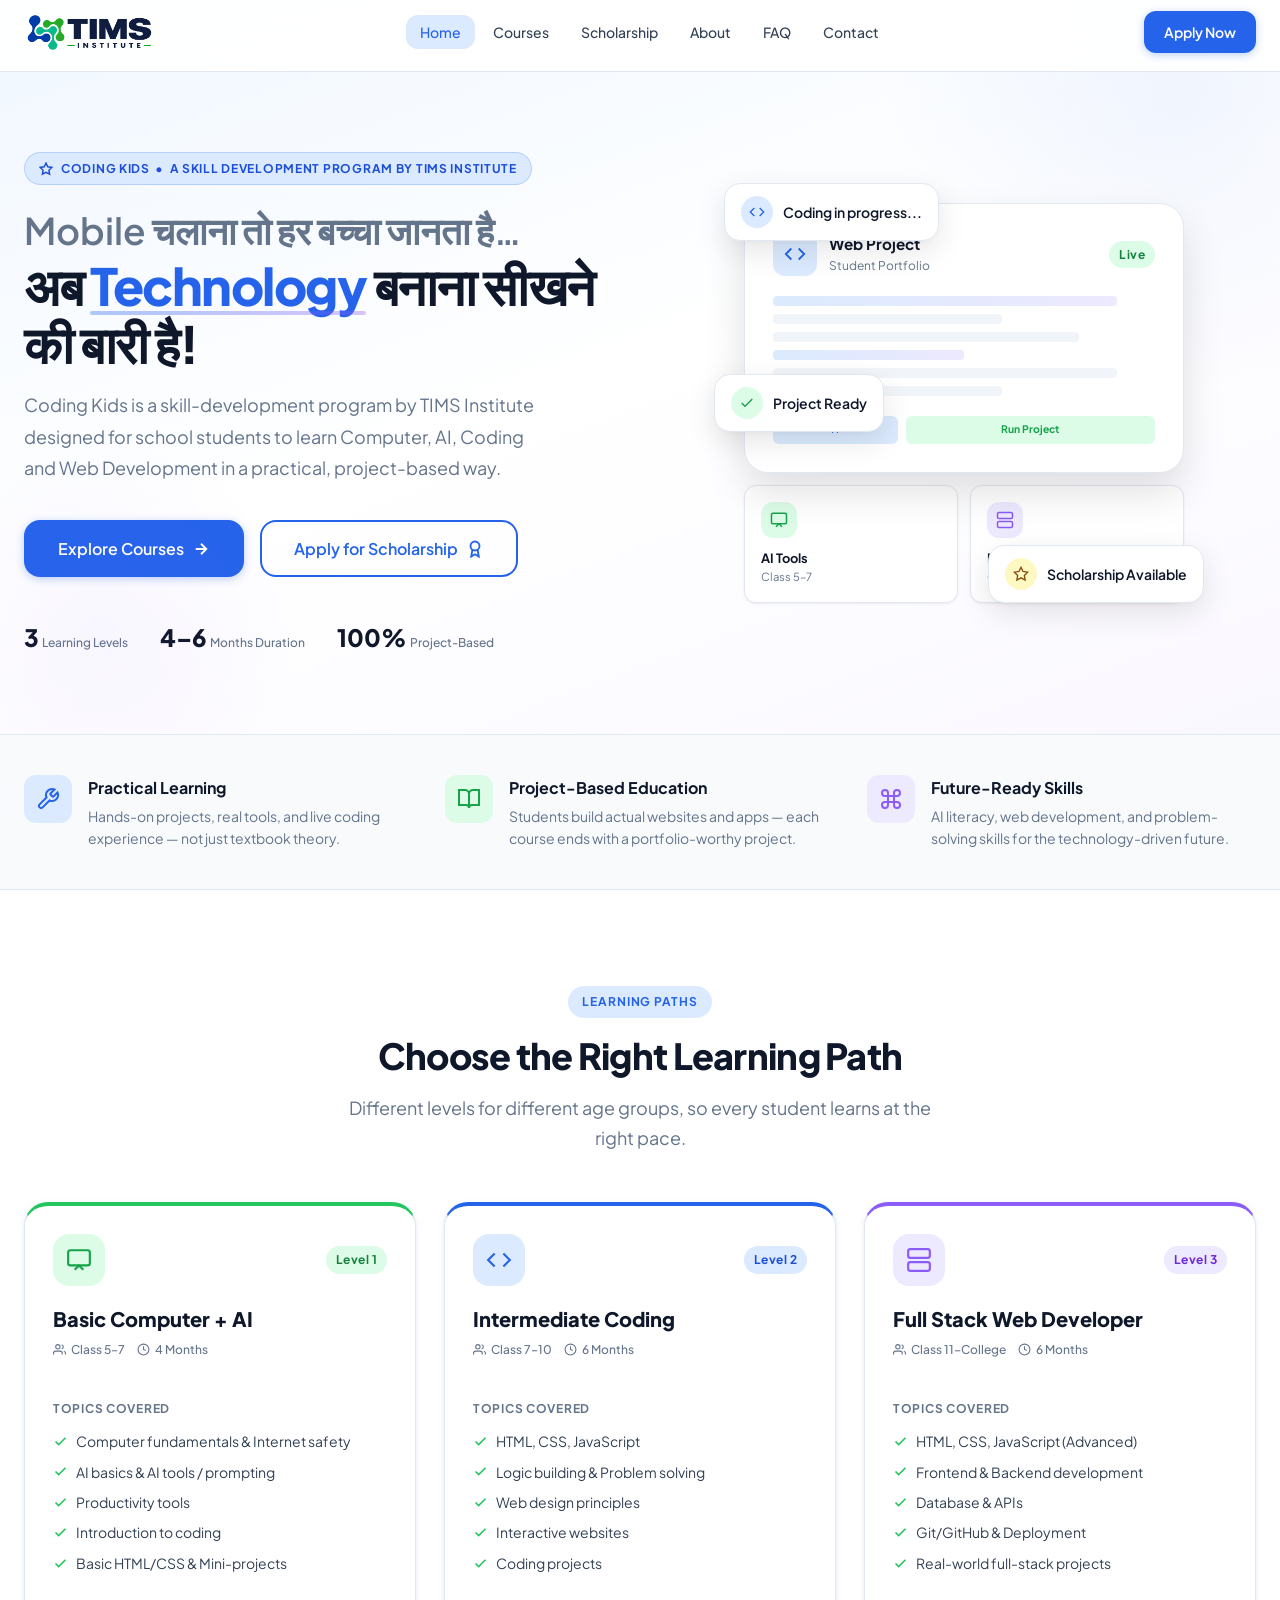
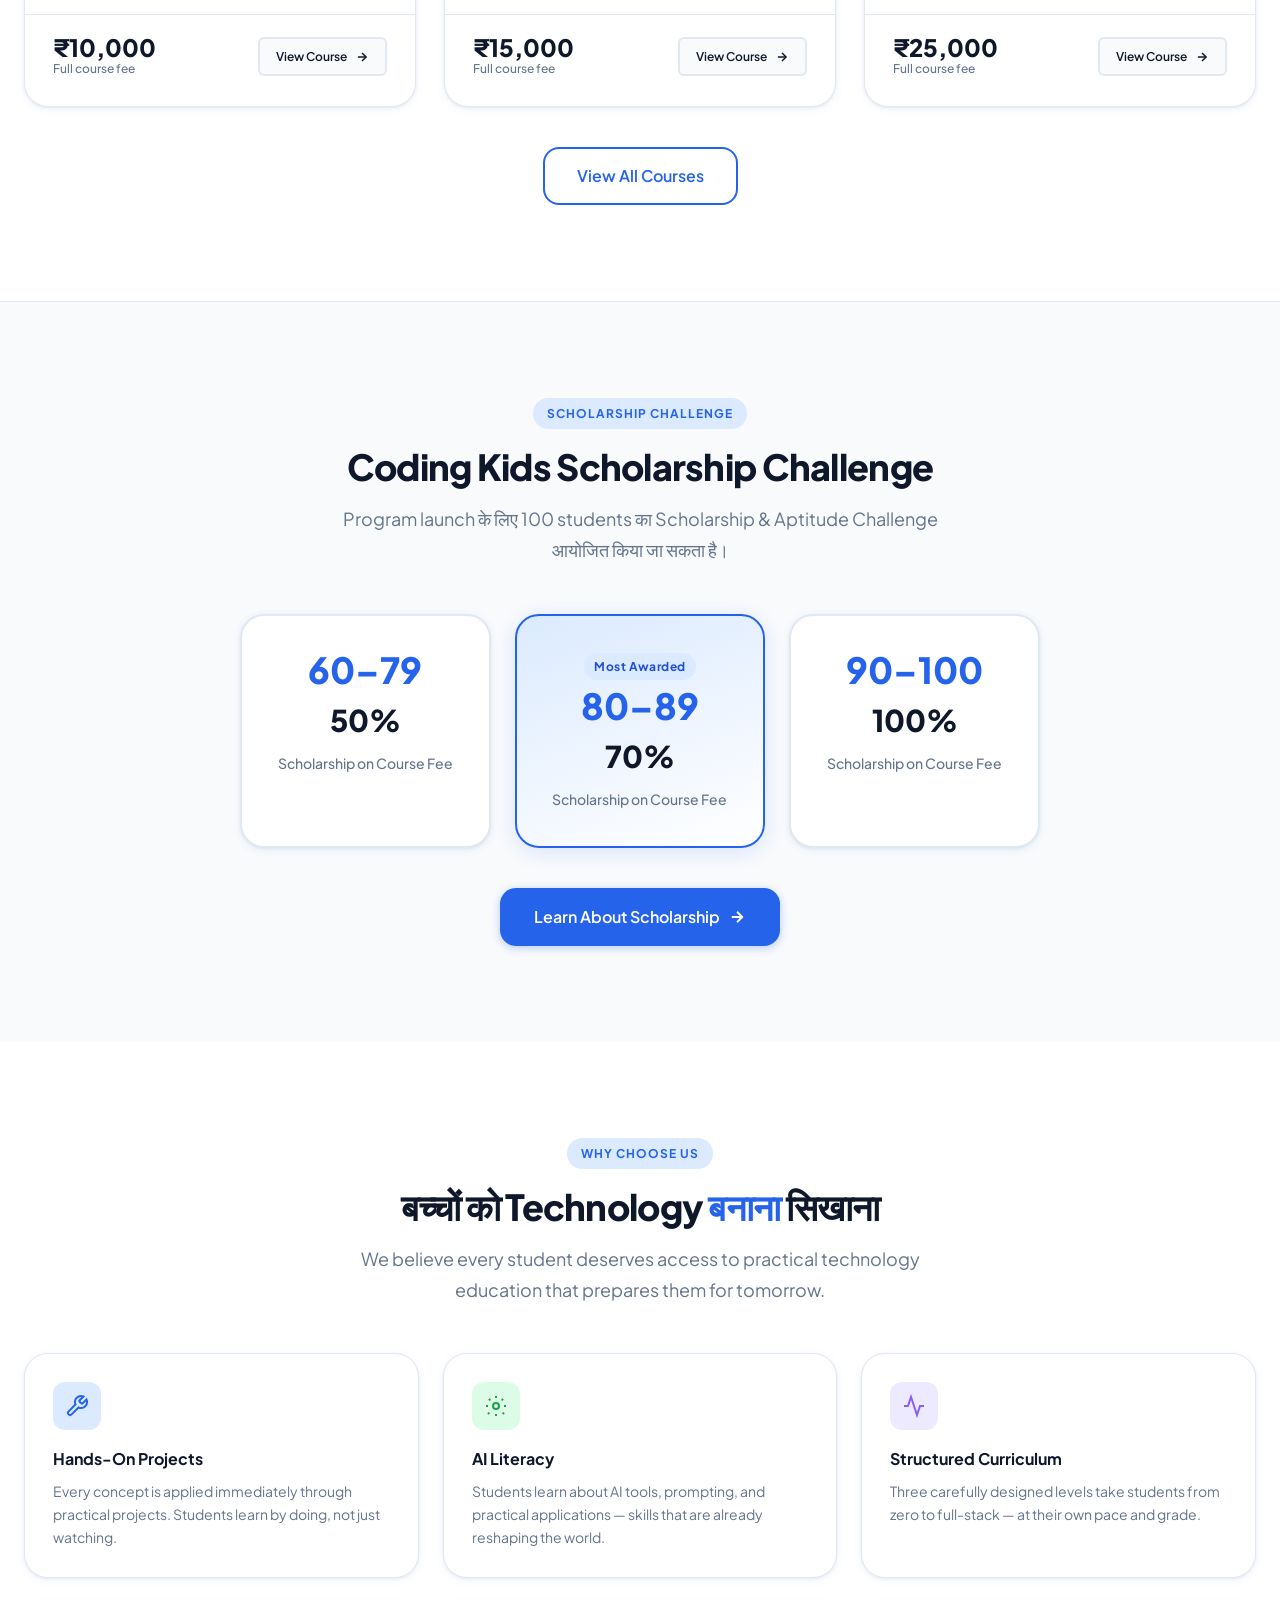
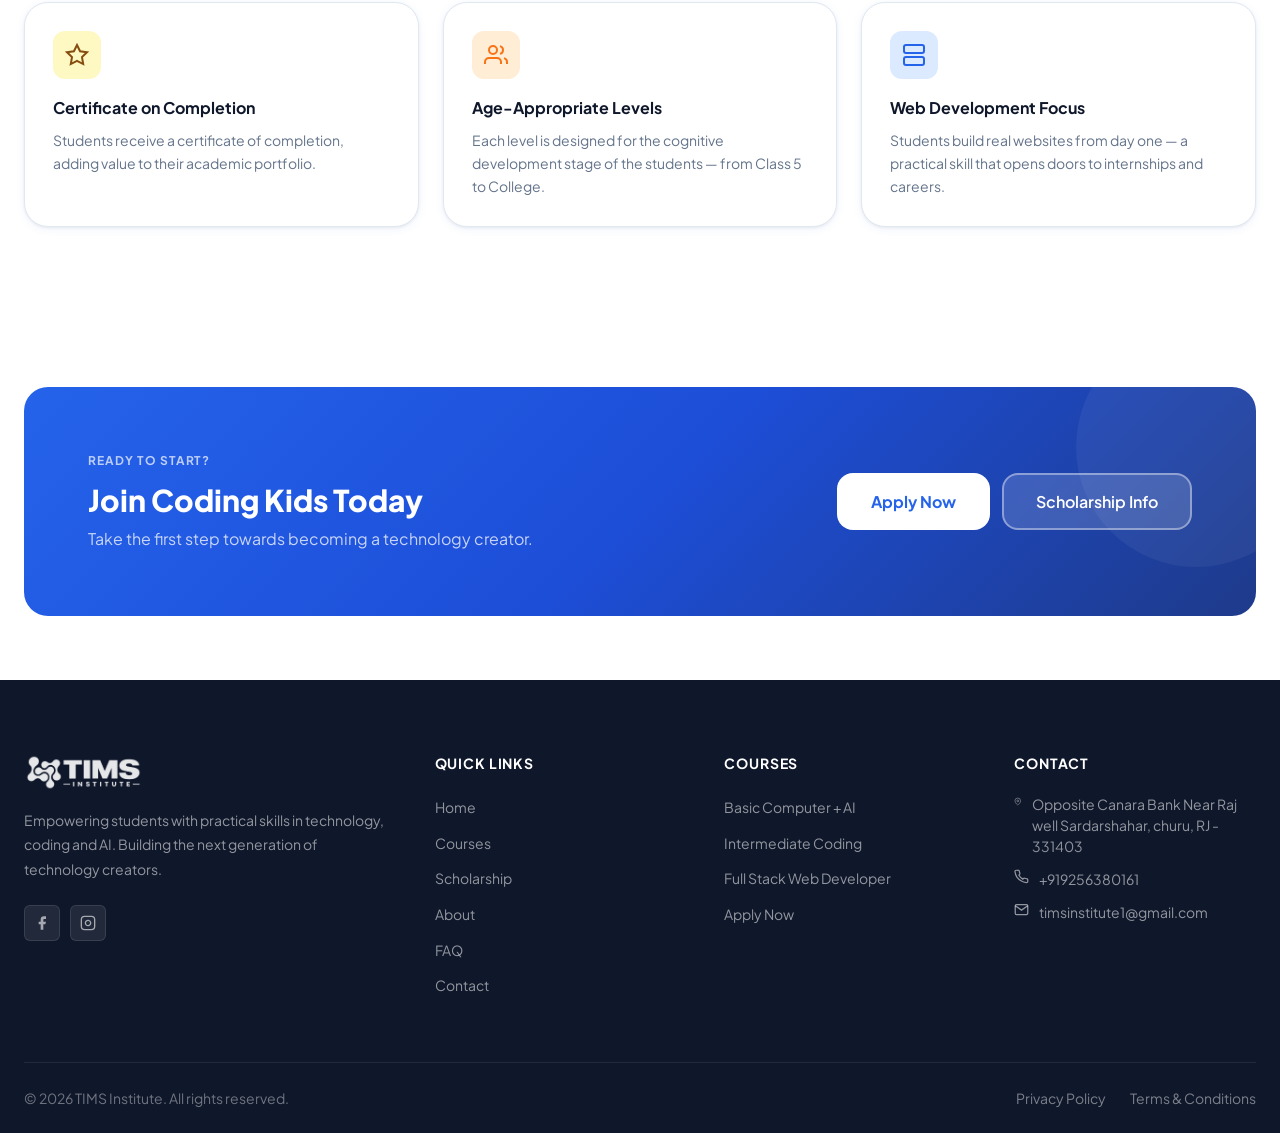
<file: index.html>
<!DOCTYPE html>
<html lang="en">
<head>
  <meta charset="UTF-8" />
  <meta name="viewport" content="width=device-width, initial-scale=1.0" />
  <title>Coding Kids — A Skill Development Program by TIMS Institute</title>
  <meta name="description" content="Coding Kids by TIMS Institute teaches school students Computer, AI, Coding and Web Development through a practical, project-based approach. Explore courses and apply now." />
  <meta name="keywords" content="coding kids, TIMS Institute, coding for kids, AI for students, web development, programming, school coding program" />
  <meta property="og:title" content="Coding Kids — TIMS Institute" />
  <meta property="og:description" content="Empowering school students to build technology, not just use it." />
  <meta property="og:type" content="website" />
  <link rel="icon" type="image/png" href="assets/images/icon.png" />
  <link rel="stylesheet" href="assets/css/style.css" />
</head>
<body>

  <!-- ── NAVBAR ────────────────────────────────────────────── -->
  <header>
    <nav class="navbar" role="navigation" aria-label="Main navigation">
      <div class="container">
        <div class="navbar-inner">
          <a href="index.html" class="navbar-logo" aria-label="TIMS Institute Home">
            <img src="assets/images/TimsLogo.png" alt="TIMS Institute — Coding Kids" />
          </a>
          <ul class="navbar-nav" role="list">
            <li><a href="index.html" class="active">Home</a></li>
            <li><a href="courses.html">Courses</a></li>
            <li><a href="scholarship.html">Scholarship</a></li>
            <li><a href="about.html">About</a></li>
            <li><a href="faq.html">FAQ</a></li>
            <li><a href="contact.html">Contact</a></li>
          </ul>
          <div class="navbar-actions">
            <a href="apply.html" class="btn btn-primary">Apply Now</a>
            <button class="hamburger" aria-label="Open menu" aria-expanded="false" aria-controls="mobile-menu">
              <span></span><span></span><span></span>
            </button>
          </div>
        </div>
      </div>
    </nav>

    <!-- Mobile Menu -->
    <div class="mobile-menu" id="mobile-menu" aria-hidden="true">
      <div class="mobile-menu-panel">
        <nav class="mobile-menu-nav">
          <a href="index.html">
            <svg width="18" height="18" fill="none" stroke="currentColor" stroke-width="2" viewBox="0 0 24 24"><path d="M3 9l9-7 9 7v11a2 2 0 0 1-2 2H5a2 2 0 0 1-2-2z"/><polyline points="9 22 9 12 15 12 15 22"/></svg>
            Home
          </a>
          <a href="courses.html">
            <svg width="18" height="18" fill="none" stroke="currentColor" stroke-width="2" viewBox="0 0 24 24"><rect x="2" y="3" width="20" height="14" rx="2"/><polyline points="8 21 12 17 16 21"/></svg>
            Courses
          </a>
          <a href="scholarship.html">
            <svg width="18" height="18" fill="none" stroke="currentColor" stroke-width="2" viewBox="0 0 24 24"><circle cx="12" cy="8" r="6"/><path d="M15.477 12.89L17 22l-5-3-5 3 1.523-9.11"/></svg>
            Scholarship
          </a>
          <a href="about.html">
            <svg width="18" height="18" fill="none" stroke="currentColor" stroke-width="2" viewBox="0 0 24 24"><circle cx="12" cy="12" r="10"/><line x1="12" y1="8" x2="12" y2="12"/><line x1="12" y1="16" x2="12.01" y2="16"/></svg>
            About
          </a>
          <a href="faq.html">
            <svg width="18" height="18" fill="none" stroke="currentColor" stroke-width="2" viewBox="0 0 24 24"><circle cx="12" cy="12" r="10"/><path d="M9.09 9a3 3 0 0 1 5.83 1c0 2-3 3-3 3"/><line x1="12" y1="17" x2="12.01" y2="17"/></svg>
            FAQ
          </a>
          <a href="contact.html">
            <svg width="18" height="18" fill="none" stroke="currentColor" stroke-width="2" viewBox="0 0 24 24"><path d="M22 16.92v3a2 2 0 0 1-2.18 2 19.79 19.79 0 0 1-8.63-3.07A19.5 19.5 0 0 1 4.69 13a19.79 19.79 0 0 1-3.07-8.67A2 2 0 0 1 3.56 2h3a2 2 0 0 1 2 1.72c.127.96.361 1.903.7 2.81a2 2 0 0 1-.45 2.11L7.91 9.91a16 16 0 0 0 6.29 6.29l.91-.91a2 2 0 0 1 2.11-.45 12.84 12.84 0 0 0 2.81.7A2 2 0 0 1 22 16.92z"/></svg>
            Contact
          </a>
        </nav>
        <a href="apply.html" class="btn btn-primary btn-full">Apply Now</a>
      </div>
    </div>
  </header>

  <main>
    <!-- ── HERO ──────────────────────────────────────────────── -->
    <section class="hero" aria-label="Hero">
      <div class="container">
        <div class="hero-inner">

          <!-- Content -->
          <div class="hero-content">
            <div class="hero-badge">
              <svg width="14" height="14" fill="none" stroke="currentColor" stroke-width="2.5" viewBox="0 0 24 24"><polygon points="12 2 15.09 8.26 22 9.27 17 14.14 18.18 21.02 12 17.77 5.82 21.02 7 14.14 2 9.27 8.91 8.26 12 2"/></svg>
              CODING KIDS &nbsp;&bull;&nbsp; A Skill Development Program by TIMS Institute
            </div>

            <h1 class="hero-title">
              <span class="hindi-line">Mobile चलाना तो हर बच्चा जानता है…</span>
              अब <span class="highlight">Technology</span> बनाना सीखने की बारी है!
            </h1>

            <p class="hero-description">
              Coding Kids is a skill-development program by TIMS Institute designed for school students to learn Computer, AI, Coding and Web Development in a practical, project-based way.
            </p>

            <div class="hero-actions">
              <a href="courses.html" class="btn btn-primary btn-lg">
                Explore Courses
                <svg width="18" height="18" fill="none" stroke="currentColor" stroke-width="2.5" viewBox="0 0 24 24"><line x1="5" y1="12" x2="19" y2="12"/><polyline points="12 5 19 12 12 19"/></svg>
              </a>
              <a href="scholarship.html" class="btn btn-outline btn-lg">
                Apply for Scholarship
                <svg width="18" height="18" fill="none" stroke="currentColor" stroke-width="2.5" viewBox="0 0 24 24"><circle cx="12" cy="8" r="6"/><path d="M15.477 12.89L17 22l-5-3-5 3 1.523-9.11"/></svg>
              </a>
            </div>

            <div class="hero-stats">
              <div class="hero-stat">
                <span class="hero-stat-value">3</span>
                <span class="hero-stat-label">Learning Levels</span>
              </div>
              <div class="hero-stat">
                <span class="hero-stat-value">4–6</span>
                <span class="hero-stat-label">Months Duration</span>
              </div>
              <div class="hero-stat">
                <span class="hero-stat-value">100%</span>
                <span class="hero-stat-label">Project-Based</span>
              </div>
            </div>
          </div>

          <!-- Hero Visual -->
          <div class="hero-visual" aria-hidden="true">
            <div class="hero-illustration">
              <div class="hero-card-stack">

                <!-- Floating badges -->
                <div class="hero-floating-badge top-left">
                  <div class="floating-dot blue">
                    <svg width="16" height="16" fill="none" stroke="currentColor" stroke-width="2" viewBox="0 0 24 24"><polyline points="16 18 22 12 16 6"/><polyline points="8 6 2 12 8 18"/></svg>
                  </div>
                  Coding in progress...
                </div>

                <div class="hero-floating-badge mid-left">
                  <div class="floating-dot green">
                    <svg width="16" height="16" fill="none" stroke="currentColor" stroke-width="2" viewBox="0 0 24 24"><polyline points="20 6 9 17 4 12"/></svg>
                  </div>
                  Project Ready
                </div>

                <!-- Main card -->
                <div class="hero-main-card">
                  <div class="hero-main-card-header">
                    <div class="hero-card-icon blue">
                      <svg width="22" height="22" fill="none" stroke="currentColor" stroke-width="2" viewBox="0 0 24 24"><polyline points="16 18 22 12 16 6"/><polyline points="8 6 2 12 8 18"/></svg>
                    </div>
                    <div>
                      <div style="font-weight:700;font-size:.95rem;color:var(--text)">Web Project</div>
                      <div style="font-size:.75rem;color:var(--muted)">Student Portfolio</div>
                    </div>
                    <div style="margin-left:auto"><span class="badge badge-green">Live</span></div>
                  </div>
                  <div class="hero-code-lines">
                    <div class="hero-code-line accent w-90"></div>
                    <div class="hero-code-line w-60"></div>
                    <div class="hero-code-line w-80"></div>
                    <div class="hero-code-line accent w-50"></div>
                    <div class="hero-code-line w-90"></div>
                    <div class="hero-code-line w-60"></div>
                    <div style="margin-top:12px;display:flex;gap:8px">
                      <div style="height:28px;flex:1;background:var(--primary-light);border-radius:6px;display:flex;align-items:center;justify-content:center">
                        <svg width="12" height="12" fill="none" stroke="var(--primary)" stroke-width="2" viewBox="0 0 24 24"><polyline points="16 18 22 12 16 6"/><polyline points="8 6 2 12 8 18"/></svg>
                      </div>
                      <div style="height:28px;flex:2;background:var(--green-light);border-radius:6px;display:flex;align-items:center;justify-content:center">
                        <span style="font-size:.65rem;font-weight:700;color:#16a34a">Run Project</span>
                      </div>
                    </div>
                  </div>
                </div>

                <!-- Course mini cards -->
                <div style="display:grid;grid-template-columns:1fr 1fr;gap:12px;margin-top:12px">
                  <div style="background:var(--background);border:1px solid var(--border);border-radius:12px;padding:16px;box-shadow:var(--shadow-sm)">
                    <div class="hero-card-icon green" style="width:36px;height:36px;margin-bottom:10px">
                      <svg width="18" height="18" fill="none" stroke="currentColor" stroke-width="2" viewBox="0 0 24 24"><rect x="2" y="3" width="20" height="14" rx="2"/><polyline points="8 21 12 17 16 21"/></svg>
                    </div>
                    <div style="font-size:.8rem;font-weight:700;color:var(--text)">AI Tools</div>
                    <div style="font-size:.7rem;color:var(--muted)">Class 5–7</div>
                  </div>
                  <div style="background:var(--background);border:1px solid var(--border);border-radius:12px;padding:16px;box-shadow:var(--shadow-sm)">
                    <div class="hero-card-icon purple" style="width:36px;height:36px;margin-bottom:10px">
                      <svg width="18" height="18" fill="none" stroke="currentColor" stroke-width="2" viewBox="0 0 24 24"><rect x="2" y="2" width="20" height="8" rx="2"/><rect x="2" y="14" width="20" height="8" rx="2"/><line x1="6" y1="6" x2="6.01" y2="6"/><line x1="6" y1="18" x2="6.01" y2="18"/></svg>
                    </div>
                    <div style="font-size:.8rem;font-weight:700;color:var(--text)">Full Stack</div>
                    <div style="font-size:.7rem;color:var(--muted)">Class 11+</div>
                  </div>
                </div>

                <div class="hero-floating-badge bottom-right">
                  <div class="floating-dot accent">
                    <svg width="16" height="16" fill="none" stroke="currentColor" stroke-width="2" viewBox="0 0 24 24"><polygon points="12 2 15.09 8.26 22 9.27 17 14.14 18.18 21.02 12 17.77 5.82 21.02 7 14.14 2 9.27 8.91 8.26 12 2"/></svg>
                  </div>
                  Scholarship Available
                </div>

              </div>
            </div>
          </div>

        </div>
      </div>
    </section>

    <!-- ── HIGHLIGHTS ─────────────────────────────────────────── -->
    <section class="highlights" aria-label="Key highlights">
      <div class="container">
        <div class="highlights-grid">

          <div class="highlight-item reveal">
            <div class="highlight-icon blue" aria-hidden="true">
              <svg width="24" height="24" fill="none" stroke="currentColor" stroke-width="2" viewBox="0 0 24 24"><path d="M14.7 6.3a1 1 0 0 0 0 1.4l1.6 1.6a1 1 0 0 0 1.4 0l3.77-3.77a6 6 0 0 1-7.94 7.94l-6.91 6.91a2.12 2.12 0 0 1-3-3l6.91-6.91a6 6 0 0 1 7.94-7.94l-3.76 3.76z"/></svg>
            </div>
            <div>
              <div class="highlight-title">Practical Learning</div>
              <div class="highlight-desc">Hands-on projects, real tools, and live coding experience — not just textbook theory.</div>
            </div>
          </div>

          <div class="highlight-item reveal reveal-delay-1">
            <div class="highlight-icon green" aria-hidden="true">
              <svg width="24" height="24" fill="none" stroke="currentColor" stroke-width="2" viewBox="0 0 24 24"><path d="M2 3h6a4 4 0 0 1 4 4v14a3 3 0 0 0-3-3H2z"/><path d="M22 3h-6a4 4 0 0 0-4 4v14a3 3 0 0 1 3-3h7z"/></svg>
            </div>
            <div>
              <div class="highlight-title">Project-Based Education</div>
              <div class="highlight-desc">Students build actual websites and apps — each course ends with a portfolio-worthy project.</div>
            </div>
          </div>

          <div class="highlight-item reveal reveal-delay-2">
            <div class="highlight-icon purple" aria-hidden="true">
              <svg width="24" height="24" fill="none" stroke="currentColor" stroke-width="2" viewBox="0 0 24 24"><path d="M18 3a3 3 0 0 0-3 3v12a3 3 0 0 0 3 3 3 3 0 0 0 3-3 3 3 0 0 0-3-3H6a3 3 0 0 0-3 3 3 3 0 0 0 3 3 3 3 0 0 0 3-3V6a3 3 0 0 0-3-3 3 3 0 0 0-3 3 3 3 0 0 0 3 3h12a3 3 0 0 0 3-3 3 3 0 0 0-3-3z"/></svg>
            </div>
            <div>
              <div class="highlight-title">Future-Ready Skills</div>
              <div class="highlight-desc">AI literacy, web development, and problem-solving skills for the technology-driven future.</div>
            </div>
          </div>

        </div>
      </div>
    </section>

    <!-- ── COURSES PREVIEW ─────────────────────────────────────── -->
    <section class="section" id="courses" aria-labelledby="courses-heading">
      <div class="container">
        <div class="section-header centered text-center">
          <span class="section-label">Learning Paths</span>
          <h2 class="section-title" id="courses-heading">Choose the Right Learning Path</h2>
          <p class="section-subtitle centered">Different levels for different age groups, so every student learns at the right pace.</p>
        </div>

        <div class="courses-grid">

          <!-- Level 1 -->
          <div class="course-card green-accent reveal">
            <div class="course-card-header">
              <div class="course-card-level">
                <div class="course-card-icon green" aria-hidden="true">
                  <svg width="26" height="26" fill="none" stroke="currentColor" stroke-width="2" viewBox="0 0 24 24"><rect x="2" y="3" width="20" height="14" rx="2"/><polyline points="8 21 12 17 16 21"/></svg>
                </div>
                <span class="badge badge-green">Level 1</span>
              </div>
              <h3 class="course-card-title">Basic Computer + AI</h3>
              <div class="course-card-meta">
                <span class="course-meta-item">
                  <svg width="13" height="13" fill="none" stroke="currentColor" stroke-width="2" viewBox="0 0 24 24"><path d="M17 21v-2a4 4 0 0 0-4-4H5a4 4 0 0 0-4 4v2"/><circle cx="9" cy="7" r="4"/><path d="M23 21v-2a4 4 0 0 0-3-3.87"/><path d="M16 3.13a4 4 0 0 1 0 7.75"/></svg>
                  Class 5–7
                </span>
                <span class="course-meta-item">
                  <svg width="13" height="13" fill="none" stroke="currentColor" stroke-width="2" viewBox="0 0 24 24"><circle cx="12" cy="12" r="10"/><polyline points="12 6 12 12 16 14"/></svg>
                  4 Months
                </span>
              </div>
            </div>

            <div class="course-card-body">
              <div class="course-topics-title">Topics Covered</div>
              <ul class="course-topics-list" role="list">
                <li class="course-topic-item">
                  <svg width="15" height="15" fill="none" stroke="currentColor" stroke-width="2.5" viewBox="0 0 24 24"><polyline points="20 6 9 17 4 12"/></svg>
                  Computer fundamentals & Internet safety
                </li>
                <li class="course-topic-item">
                  <svg width="15" height="15" fill="none" stroke="currentColor" stroke-width="2.5" viewBox="0 0 24 24"><polyline points="20 6 9 17 4 12"/></svg>
                  AI basics & AI tools / prompting
                </li>
                <li class="course-topic-item">
                  <svg width="15" height="15" fill="none" stroke="currentColor" stroke-width="2.5" viewBox="0 0 24 24"><polyline points="20 6 9 17 4 12"/></svg>
                  Productivity tools
                </li>
                <li class="course-topic-item">
                  <svg width="15" height="15" fill="none" stroke="currentColor" stroke-width="2.5" viewBox="0 0 24 24"><polyline points="20 6 9 17 4 12"/></svg>
                  Introduction to coding
                </li>
                <li class="course-topic-item">
                  <svg width="15" height="15" fill="none" stroke="currentColor" stroke-width="2.5" viewBox="0 0 24 24"><polyline points="20 6 9 17 4 12"/></svg>
                  Basic HTML/CSS & Mini-projects
                </li>
              </ul>
            </div>

            <div class="course-card-footer">
              <div>
                <div class="course-price-value">₹10,000</div>
                <div class="course-price-label">Full course fee</div>
              </div>
              <a href="course-details.html?course=basic" class="btn btn-ghost btn-sm">
                View Course
                <svg width="14" height="14" fill="none" stroke="currentColor" stroke-width="2.5" viewBox="0 0 24 24"><line x1="5" y1="12" x2="19" y2="12"/><polyline points="12 5 19 12 12 19"/></svg>
              </a>
            </div>
          </div>

          <!-- Level 2 -->
          <div class="course-card blue-accent reveal reveal-delay-1">
            <div class="course-card-header">
              <div class="course-card-level">
                <div class="course-card-icon blue" aria-hidden="true">
                  <svg width="26" height="26" fill="none" stroke="currentColor" stroke-width="2" viewBox="0 0 24 24"><polyline points="16 18 22 12 16 6"/><polyline points="8 6 2 12 8 18"/></svg>
                </div>
                <span class="badge badge-blue">Level 2</span>
              </div>
              <h3 class="course-card-title">Intermediate Coding</h3>
              <div class="course-card-meta">
                <span class="course-meta-item">
                  <svg width="13" height="13" fill="none" stroke="currentColor" stroke-width="2" viewBox="0 0 24 24"><path d="M17 21v-2a4 4 0 0 0-4-4H5a4 4 0 0 0-4 4v2"/><circle cx="9" cy="7" r="4"/><path d="M23 21v-2a4 4 0 0 0-3-3.87"/><path d="M16 3.13a4 4 0 0 1 0 7.75"/></svg>
                  Class 7–10
                </span>
                <span class="course-meta-item">
                  <svg width="13" height="13" fill="none" stroke="currentColor" stroke-width="2" viewBox="0 0 24 24"><circle cx="12" cy="12" r="10"/><polyline points="12 6 12 12 16 14"/></svg>
                  6 Months
                </span>
              </div>
            </div>

            <div class="course-card-body">
              <div class="course-topics-title">Topics Covered</div>
              <ul class="course-topics-list" role="list">
                <li class="course-topic-item">
                  <svg width="15" height="15" fill="none" stroke="currentColor" stroke-width="2.5" viewBox="0 0 24 24"><polyline points="20 6 9 17 4 12"/></svg>
                  HTML, CSS, JavaScript
                </li>
                <li class="course-topic-item">
                  <svg width="15" height="15" fill="none" stroke="currentColor" stroke-width="2.5" viewBox="0 0 24 24"><polyline points="20 6 9 17 4 12"/></svg>
                  Logic building & Problem solving
                </li>
                <li class="course-topic-item">
                  <svg width="15" height="15" fill="none" stroke="currentColor" stroke-width="2.5" viewBox="0 0 24 24"><polyline points="20 6 9 17 4 12"/></svg>
                  Web design principles
                </li>
                <li class="course-topic-item">
                  <svg width="15" height="15" fill="none" stroke="currentColor" stroke-width="2.5" viewBox="0 0 24 24"><polyline points="20 6 9 17 4 12"/></svg>
                  Interactive websites
                </li>
                <li class="course-topic-item">
                  <svg width="15" height="15" fill="none" stroke="currentColor" stroke-width="2.5" viewBox="0 0 24 24"><polyline points="20 6 9 17 4 12"/></svg>
                  Coding projects
                </li>
              </ul>
            </div>

            <div class="course-card-footer">
              <div>
                <div class="course-price-value">₹15,000</div>
                <div class="course-price-label">Full course fee</div>
              </div>
              <a href="course-details.html?course=intermediate" class="btn btn-ghost btn-sm">
                View Course
                <svg width="14" height="14" fill="none" stroke="currentColor" stroke-width="2.5" viewBox="0 0 24 24"><line x1="5" y1="12" x2="19" y2="12"/><polyline points="12 5 19 12 12 19"/></svg>
              </a>
            </div>
          </div>

          <!-- Level 3 -->
          <div class="course-card purple-accent reveal reveal-delay-2">
            <div class="course-card-header">
              <div class="course-card-level">
                <div class="course-card-icon purple" aria-hidden="true">
                  <svg width="26" height="26" fill="none" stroke="currentColor" stroke-width="2" viewBox="0 0 24 24"><rect x="2" y="2" width="20" height="8" rx="2"/><rect x="2" y="14" width="20" height="8" rx="2"/><line x1="6" y1="6" x2="6.01" y2="6"/><line x1="6" y1="18" x2="6.01" y2="18"/></svg>
                </div>
                <span class="badge badge-purple">Level 3</span>
              </div>
              <h3 class="course-card-title">Full Stack Web Developer</h3>
              <div class="course-card-meta">
                <span class="course-meta-item">
                  <svg width="13" height="13" fill="none" stroke="currentColor" stroke-width="2" viewBox="0 0 24 24"><path d="M17 21v-2a4 4 0 0 0-4-4H5a4 4 0 0 0-4 4v2"/><circle cx="9" cy="7" r="4"/><path d="M23 21v-2a4 4 0 0 0-3-3.87"/><path d="M16 3.13a4 4 0 0 1 0 7.75"/></svg>
                  Class 11–College
                </span>
                <span class="course-meta-item">
                  <svg width="13" height="13" fill="none" stroke="currentColor" stroke-width="2" viewBox="0 0 24 24"><circle cx="12" cy="12" r="10"/><polyline points="12 6 12 12 16 14"/></svg>
                  6 Months
                </span>
              </div>
            </div>

            <div class="course-card-body">
              <div class="course-topics-title">Topics Covered</div>
              <ul class="course-topics-list" role="list">
                <li class="course-topic-item">
                  <svg width="15" height="15" fill="none" stroke="currentColor" stroke-width="2.5" viewBox="0 0 24 24"><polyline points="20 6 9 17 4 12"/></svg>
                  HTML, CSS, JavaScript (Advanced)
                </li>
                <li class="course-topic-item">
                  <svg width="15" height="15" fill="none" stroke="currentColor" stroke-width="2.5" viewBox="0 0 24 24"><polyline points="20 6 9 17 4 12"/></svg>
                  Frontend & Backend development
                </li>
                <li class="course-topic-item">
                  <svg width="15" height="15" fill="none" stroke="currentColor" stroke-width="2.5" viewBox="0 0 24 24"><polyline points="20 6 9 17 4 12"/></svg>
                  Database & APIs
                </li>
                <li class="course-topic-item">
                  <svg width="15" height="15" fill="none" stroke="currentColor" stroke-width="2.5" viewBox="0 0 24 24"><polyline points="20 6 9 17 4 12"/></svg>
                  Git/GitHub & Deployment
                </li>
                <li class="course-topic-item">
                  <svg width="15" height="15" fill="none" stroke="currentColor" stroke-width="2.5" viewBox="0 0 24 24"><polyline points="20 6 9 17 4 12"/></svg>
                  Real-world full-stack projects
                </li>
              </ul>
            </div>

            <div class="course-card-footer">
              <div>
                <div class="course-price-value">₹25,000</div>
                <div class="course-price-label">Full course fee</div>
              </div>
              <a href="course-details.html?course=fullstack" class="btn btn-ghost btn-sm">
                View Course
                <svg width="14" height="14" fill="none" stroke="currentColor" stroke-width="2.5" viewBox="0 0 24 24"><line x1="5" y1="12" x2="19" y2="12"/><polyline points="12 5 19 12 12 19"/></svg>
              </a>
            </div>
          </div>

        </div>

        <div style="text-align:center;margin-top:40px">
          <a href="courses.html" class="btn btn-outline btn-lg">View All Courses</a>
        </div>
      </div>
    </section>

    <!-- ── SCHOLARSHIP TEASER ─────────────────────────────────── -->
    <section class="section" style="background:var(--surface);border-top:1px solid var(--border)" aria-labelledby="scholarship-heading">
      <div class="container">
        <div class="section-header centered text-center">
          <span class="section-label">Scholarship Challenge</span>
          <h2 class="section-title" id="scholarship-heading">Coding Kids Scholarship Challenge</h2>
          <p class="section-subtitle centered">Program launch के लिए 100 students का Scholarship &amp; Aptitude Challenge आयोजित किया जा सकता है।</p>
        </div>

        <div class="scholarship-levels reveal" style="max-width:800px;margin:48px auto 0">
          <div class="scholarship-level-card">
            <div class="scholarship-score">60–79</div>
            <div class="scholarship-percent">50%</div>
            <div class="scholarship-level-label">Scholarship on Course Fee</div>
          </div>
          <div class="scholarship-level-card featured">
            <div style="margin-bottom:8px">
              <span class="badge badge-blue">Most Awarded</span>
            </div>
            <div class="scholarship-score">80–89</div>
            <div class="scholarship-percent">70%</div>
            <div class="scholarship-level-label">Scholarship on Course Fee</div>
          </div>
          <div class="scholarship-level-card">
            <div class="scholarship-score">90–100</div>
            <div class="scholarship-percent">100%</div>
            <div class="scholarship-level-label">Scholarship on Course Fee</div>
          </div>
        </div>

        <div style="text-align:center;margin-top:40px">
          <a href="scholarship.html" class="btn btn-primary btn-lg">
            Learn About Scholarship
            <svg width="18" height="18" fill="none" stroke="currentColor" stroke-width="2.5" viewBox="0 0 24 24"><line x1="5" y1="12" x2="19" y2="12"/><polyline points="12 5 19 12 12 19"/></svg>
          </a>
        </div>
      </div>
    </section>

    <!-- ── WHY CODING KIDS ─────────────────────────────────────── -->
    <section class="section" aria-labelledby="why-heading">
      <div class="container">
        <div class="section-header centered text-center">
          <span class="section-label">Why Choose Us</span>
          <h2 class="section-title" id="why-heading">बच्चों को Technology <span style="color:var(--primary)">बनाना</span> सिखाना</h2>
          <p class="section-subtitle centered">We believe every student deserves access to practical technology education that prepares them for tomorrow.</p>
        </div>

        <div class="about-values-grid" style="margin-top:48px">
          <div class="value-card reveal">
            <div class="value-icon blue" aria-hidden="true">
              <svg width="24" height="24" fill="none" stroke="currentColor" stroke-width="2" viewBox="0 0 24 24"><path d="M14.7 6.3a1 1 0 0 0 0 1.4l1.6 1.6a1 1 0 0 0 1.4 0l3.77-3.77a6 6 0 0 1-7.94 7.94l-6.91 6.91a2.12 2.12 0 0 1-3-3l6.91-6.91a6 6 0 0 1 7.94-7.94l-3.76 3.76z"/></svg>
            </div>
            <div class="value-title">Hands-On Projects</div>
            <div class="value-desc">Every concept is applied immediately through practical projects. Students learn by doing, not just watching.</div>
          </div>
          <div class="value-card reveal reveal-delay-1">
            <div class="value-icon green" aria-hidden="true">
              <svg width="24" height="24" fill="none" stroke="currentColor" stroke-width="2" viewBox="0 0 24 24"><circle cx="12" cy="12" r="3"/><path d="M19.07 4.93l-1.41 1.41M5.34 18.66l-1.41 1.41M12 2v2M12 20v2M4.93 4.93l1.41 1.41M18.66 18.66l1.41 1.41M2 12h2M20 12h2"/></svg>
            </div>
            <div class="value-title">AI Literacy</div>
            <div class="value-desc">Students learn about AI tools, prompting, and practical applications — skills that are already reshaping the world.</div>
          </div>
          <div class="value-card reveal reveal-delay-2">
            <div class="value-icon purple" aria-hidden="true">
              <svg width="24" height="24" fill="none" stroke="currentColor" stroke-width="2" viewBox="0 0 24 24"><polyline points="22 12 18 12 15 21 9 3 6 12 2 12"/></svg>
            </div>
            <div class="value-title">Structured Curriculum</div>
            <div class="value-desc">Three carefully designed levels take students from zero to full-stack — at their own pace and grade.</div>
          </div>
          <div class="value-card reveal">
            <div class="value-icon accent" aria-hidden="true">
              <svg width="24" height="24" fill="none" stroke="currentColor" stroke-width="2" viewBox="0 0 24 24"><polygon points="12 2 15.09 8.26 22 9.27 17 14.14 18.18 21.02 12 17.77 5.82 21.02 7 14.14 2 9.27 8.91 8.26 12 2"/></svg>
            </div>
            <div class="value-title">Certificate on Completion</div>
            <div class="value-desc">Students receive a certificate of completion, adding value to their academic portfolio.</div>
          </div>
          <div class="value-card reveal reveal-delay-1">
            <div class="value-icon orange" aria-hidden="true">
              <svg width="24" height="24" fill="none" stroke="currentColor" stroke-width="2" viewBox="0 0 24 24"><path d="M17 21v-2a4 4 0 0 0-4-4H5a4 4 0 0 0-4 4v2"/><circle cx="9" cy="7" r="4"/><path d="M23 21v-2a4 4 0 0 0-3-3.87"/><path d="M16 3.13a4 4 0 0 1 0 7.75"/></svg>
            </div>
            <div class="value-title">Age-Appropriate Levels</div>
            <div class="value-desc">Each level is designed for the cognitive development stage of the students — from Class 5 to College.</div>
          </div>
          <div class="value-card reveal reveal-delay-2">
            <div class="value-icon blue" aria-hidden="true">
              <svg width="24" height="24" fill="none" stroke="currentColor" stroke-width="2" viewBox="0 0 24 24"><rect x="2" y="2" width="20" height="8" rx="2"/><rect x="2" y="14" width="20" height="8" rx="2"/><line x1="6" y1="6" x2="6.01" y2="6"/><line x1="6" y1="18" x2="6.01" y2="18"/></svg>
            </div>
            <div class="value-title">Web Development Focus</div>
            <div class="value-desc">Students build real websites from day one — a practical skill that opens doors to internships and careers.</div>
          </div>
        </div>
      </div>
    </section>

    <!-- ── CTA ────────────────────────────────────────────────── -->
    <section class="section-sm" aria-label="Call to action">
      <div class="container">
        <div class="cta-banner reveal">
          <div class="cta-banner-content">
            <div class="cta-banner-label">Ready to start?</div>
            <div class="cta-banner-title">Join Coding Kids Today</div>
            <div class="cta-banner-sub">Take the first step towards becoming a technology creator.</div>
          </div>
          <div class="cta-banner-actions">
            <a href="apply.html" class="btn btn-white btn-lg">Apply Now</a>
            <a href="scholarship.html" class="btn btn-lg" style="background:rgba(255,255,255,.15);color:#fff;border:2px solid rgba(255,255,255,.4)">Scholarship Info</a>
          </div>
        </div>
      </div>
    </section>

  </main>

  <!-- ── FOOTER ─────────────────────────────────────────────── -->
  <footer class="footer" role="contentinfo">
    <div class="container">
      <div class="footer-grid">
        <div>
          <img src="assets/images/TimsLogo.png" alt="TIMS Institute" class="footer-brand-logo" />
          <p class="footer-brand-desc">Empowering students with practical skills in technology, coding and AI. Building the next generation of technology creators.</p>
          <div class="social-links">
            <a href="https://www.facebook.com/timslearning" class="social-link" aria-label="Facebook">
              <svg width="16" height="16" fill="currentColor" viewBox="0 0 24 24"><path d="M18 2h-3a5 5 0 0 0-5 5v3H7v4h3v8h4v-8h3l1-4h-4V7a1 1 0 0 1 1-1h3z"/></svg>
            </a>
            <a href="https://instagram.com/tims_institute" class="social-link" aria-label="Instagram">
              <svg width="16" height="16" fill="none" stroke="currentColor" stroke-width="2" viewBox="0 0 24 24"><rect x="2" y="2" width="20" height="20" rx="5" ry="5"/><path d="M16 11.37A4 4 0 1 1 12.63 8 4 4 0 0 1 16 11.37z"/><line x1="17.5" y1="6.5" x2="17.51" y2="6.5"/></svg>
            </a>
          </div>
        </div>
        <div>
          <h3 class="footer-heading">Quick Links</h3>
          <ul class="footer-links">
            <li><a href="index.html">Home</a></li>
            <li><a href="courses.html">Courses</a></li>
            <li><a href="scholarship.html">Scholarship</a></li>
            <li><a href="about.html">About</a></li>
            <li><a href="faq.html">FAQ</a></li>
            <li><a href="contact.html">Contact</a></li>
          </ul>
        </div>
        <div>
          <h3 class="footer-heading">Courses</h3>
          <ul class="footer-links">
            <li><a href="course-details.html?course=basic">Basic Computer + AI</a></li>
            <li><a href="course-details.html?course=intermediate">Intermediate Coding</a></li>
            <li><a href="course-details.html?course=fullstack">Full Stack Web Developer</a></li>
            <li><a href="apply.html">Apply Now</a></li>
          </ul>
        </div>
        <div>
          <h3 class="footer-heading">Contact</h3>
          <div class="footer-contact-item">
            <svg width="15" height="15" fill="none" stroke="currentColor" stroke-width="2" viewBox="0 0 24 24"><path d="M21 10c0 7-9 13-9 13s-9-6-9-13a9 9 0 0 1 18 0z"/><circle cx="12" cy="10" r="3"/></svg>
            Opposite Canara Bank Near Raj well Sardarshahar, churu, RJ - 331403
          </div>
          <div class="footer-contact-item">
            <svg width="15" height="15" fill="none" stroke="currentColor" stroke-width="2" viewBox="0 0 24 24"><path d="M22 16.92v3a2 2 0 0 1-2.18 2 19.79 19.79 0 0 1-8.63-3.07A19.5 19.5 0 0 1 4.69 13a19.79 19.79 0 0 1-3.07-8.67A2 2 0 0 1 3.56 2h3a2 2 0 0 1 2 1.72 12.84 12.84 0 0 0 .7 2.81 2 2 0 0 1-.45 2.11L7.91 9.91a16 16 0 0 0 6.29 6.29l.91-.91a2 2 0 0 1 2.11-.45 12.84 12.84 0 0 0 2.81.7A2 2 0 0 1 22 16.92z"/></svg>
            +919256380161
          </div>
          <div class="footer-contact-item">
            <svg width="15" height="15" fill="none" stroke="currentColor" stroke-width="2" viewBox="0 0 24 24"><path d="M4 4h16c1.1 0 2 .9 2 2v12c0 1.1-.9 2-2 2H4c-1.1 0-2-.9-2-2V6c0-1.1.9-2 2-2z"/><polyline points="22,6 12,13 2,6"/></svg>
            timsinstitute1@gmail.com
          </div>
        </div>
      </div>

      <div class="footer-bottom">
        <div class="footer-bottom-copy">&copy; 2026 TIMS Institute. All rights reserved.</div>
        <div class="footer-bottom-links">
          <a href="#">Privacy Policy</a>
          <a href="#">Terms &amp; Conditions</a>
        </div>
      </div>
    </div>
  </footer>

  <!-- Back to top -->
  <button class="back-to-top" aria-label="Back to top">
    <svg width="20" height="20" fill="none" stroke="currentColor" stroke-width="2.5" viewBox="0 0 24 24"><polyline points="18 15 12 9 6 15"/></svg>
  </button>

  <script src="assets/js/main.js"></script>
</body>
</html>
</file>
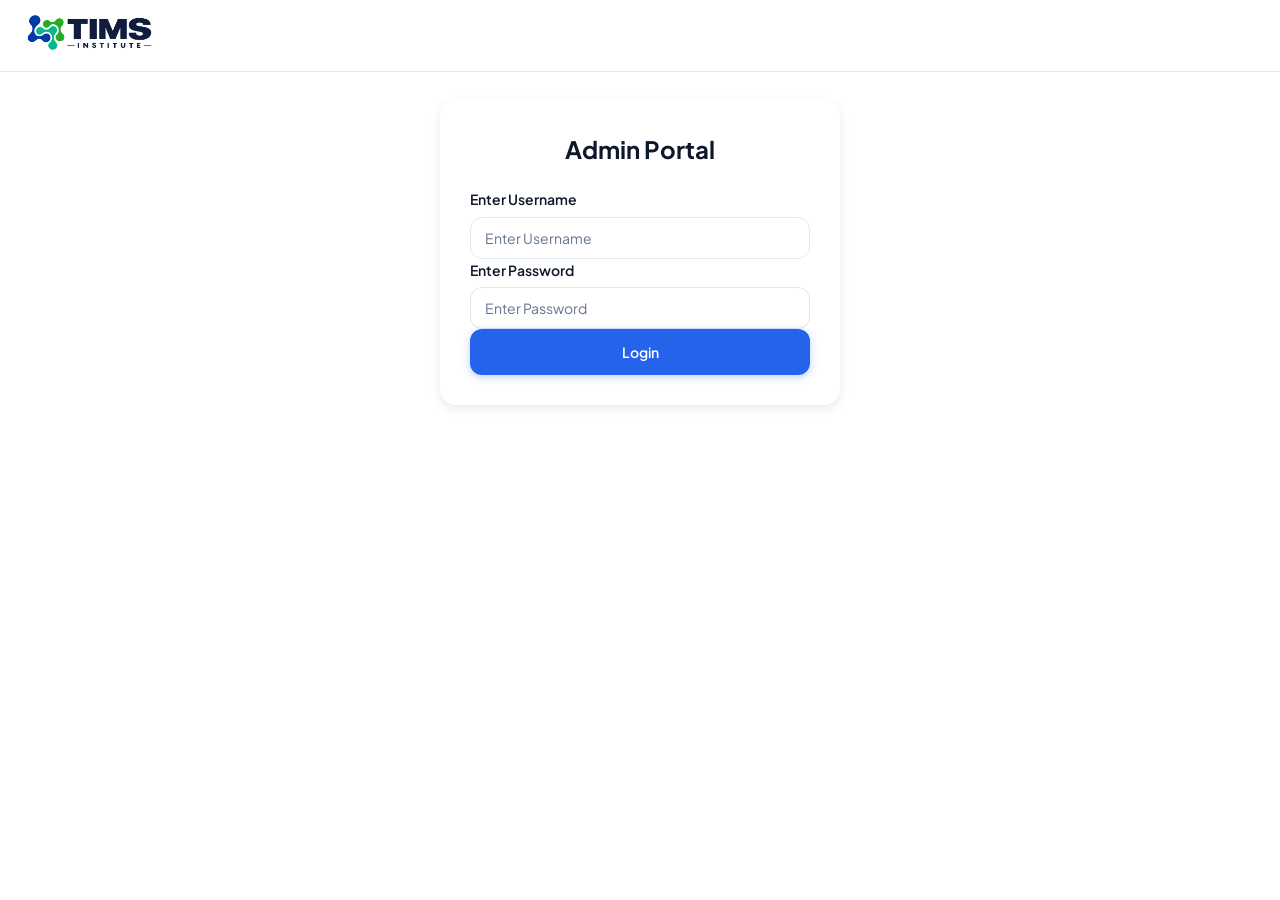
<file: admin/index.html>
<!DOCTYPE html>
<html lang="en">
<head>
  <meta charset="UTF-8" />
  <meta name="viewport" content="width=device-width, initial-scale=1.0" />
  <title>Admin Login — TIMS Institute</title>
  <link rel="icon" type="image/png" href="../assets/images/icon.png" />
  <link rel="stylesheet" href="../assets/css/style.css" />
  <style>
    .admin-login-container {
      max-width: 400px;
      margin: 100px auto;
      padding: 30px;
      background: var(--bg-card);
      border-radius: var(--radius-lg);
      box-shadow: var(--shadow-md);
      text-align: center;
    }
  </style>
</head>
<body>
  <header>
    <nav class="navbar" role="navigation">
      <div class="container">
        <div class="navbar-inner">
          <a href="/" class="navbar-logo"><img src="../assets/images/TimsLogo.png" alt="TIMS Institute" /></a>
        </div>
      </div>
    </nav>
  </header>

  <main>
    <div class="container">
      <div class="admin-login-container">
        <h2 style="margin-bottom: 20px;">Admin Portal</h2>
        <form id="admin-login-form">
          <div class="form-group" style="text-align: left;">
            <label class="form-label" for="username">Enter Username</label>
            <input type="text" id="username" name="username" class="form-control" placeholder="Enter Username" required />
          </div>
          <div class="form-group" style="text-align: left;">
            <label class="form-label" for="password">Enter Password</label>
            <input type="password" id="password" name="password" class="form-control" placeholder="Enter Password" required />
          </div>
          <div id="login-error" class="form-error" style="margin-bottom:15px; display:none; color: red;"></div>
          <button type="submit" class="btn btn-primary btn-full">Login</button>
        </form>
      </div>
    </div>
  </main>

  <script>
    document.getElementById('admin-login-form').addEventListener('submit', async (e) => {
      e.preventDefault();
      const u = document.getElementById('username').value;
      const p = document.getElementById('password').value;
      const err = document.getElementById('login-error');
      
      const res = await fetch('/api/login', {
        method: 'POST',
        headers: { 'Content-Type': 'application/json' },
        body: JSON.stringify({username: u, password: p})
      });
      const data = await res.json();
      if(res.ok) {
        localStorage.setItem('admin_token', data.token);
        window.location.href = '/admin/dashboard';
      } else {
        err.textContent = data.error || 'Access Denied';
        err.style.display = 'block';
      }
    });
  </script>
</body>
</html>
</file>
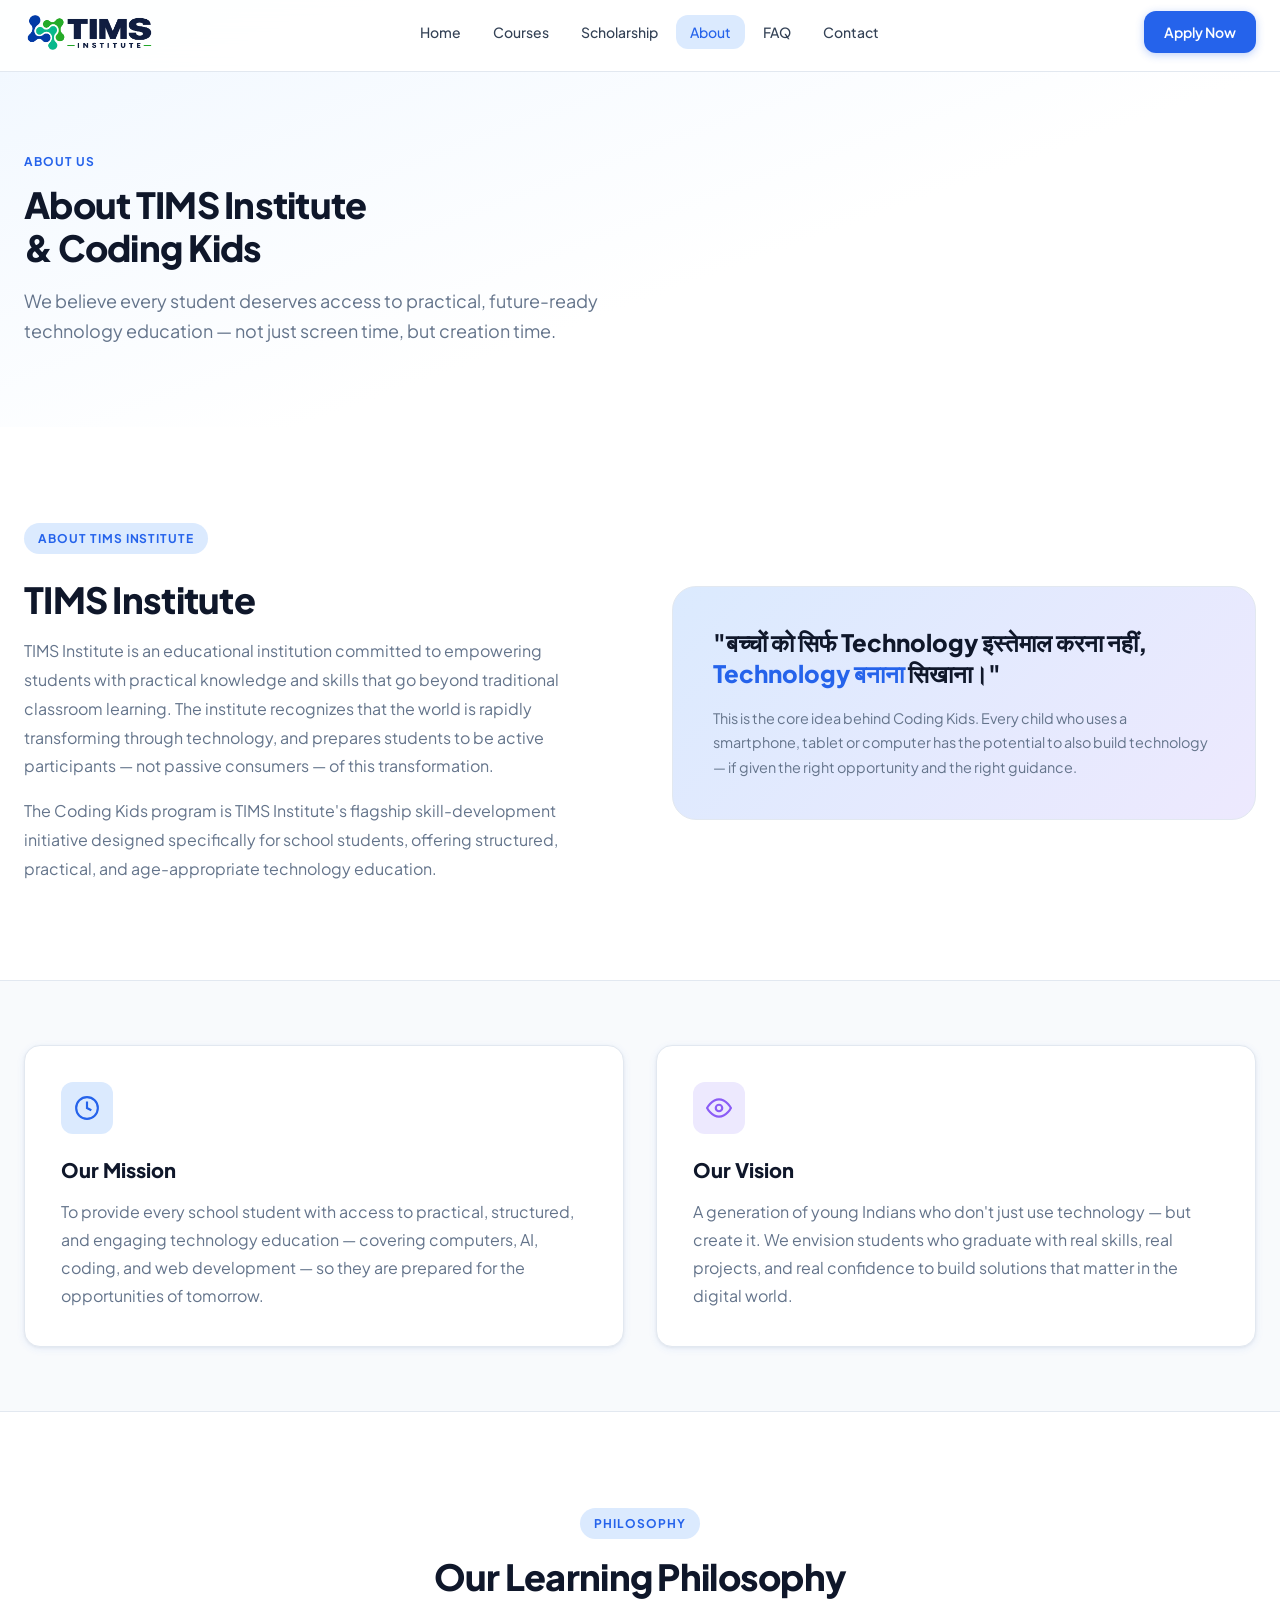
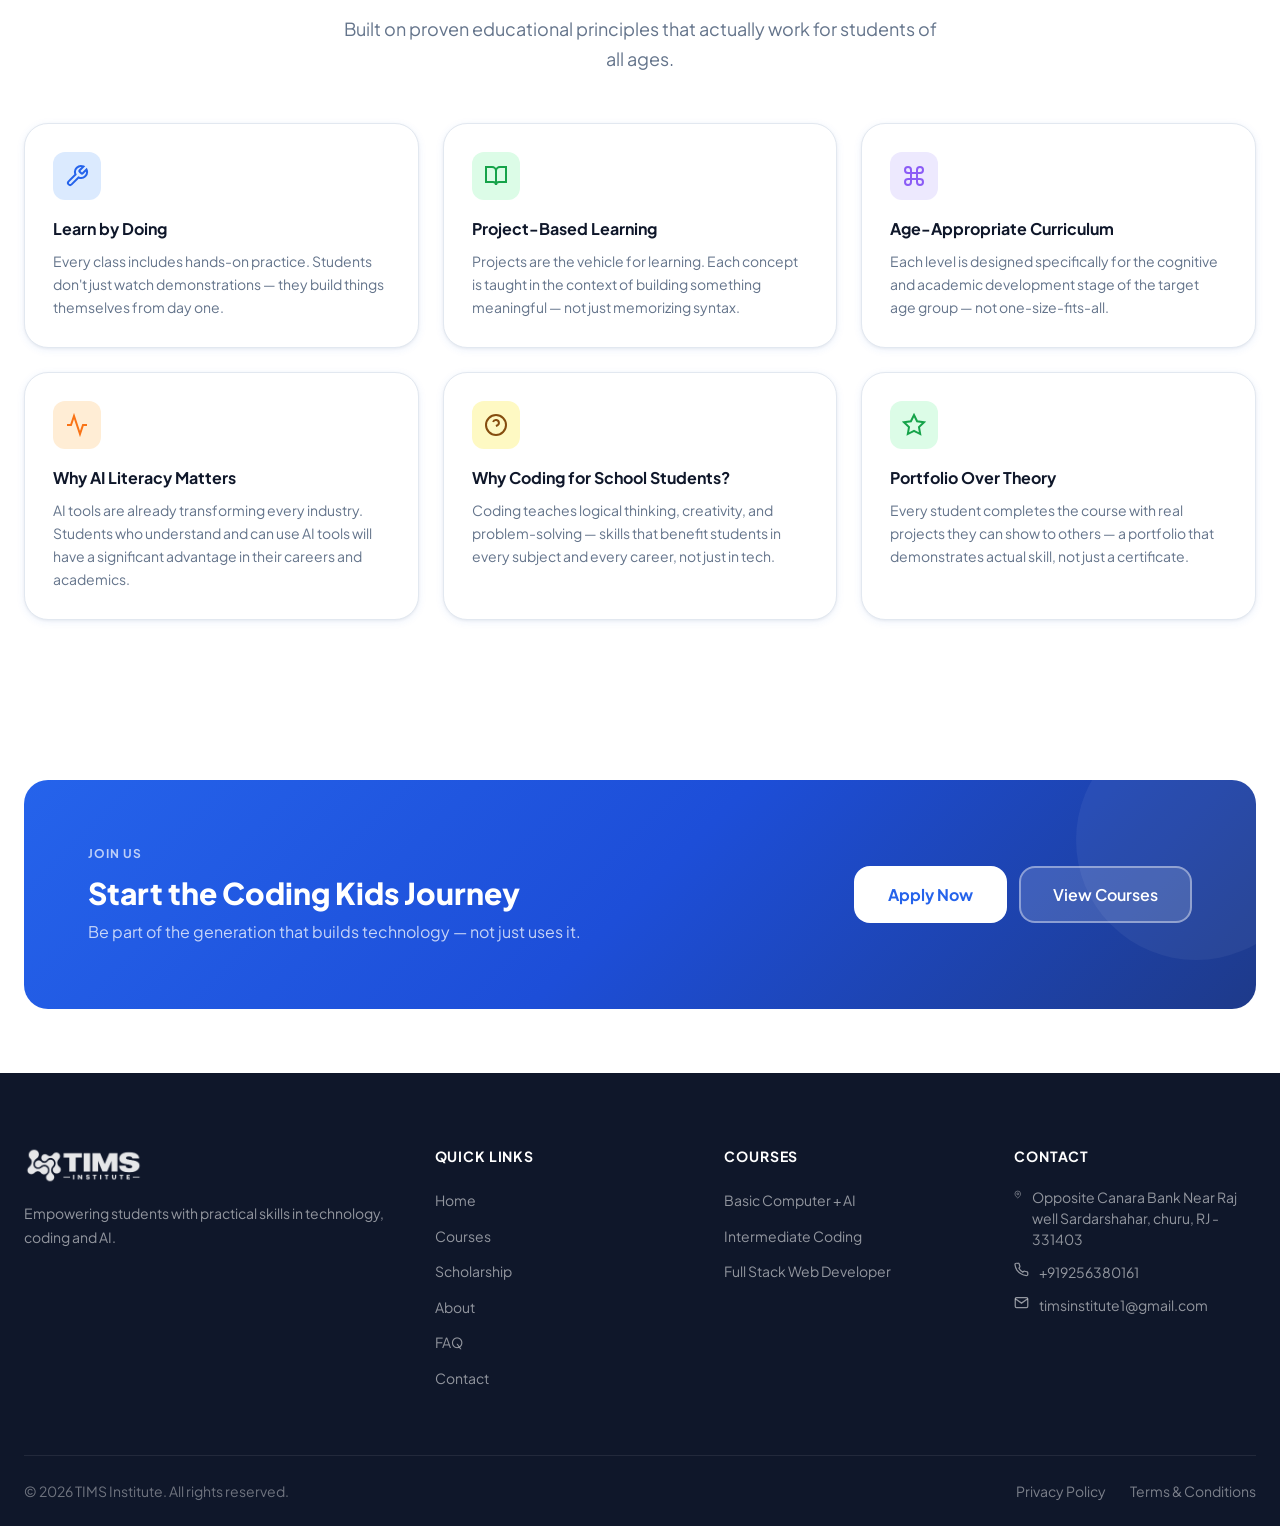
<file: about.html>
<!DOCTYPE html>
<html lang="en">
<head>
  <meta charset="UTF-8" />
  <meta name="viewport" content="width=device-width, initial-scale=1.0" />
  <title>About — TIMS Institute & Coding Kids</title>
  <meta name="description" content="Learn about TIMS Institute and the Coding Kids program — our mission, vision, and why we believe every student deserves practical technology education." />
  <link rel="icon" type="image/png" href="assets/images/icon.png" />
  <link rel="stylesheet" href="assets/css/style.css" />
</head>
<body>
  <header>
    <nav class="navbar" role="navigation" aria-label="Main navigation">
      <div class="container">
        <div class="navbar-inner">
          <a href="index.html" class="navbar-logo"><img src="assets/images/TimsLogo.png" alt="TIMS Institute" /></a>
          <ul class="navbar-nav" role="list">
            <li><a href="index.html">Home</a></li>
            <li><a href="courses.html">Courses</a></li>
            <li><a href="scholarship.html">Scholarship</a></li>
            <li><a href="about.html" class="active">About</a></li>
            <li><a href="faq.html">FAQ</a></li>
            <li><a href="contact.html">Contact</a></li>
          </ul>
          <div class="navbar-actions">
            <a href="apply.html" class="btn btn-primary">Apply Now</a>
            <button class="hamburger" aria-label="Open menu" aria-expanded="false"><span></span><span></span><span></span></button>
          </div>
        </div>
      </div>
    </nav>
    <div class="mobile-menu" id="mobile-menu">
      <div class="mobile-menu-panel">
        <nav class="mobile-menu-nav">
          <a href="index.html"><svg width="18" height="18" fill="none" stroke="currentColor" stroke-width="2" viewBox="0 0 24 24"><path d="M3 9l9-7 9 7v11a2 2 0 0 1-2 2H5a2 2 0 0 1-2-2z"/><polyline points="9 22 9 12 15 12 15 22"/></svg>Home</a>
          <a href="courses.html"><svg width="18" height="18" fill="none" stroke="currentColor" stroke-width="2" viewBox="0 0 24 24"><rect x="2" y="3" width="20" height="14" rx="2"/><polyline points="8 21 12 17 16 21"/></svg>Courses</a>
          <a href="scholarship.html"><svg width="18" height="18" fill="none" stroke="currentColor" stroke-width="2" viewBox="0 0 24 24"><circle cx="12" cy="8" r="6"/><path d="M15.477 12.89L17 22l-5-3-5 3 1.523-9.11"/></svg>Scholarship</a>
          <a href="about.html" class="active"><svg width="18" height="18" fill="none" stroke="currentColor" stroke-width="2" viewBox="0 0 24 24"><circle cx="12" cy="12" r="10"/><line x1="12" y1="8" x2="12" y2="12"/><line x1="12" y1="16" x2="12.01" y2="16"/></svg>About</a>
          <a href="faq.html"><svg width="18" height="18" fill="none" stroke="currentColor" stroke-width="2" viewBox="0 0 24 24"><circle cx="12" cy="12" r="10"/><path d="M9.09 9a3 3 0 0 1 5.83 1c0 2-3 3-3 3"/><line x1="12" y1="17" x2="12.01" y2="17"/></svg>FAQ</a>
          <a href="contact.html"><svg width="18" height="18" fill="none" stroke="currentColor" stroke-width="2" viewBox="0 0 24 24"><path d="M22 16.92v3a2 2 0 0 1-2.18 2 19.79 19.79 0 0 1-8.63-3.07A19.5 19.5 0 0 1 4.69 13a19.79 19.79 0 0 1-3.07-8.67A2 2 0 0 1 3.56 2h3a2 2 0 0 1 2 1.72c.127.96.361 1.903.7 2.81a2 2 0 0 1-.45 2.11L7.91 9.91a16 16 0 0 0 6.29 6.29l.91-.91a2 2 0 0 1 2.11-.45 12.84 12.84 0 0 0 2.81.7A2 2 0 0 1 22 16.92z"/></svg>Contact</a>
        </nav>
        <a href="apply.html" class="btn btn-primary btn-full">Apply Now</a>
      </div>
    </div>
  </header>

  <main>
    <!-- Hero -->
    <section class="about-hero">
      <div class="container">
        <div class="page-hero-label">About Us</div>
        <h1 class="page-hero-title">About TIMS Institute<br>&amp; Coding Kids</h1>
        <p class="page-hero-sub">We believe every student deserves access to practical, future-ready technology education — not just screen time, but creation time.</p>
      </div>
    </section>

    <!-- Core Idea -->
    <section class="section">
      <div class="container">
        <div style="display:grid;grid-template-columns:1fr 1fr;gap:64px;align-items:center" class="about-two-col">
          <div class="reveal">
            <span class="section-label">About TIMS Institute</span>
            <h2 class="section-title" style="margin-top:8px">TIMS Institute</h2>
            <p style="color:var(--muted);line-height:1.8;margin-bottom:16px">TIMS Institute is an educational institution committed to empowering students with practical knowledge and skills that go beyond traditional classroom learning. The institute recognizes that the world is rapidly transforming through technology, and prepares students to be active participants — not passive consumers — of this transformation.</p>
            <p style="color:var(--muted);line-height:1.8">The Coding Kids program is TIMS Institute's flagship skill-development initiative designed specifically for school students, offering structured, practical, and age-appropriate technology education.</p>
          </div>
          <div class="reveal reveal-delay-1">
            <div style="background:linear-gradient(135deg,var(--primary-light) 0%,var(--purple-light) 100%);border-radius:var(--radius-xl);padding:40px;border:1px solid var(--border)">
              <div style="font-size:1.5rem;font-weight:800;color:var(--text);margin-bottom:16px;line-height:1.3">"बच्चों को सिर्फ Technology इस्तेमाल करना नहीं,<br><span style="color:var(--primary)">Technology बनाना</span> सिखाना।"</div>
              <p style="font-size:.9rem;color:var(--muted);line-height:1.7">This is the core idea behind Coding Kids. Every child who uses a smartphone, tablet or computer has the potential to also build technology — if given the right opportunity and the right guidance.</p>
            </div>
          </div>
        </div>
      </div>
    </section>

    <!-- Mission Vision -->
    <section class="section-sm" style="background:var(--surface);border-top:1px solid var(--border);border-bottom:1px solid var(--border)">
      <div class="container">
        <div style="display:grid;grid-template-columns:1fr 1fr;gap:32px">
          <div class="card" style="padding:36px" class="reveal">
            <div style="width:52px;height:52px;background:var(--primary-light);border-radius:var(--radius-md);display:flex;align-items:center;justify-content:center;margin-bottom:20px;color:var(--primary)">
              <svg width="26" height="26" fill="none" stroke="currentColor" stroke-width="2" viewBox="0 0 24 24"><circle cx="12" cy="12" r="10"/><polyline points="12 6 12 12 16 14"/></svg>
            </div>
            <h2 style="font-size:1.25rem;font-weight:800;color:var(--text);margin-bottom:12px">Our Mission</h2>
            <p style="color:var(--muted);line-height:1.75">To provide every school student with access to practical, structured, and engaging technology education — covering computers, AI, coding, and web development — so they are prepared for the opportunities of tomorrow.</p>
          </div>
          <div class="card" style="padding:36px" class="reveal reveal-delay-1">
            <div style="width:52px;height:52px;background:var(--purple-light);border-radius:var(--radius-md);display:flex;align-items:center;justify-content:center;margin-bottom:20px;color:var(--purple)">
              <svg width="26" height="26" fill="none" stroke="currentColor" stroke-width="2" viewBox="0 0 24 24"><path d="M1 12s4-8 11-8 11 8 11 8-4 8-11 8-11-8-11-8z"/><circle cx="12" cy="12" r="3"/></svg>
            </div>
            <h2 style="font-size:1.25rem;font-weight:800;color:var(--text);margin-bottom:12px">Our Vision</h2>
            <p style="color:var(--muted);line-height:1.75">A generation of young Indians who don't just use technology — but create it. We envision students who graduate with real skills, real projects, and real confidence to build solutions that matter in the digital world.</p>
          </div>
        </div>
      </div>
    </section>

    <!-- Learning Philosophy -->
    <section class="section">
      <div class="container">
        <div class="section-header centered text-center">
          <span class="section-label">Philosophy</span>
          <h2 class="section-title">Our Learning Philosophy</h2>
          <p class="section-subtitle centered">Built on proven educational principles that actually work for students of all ages.</p>
        </div>

        <div class="about-values-grid" style="margin-top:48px">
          <div class="value-card reveal">
            <div class="value-icon blue"><svg width="24" height="24" fill="none" stroke="currentColor" stroke-width="2" viewBox="0 0 24 24"><path d="M14.7 6.3a1 1 0 0 0 0 1.4l1.6 1.6a1 1 0 0 0 1.4 0l3.77-3.77a6 6 0 0 1-7.94 7.94l-6.91 6.91a2.12 2.12 0 0 1-3-3l6.91-6.91a6 6 0 0 1 7.94-7.94l-3.76 3.76z"/></svg></div>
            <div class="value-title">Learn by Doing</div>
            <div class="value-desc">Every class includes hands-on practice. Students don't just watch demonstrations — they build things themselves from day one.</div>
          </div>
          <div class="value-card reveal reveal-delay-1">
            <div class="value-icon green"><svg width="24" height="24" fill="none" stroke="currentColor" stroke-width="2" viewBox="0 0 24 24"><path d="M2 3h6a4 4 0 0 1 4 4v14a3 3 0 0 0-3-3H2z"/><path d="M22 3h-6a4 4 0 0 0-4 4v14a3 3 0 0 1 3-3h7z"/></svg></div>
            <div class="value-title">Project-Based Learning</div>
            <div class="value-desc">Projects are the vehicle for learning. Each concept is taught in the context of building something meaningful — not just memorizing syntax.</div>
          </div>
          <div class="value-card reveal reveal-delay-2">
            <div class="value-icon purple"><svg width="24" height="24" fill="none" stroke="currentColor" stroke-width="2" viewBox="0 0 24 24"><path d="M18 3a3 3 0 0 0-3 3v12a3 3 0 0 0 3 3 3 3 0 0 0 3-3 3 3 0 0 0-3-3H6a3 3 0 0 0-3 3 3 3 0 0 0 3 3 3 3 0 0 0 3-3V6a3 3 0 0 0-3-3 3 3 0 0 0-3 3 3 3 0 0 0 3 3h12a3 3 0 0 0 3-3 3 3 0 0 0-3-3z"/></svg></div>
            <div class="value-title">Age-Appropriate Curriculum</div>
            <div class="value-desc">Each level is designed specifically for the cognitive and academic development stage of the target age group — not one-size-fits-all.</div>
          </div>
          <div class="value-card reveal">
            <div class="value-icon orange"><svg width="24" height="24" fill="none" stroke="currentColor" stroke-width="2" viewBox="0 0 24 24"><polyline points="22 12 18 12 15 21 9 3 6 12 2 12"/></svg></div>
            <div class="value-title">Why AI Literacy Matters</div>
            <div class="value-desc">AI tools are already transforming every industry. Students who understand and can use AI tools will have a significant advantage in their careers and academics.</div>
          </div>
          <div class="value-card reveal reveal-delay-1">
            <div class="value-icon accent"><svg width="24" height="24" fill="none" stroke="currentColor" stroke-width="2" viewBox="0 0 24 24"><circle cx="12" cy="12" r="10"/><path d="M9.09 9a3 3 0 0 1 5.83 1c0 2-3 3-3 3"/><line x1="12" y1="17" x2="12.01" y2="17"/></svg></div>
            <div class="value-title">Why Coding for School Students?</div>
            <div class="value-desc">Coding teaches logical thinking, creativity, and problem-solving — skills that benefit students in every subject and every career, not just in tech.</div>
          </div>
          <div class="value-card reveal reveal-delay-2">
            <div class="value-icon green"><svg width="24" height="24" fill="none" stroke="currentColor" stroke-width="2" viewBox="0 0 24 24"><polygon points="12 2 15.09 8.26 22 9.27 17 14.14 18.18 21.02 12 17.77 5.82 21.02 7 14.14 2 9.27 8.91 8.26 12 2"/></svg></div>
            <div class="value-title">Portfolio Over Theory</div>
            <div class="value-desc">Every student completes the course with real projects they can show to others — a portfolio that demonstrates actual skill, not just a certificate.</div>
          </div>
        </div>
      </div>
    </section>

    <!-- CTA -->
    <section class="section-sm">
      <div class="container">
        <div class="cta-banner reveal">
          <div class="cta-banner-content">
            <div class="cta-banner-label">Join Us</div>
            <div class="cta-banner-title">Start the Coding Kids Journey</div>
            <div class="cta-banner-sub">Be part of the generation that builds technology — not just uses it.</div>
          </div>
          <div class="cta-banner-actions">
            <a href="apply.html" class="btn btn-white btn-lg">Apply Now</a>
            <a href="courses.html" class="btn btn-lg" style="background:rgba(255,255,255,.15);color:#fff;border:2px solid rgba(255,255,255,.4)">View Courses</a>
          </div>
        </div>
      </div>
    </section>
  </main>

  <style>
    @media (max-width: 768px) {
      .about-two-col { grid-template-columns: 1fr !important; gap: 32px !important; }
    }
  </style>

  <footer class="footer" role="contentinfo">
    <div class="container">
      <div class="footer-grid">
        <div><img src="assets/images/TimsLogo.png" alt="TIMS Institute" class="footer-brand-logo" /><p class="footer-brand-desc">Empowering students with practical skills in technology, coding and AI.</p></div>
        <div><h3 class="footer-heading">Quick Links</h3><ul class="footer-links"><li><a href="index.html">Home</a></li><li><a href="courses.html">Courses</a></li><li><a href="scholarship.html">Scholarship</a></li><li><a href="about.html">About</a></li><li><a href="faq.html">FAQ</a></li><li><a href="contact.html">Contact</a></li></ul></div>
        <div><h3 class="footer-heading">Courses</h3><ul class="footer-links"><li><a href="course-details.html?course=basic">Basic Computer + AI</a></li><li><a href="course-details.html?course=intermediate">Intermediate Coding</a></li><li><a href="course-details.html?course=fullstack">Full Stack Web Developer</a></li></ul></div>
        <div><h3 class="footer-heading">Contact</h3><div class="footer-contact-item"><svg width="15" height="15" fill="none" stroke="currentColor" stroke-width="2" viewBox="0 0 24 24"><path d="M21 10c0 7-9 13-9 13s-9-6-9-13a9 9 0 0 1 18 0z"/><circle cx="12" cy="10" r="3"/></svg>Opposite Canara Bank Near Raj well Sardarshahar, churu, RJ - 331403</div><div class="footer-contact-item"><svg width="15" height="15" fill="none" stroke="currentColor" stroke-width="2" viewBox="0 0 24 24"><path d="M22 16.92v3a2 2 0 0 1-2.18 2 19.79 19.79 0 0 1-8.63-3.07A19.5 19.5 0 0 1 4.69 13a19.79 19.79 0 0 1-3.07-8.67A2 2 0 0 1 3.56 2h3a2 2 0 0 1 2 1.72 12.84 12.84 0 0 0 .7 2.81 2 2 0 0 1-.45 2.11L7.91 9.91a16 16 0 0 0 6.29 6.29l.91-.91a2 2 0 0 1 2.11-.45 12.84 12.84 0 0 0 2.81.7A2 2 0 0 1 22 16.92z"/></svg>+919256380161</div><div class="footer-contact-item"><svg width="15" height="15" fill="none" stroke="currentColor" stroke-width="2" viewBox="0 0 24 24"><path d="M4 4h16c1.1 0 2 .9 2 2v12c0 1.1-.9 2-2 2H4c-1.1 0-2-.9-2-2V6c0-1.1.9-2 2-2z"/><polyline points="22,6 12,13 2,6"/></svg>timsinstitute1@gmail.com</div></div>
      </div>
      <div class="footer-bottom"><div class="footer-bottom-copy">&copy; 2026 TIMS Institute. All rights reserved.</div><div class="footer-bottom-links"><a href="#">Privacy Policy</a><a href="#">Terms &amp; Conditions</a></div></div>
    </div>
  </footer>
  <button class="back-to-top" aria-label="Back to top"><svg width="20" height="20" fill="none" stroke="currentColor" stroke-width="2.5" viewBox="0 0 24 24"><polyline points="18 15 12 9 6 15"/></svg></button>
  <script src="assets/js/main.js"></script>
</body>
</html>
</file>
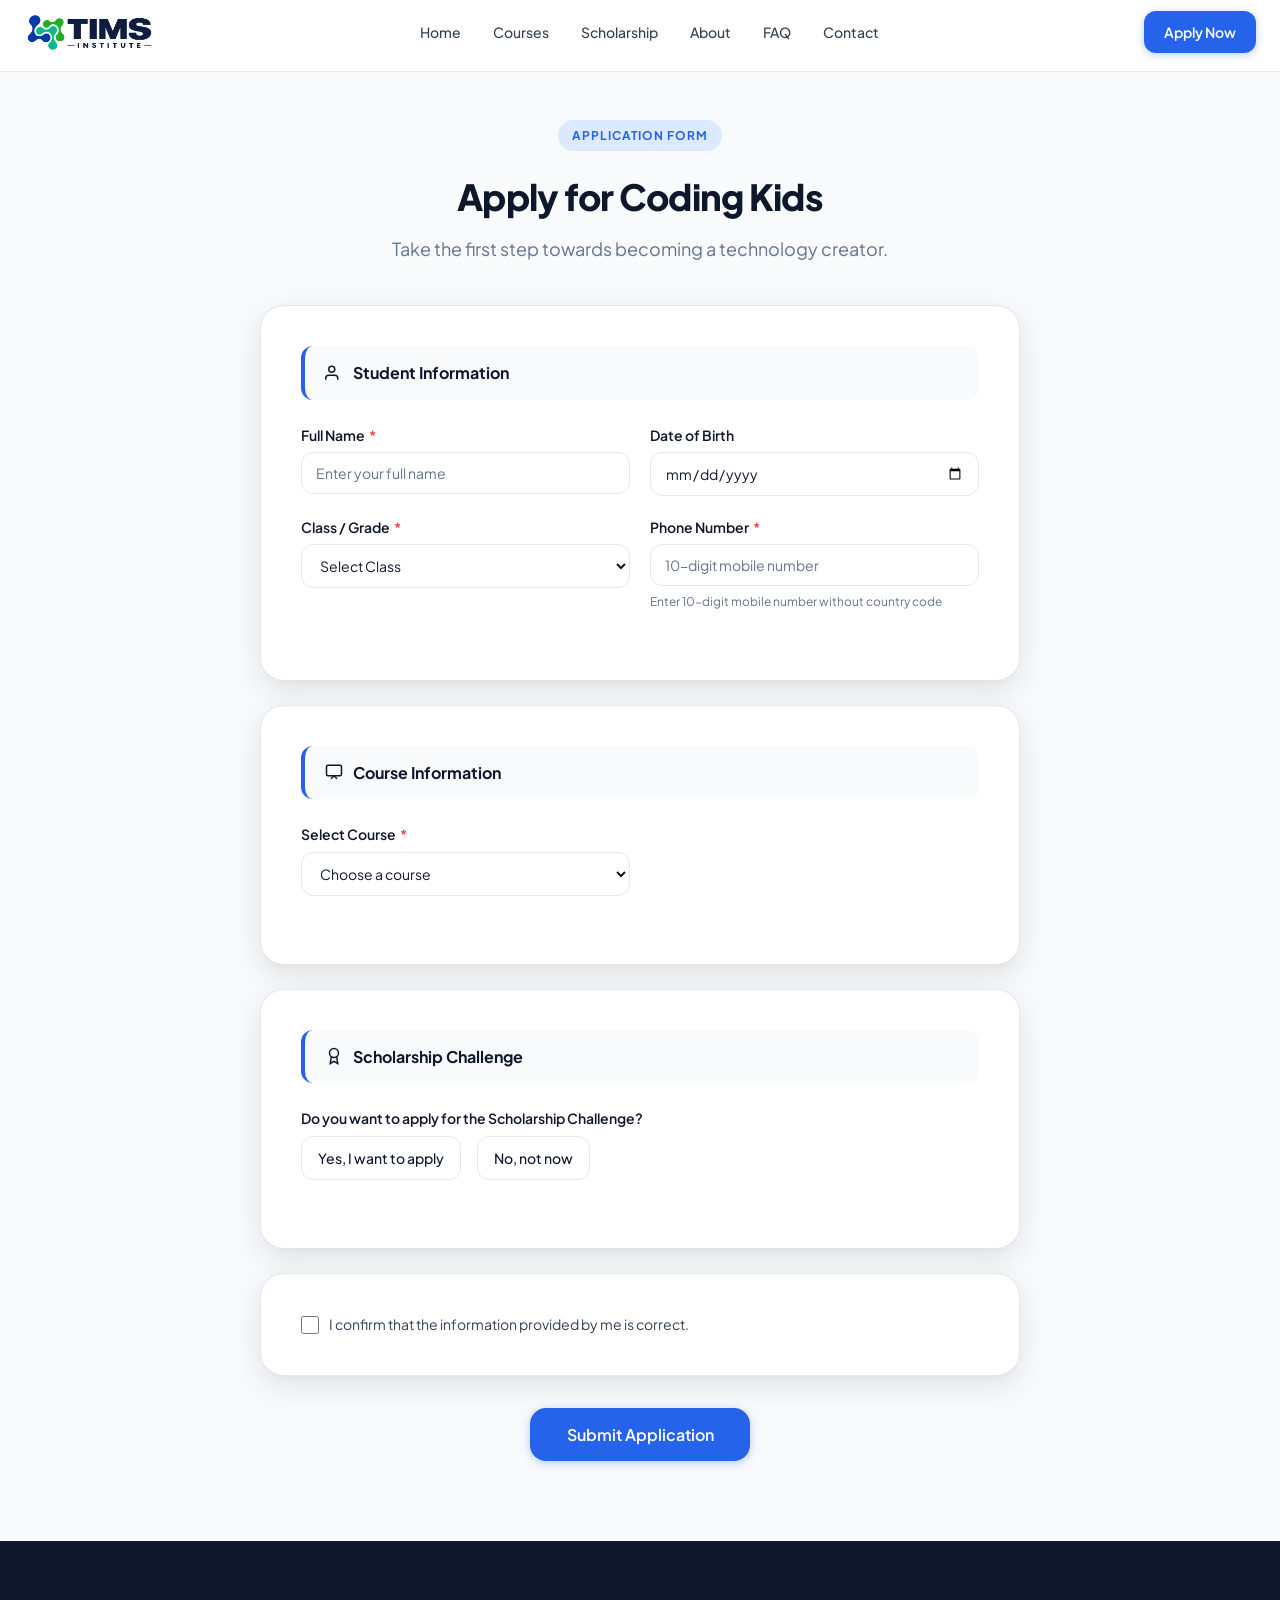
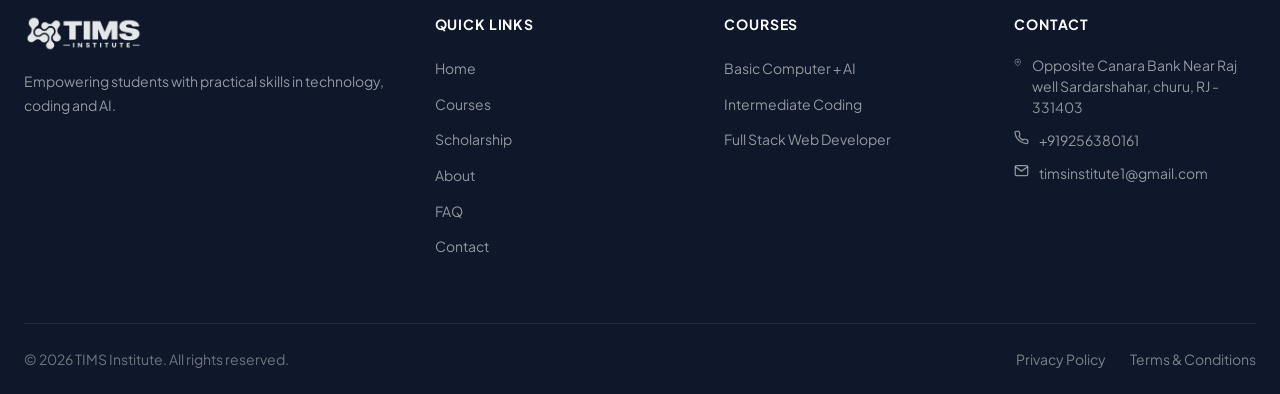
<file: apply.html>
<!DOCTYPE html>
<html lang="en">
<head>
  <meta charset="UTF-8" />
  <meta name="viewport" content="width=device-width, initial-scale=1.0" />
  <title>Apply for Coding Kids — TIMS Institute</title>
  <meta name="description" content="Apply for the Coding Kids program by TIMS Institute. Fill out the application form for our computer, coding and AI courses." />
  <link rel="icon" type="image/png" href="assets/images/icon.png" />
  <link rel="stylesheet" href="assets/css/style.css" />
</head>
<body>
  <header>
    <nav class="navbar" role="navigation" aria-label="Main navigation">
      <div class="container">
        <div class="navbar-inner">
          <a href="index.html" class="navbar-logo"><img src="assets/images/TimsLogo.png" alt="TIMS Institute" /></a>
          <ul class="navbar-nav" role="list">
            <li><a href="index.html">Home</a></li>
            <li><a href="courses.html">Courses</a></li>
            <li><a href="scholarship.html">Scholarship</a></li>
            <li><a href="about.html">About</a></li>
            <li><a href="faq.html">FAQ</a></li>
            <li><a href="contact.html">Contact</a></li>
          </ul>
          <div class="navbar-actions">
            <a href="apply.html" class="btn btn-primary active">Apply Now</a>
            <button class="hamburger" aria-label="Open menu" aria-expanded="false"><span></span><span></span><span></span></button>
          </div>
        </div>
      </div>
    </nav>
    <div class="mobile-menu" id="mobile-menu">
      <div class="mobile-menu-panel">
        <nav class="mobile-menu-nav">
          <a href="index.html"><svg width="18" height="18" fill="none" stroke="currentColor" stroke-width="2" viewBox="0 0 24 24"><path d="M3 9l9-7 9 7v11a2 2 0 0 1-2 2H5a2 2 0 0 1-2-2z"/><polyline points="9 22 9 12 15 12 15 22"/></svg>Home</a>
          <a href="courses.html"><svg width="18" height="18" fill="none" stroke="currentColor" stroke-width="2" viewBox="0 0 24 24"><rect x="2" y="3" width="20" height="14" rx="2"/><polyline points="8 21 12 17 16 21"/></svg>Courses</a>
          <a href="scholarship.html"><svg width="18" height="18" fill="none" stroke="currentColor" stroke-width="2" viewBox="0 0 24 24"><circle cx="12" cy="8" r="6"/><path d="M15.477 12.89L17 22l-5-3-5 3 1.523-9.11"/></svg>Scholarship</a>
          <a href="about.html"><svg width="18" height="18" fill="none" stroke="currentColor" stroke-width="2" viewBox="0 0 24 24"><circle cx="12" cy="12" r="10"/><line x1="12" y1="8" x2="12" y2="12"/><line x1="12" y1="16" x2="12.01" y2="16"/></svg>About</a>
          <a href="faq.html"><svg width="18" height="18" fill="none" stroke="currentColor" stroke-width="2" viewBox="0 0 24 24"><circle cx="12" cy="12" r="10"/><path d="M9.09 9a3 3 0 0 1 5.83 1c0 2-3 3-3 3"/><line x1="12" y1="17" x2="12.01" y2="17"/></svg>FAQ</a>
          <a href="contact.html"><svg width="18" height="18" fill="none" stroke="currentColor" stroke-width="2" viewBox="0 0 24 24"><path d="M22 16.92v3a2 2 0 0 1-2.18 2 19.79 19.79 0 0 1-8.63-3.07A19.5 19.5 0 0 1 4.69 13a19.79 19.79 0 0 1-3.07-8.67A2 2 0 0 1 3.56 2h3a2 2 0 0 1 2 1.72c.127.96.361 1.903.7 2.81a2 2 0 0 1-.45 2.11L7.91 9.91a16 16 0 0 0 6.29 6.29l.91-.91a2 2 0 0 1 2.11-.45 12.84 12.84 0 0 0 2.81.7A2 2 0 0 1 22 16.92z"/></svg>Contact</a>
        </nav>
        <a href="apply.html" class="btn btn-primary btn-full">Apply Now</a>
      </div>
    </div>
  </header>

  <main class="form-section">
    <div class="container">
      <div class="form-container">
        <div class="form-header">
          <span class="section-label">Application Form</span>
          <h1 class="section-title" style="margin-top:8px">Apply for Coding Kids</h1>
          <p class="section-subtitle centered">Take the first step towards becoming a technology creator.</p>
        </div>

        <form id="apply-form" novalidate>
          <!-- Student Info -->
          <div class="form-card" style="margin-bottom:24px">
            <div class="form-section-title">
              <svg width="18" height="18" fill="none" stroke="currentColor" stroke-width="2" viewBox="0 0 24 24"><path d="M17 21v-2a4 4 0 0 0-4-4H5a4 4 0 0 0-4 4v2"/><circle cx="9" cy="7" r="4"/></svg>
              Student Information
            </div>
            <div class="form-grid form-grid-2">
              <div class="form-group">
                <label class="form-label" for="fullName">Full Name <span class="required">*</span></label>
                <input type="text" id="fullName" name="fullName" class="form-control" placeholder="Enter your full name" autocomplete="name" />
                <span class="form-error" role="alert"></span>
              </div>
              <div class="form-group">
                <label class="form-label" for="dob">Date of Birth</label>
                <input type="date" id="dob" name="dob" class="form-control" />
              </div>
              <div class="form-group">
                <label class="form-label" for="class">Class / Grade <span class="required">*</span></label>
                <select id="class" name="class" class="form-control">
                  <option value="">Select Class</option>
                  <option>Class 5</option><option>Class 6</option><option>Class 7</option>
                  <option>Class 8</option><option>Class 9</option><option>Class 10</option>
                  <option>Class 11</option><option>Class 12</option><option>College / Undergraduate</option>
                </select>
                <span class="form-error" role="alert"></span>
              </div>
              <div class="form-group">
                <label class="form-label" for="phone">Phone Number <span class="required">*</span></label>
                <input type="tel" id="phone" name="phone" class="form-control" placeholder="10-digit mobile number" maxlength="10" autocomplete="tel" oninput="this.value = this.value.replace(/[^0-9]/g, '')" />
                <span class="form-help">Enter 10-digit mobile number without country code</span>
                <span class="form-error" role="alert"></span>
              </div>
            </div>
          </div>


          <!-- Course Info -->
          <div class="form-card" style="margin-bottom:24px">
            <div class="form-section-title">
              <svg width="18" height="18" fill="none" stroke="currentColor" stroke-width="2" viewBox="0 0 24 24"><rect x="2" y="3" width="20" height="14" rx="2"/><polyline points="8 21 12 17 16 21"/></svg>
              Course Information
            </div>
            <div class="form-grid form-grid-2">
              <div class="form-group">
                <label class="form-label" for="course">Select Course <span class="required">*</span></label>
                <select id="course" name="course" class="form-control">
                  <option value="">Choose a course</option>
                  <option value="basic">Basic Computer + AI (Class 5–7) — ₹10,000</option>
                  <option value="intermediate">Intermediate Coding (Class 7–10) — ₹15,000</option>
                  <option value="fullstack">Full Stack Web Developer (Class 11+) — ₹25,000</option>
                </select>
                <span class="form-error" role="alert"></span>
              </div>

            </div>
          </div>

          <!-- Scholarship -->
          <div class="form-card" style="margin-bottom:24px">
            <div class="form-section-title">
              <svg width="18" height="18" fill="none" stroke="currentColor" stroke-width="2" viewBox="0 0 24 24"><circle cx="12" cy="8" r="6"/><path d="M15.477 12.89L17 22l-5-3-5 3 1.523-9.11"/></svg>
              Scholarship Challenge
            </div>
            <div class="form-grid">
              <div class="form-group">
                <label class="form-label">Do you want to apply for the Scholarship Challenge?</label>
                <div class="form-radio-group" role="radiogroup" id="scholarship-radios">
                  <label class="form-radio-label"><input type="radio" name="scholarship" value="yes" id="scholarship-yes" />Yes, I want to apply</label>
                  <label class="form-radio-label"><input type="radio" name="scholarship" value="no" id="scholarship-no" />No, not now</label>
                </div>
              </div>

              <div class="conditional-section" id="scholarship-extra">
                <div class="form-grid form-grid-2" style="margin-bottom:0">

                  <div class="form-group">
                    <label class="form-label" for="computerExp">Current Computer Experience</label>
                    <select id="computerExp" name="computerExp" class="form-control">
                      <option value="">Select Level</option>
                      <option>None — complete beginner</option>
                      <option>Basic — I can use a computer</option>
                      <option>Intermediate — I use internet regularly</option>
                      <option>Advanced — I know some coding</option>
                    </select>
                  </div>
                  <div class="form-group full-width">
                    <label class="form-label" for="whyJoin">Why do you want to join Coding Kids?</label>
                    <textarea id="whyJoin" name="whyJoin" class="form-control" placeholder="Tell us in a few sentences why you want to learn coding and technology..." rows="4"></textarea>
                  </div>
                </div>
              </div>
            </div>
          </div>

          <!-- Terms -->
          <div class="form-card" style="margin-bottom:24px">
            <div class="form-group">
              <label class="form-checkbox-label">
                <input type="checkbox" name="terms" id="terms-check" />
                <span>I confirm that the information provided by me is correct.</span>
              </label>
              <span class="form-error" role="alert"></span>
            </div>
          </div>

          <div class="form-submit-row">
            <button type="submit" class="btn btn-primary btn-lg" id="apply-submit" style="min-width:220px">
              <span class="btn-text">Submit Application</span>
            </button>
          </div>
        </form>
      </div>
    </div>
  </main>

  <!-- Success Modal -->
  <div class="modal-overlay" id="success-modal" role="dialog" aria-modal="true" aria-labelledby="modal-title-apply">
    <div class="modal">
      <div class="modal-icon">
        <svg width="36" height="36" fill="none" stroke="currentColor" stroke-width="2.5" viewBox="0 0 24 24"><polyline points="20 6 9 17 4 12"/></svg>
      </div>
      <h2 class="modal-title" id="modal-title-apply">Application Completed!</h2>
      <p class="modal-body">Application form completed successfully. Your application ID is:</p>
      <div class="modal-app-id">CK-2026-XXXXX</div>
      <div class="modal-disclaimer">
        <strong>Note:</strong> Please save your Application ID for future reference.
      </div>
      <button class="btn btn-primary btn-full" data-modal-close>Close</button>
    </div>
  </div>

  <footer class="footer" role="contentinfo">
    <div class="container">
      <div class="footer-grid">
        <div><img src="assets/images/TimsLogo.png" alt="TIMS Institute" class="footer-brand-logo" /><p class="footer-brand-desc">Empowering students with practical skills in technology, coding and AI.</p></div>
        <div><h3 class="footer-heading">Quick Links</h3><ul class="footer-links"><li><a href="index.html">Home</a></li><li><a href="courses.html">Courses</a></li><li><a href="scholarship.html">Scholarship</a></li><li><a href="about.html">About</a></li><li><a href="faq.html">FAQ</a></li><li><a href="contact.html">Contact</a></li></ul></div>
        <div><h3 class="footer-heading">Courses</h3><ul class="footer-links"><li><a href="course-details.html?course=basic">Basic Computer + AI</a></li><li><a href="course-details.html?course=intermediate">Intermediate Coding</a></li><li><a href="course-details.html?course=fullstack">Full Stack Web Developer</a></li></ul></div>
        <div><h3 class="footer-heading">Contact</h3><div class="footer-contact-item"><svg width="15" height="15" fill="none" stroke="currentColor" stroke-width="2" viewBox="0 0 24 24"><path d="M21 10c0 7-9 13-9 13s-9-6-9-13a9 9 0 0 1 18 0z"/><circle cx="12" cy="10" r="3"/></svg>Opposite Canara Bank Near Raj well Sardarshahar, churu, RJ - 331403</div><div class="footer-contact-item"><svg width="15" height="15" fill="none" stroke="currentColor" stroke-width="2" viewBox="0 0 24 24"><path d="M22 16.92v3a2 2 0 0 1-2.18 2 19.79 19.79 0 0 1-8.63-3.07A19.5 19.5 0 0 1 4.69 13a19.79 19.79 0 0 1-3.07-8.67A2 2 0 0 1 3.56 2h3a2 2 0 0 1 2 1.72 12.84 12.84 0 0 0 .7 2.81 2 2 0 0 1-.45 2.11L7.91 9.91a16 16 0 0 0 6.29 6.29l.91-.91a2 2 0 0 1 2.11-.45 12.84 12.84 0 0 0 2.81.7A2 2 0 0 1 22 16.92z"/></svg>+919256380161</div><div class="footer-contact-item"><svg width="15" height="15" fill="none" stroke="currentColor" stroke-width="2" viewBox="0 0 24 24"><path d="M4 4h16c1.1 0 2 .9 2 2v12c0 1.1-.9 2-2 2H4c-1.1 0-2-.9-2-2V6c0-1.1.9-2 2-2z"/><polyline points="22,6 12,13 2,6"/></svg>timsinstitute1@gmail.com</div></div>
      </div>
      <div class="footer-bottom"><div class="footer-bottom-copy">&copy; 2026 TIMS Institute. All rights reserved.</div><div class="footer-bottom-links"><a href="#">Privacy Policy</a><a href="#">Terms &amp; Conditions</a></div></div>
    </div>
  </footer>
  <button class="back-to-top" aria-label="Back to top"><svg width="20" height="20" fill="none" stroke="currentColor" stroke-width="2.5" viewBox="0 0 24 24"><polyline points="18 15 12 9 6 15"/></svg></button>
  <script src="assets/js/main.js"></script>
  <script src="assets/js/forms.js"></script>
  <script>
    // Pre-select scholarship if coming from scholarship page
    document.addEventListener('DOMContentLoaded', () => {
      const params = new URLSearchParams(window.location.search);
      if (params.get('scholarship') === 'yes') {
        const yesRadio = document.getElementById('scholarship-yes');
        const section  = document.getElementById('scholarship-extra');
        if (yesRadio) { yesRadio.checked = true; yesRadio.closest('.form-radio-label').classList.add('selected'); }
        if (section)  section.classList.add('visible');
      }
      if (params.get('course')) {
        const courseSelect = document.getElementById('course');
        if (courseSelect) courseSelect.value = params.get('course');
      }
    });
  </script>
</body>
</html>
</file>
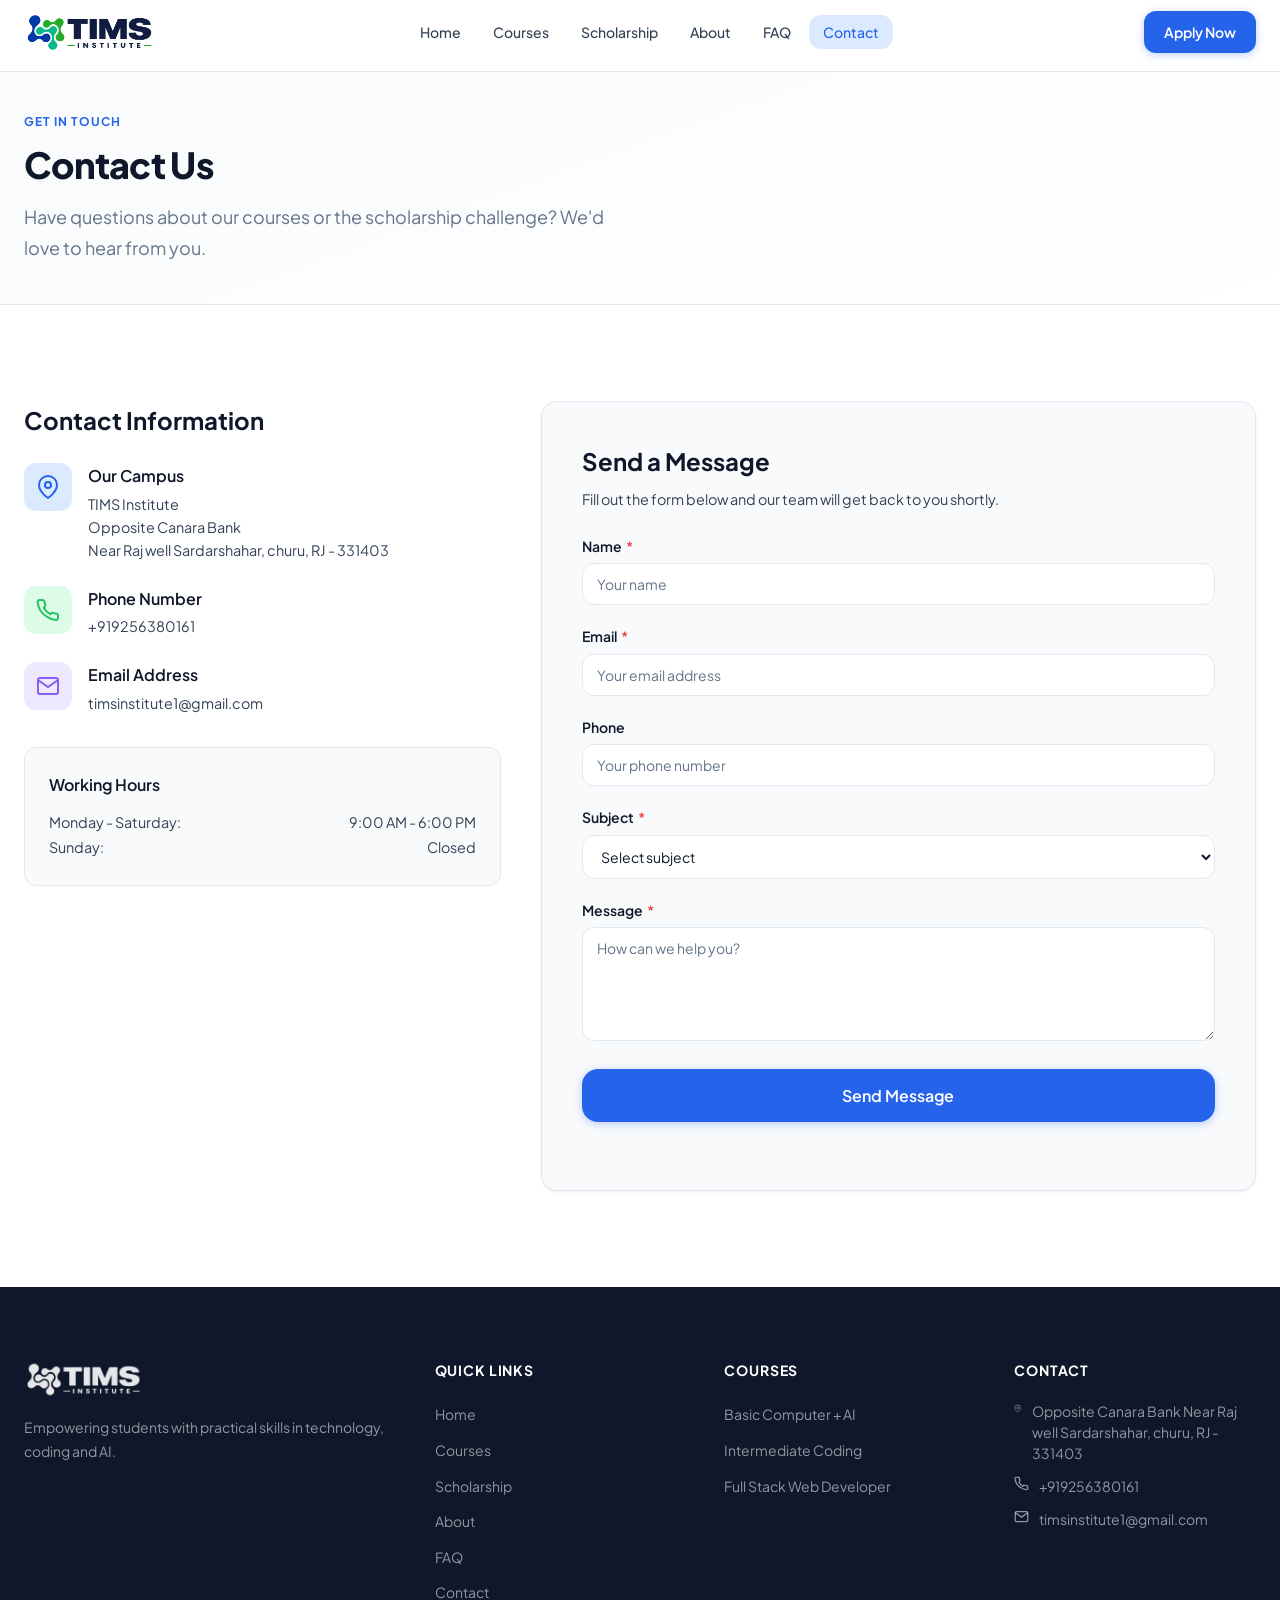
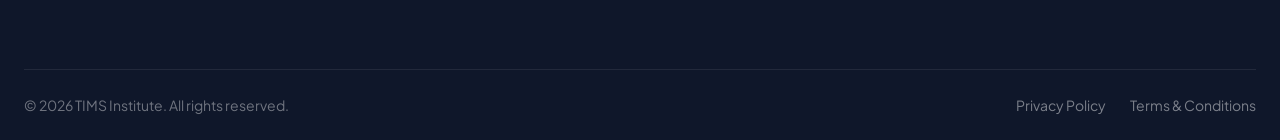
<file: contact.html>
<!DOCTYPE html>
<html lang="en">
<head>
  <meta charset="UTF-8" />
  <meta name="viewport" content="width=device-width, initial-scale=1.0" />
  <title>Contact Us — Coding Kids by TIMS Institute</title>
  <meta name="description" content="Contact TIMS Institute for inquiries about the Coding Kids program." />
  <link rel="icon" type="image/png" href="assets/images/icon.png" />
  <link rel="stylesheet" href="assets/css/style.css" />
</head>
<body>
  <header>
    <nav class="navbar" role="navigation" aria-label="Main navigation">
      <div class="container">
        <div class="navbar-inner">
          <a href="index.html" class="navbar-logo"><img src="assets/images/TimsLogo.png" alt="TIMS Institute" /></a>
          <ul class="navbar-nav" role="list">
            <li><a href="index.html">Home</a></li>
            <li><a href="courses.html">Courses</a></li>
            <li><a href="scholarship.html">Scholarship</a></li>
            <li><a href="about.html">About</a></li>
            <li><a href="faq.html">FAQ</a></li>
            <li><a href="contact.html" class="active">Contact</a></li>
          </ul>
          <div class="navbar-actions">
            <a href="apply.html" class="btn btn-primary">Apply Now</a>
            <button class="hamburger" aria-label="Open menu" aria-expanded="false"><span></span><span></span><span></span></button>
          </div>
        </div>
      </div>
    </nav>
    <div class="mobile-menu" id="mobile-menu">
      <div class="mobile-menu-panel">
        <nav class="mobile-menu-nav">
          <a href="index.html"><svg width="18" height="18" fill="none" stroke="currentColor" stroke-width="2" viewBox="0 0 24 24"><path d="M3 9l9-7 9 7v11a2 2 0 0 1-2 2H5a2 2 0 0 1-2-2z"/><polyline points="9 22 9 12 15 12 15 22"/></svg>Home</a>
          <a href="courses.html"><svg width="18" height="18" fill="none" stroke="currentColor" stroke-width="2" viewBox="0 0 24 24"><rect x="2" y="3" width="20" height="14" rx="2"/><polyline points="8 21 12 17 16 21"/></svg>Courses</a>
          <a href="scholarship.html"><svg width="18" height="18" fill="none" stroke="currentColor" stroke-width="2" viewBox="0 0 24 24"><circle cx="12" cy="8" r="6"/><path d="M15.477 12.89L17 22l-5-3-5 3 1.523-9.11"/></svg>Scholarship</a>
          <a href="about.html"><svg width="18" height="18" fill="none" stroke="currentColor" stroke-width="2" viewBox="0 0 24 24"><circle cx="12" cy="12" r="10"/><line x1="12" y1="8" x2="12" y2="12"/><line x1="12" y1="16" x2="12.01" y2="16"/></svg>About</a>
          <a href="faq.html"><svg width="18" height="18" fill="none" stroke="currentColor" stroke-width="2" viewBox="0 0 24 24"><circle cx="12" cy="12" r="10"/><path d="M9.09 9a3 3 0 0 1 5.83 1c0 2-3 3-3 3"/><line x1="12" y1="17" x2="12.01" y2="17"/></svg>FAQ</a>
          <a href="contact.html" class="active"><svg width="18" height="18" fill="none" stroke="currentColor" stroke-width="2" viewBox="0 0 24 24"><path d="M22 16.92v3a2 2 0 0 1-2.18 2 19.79 19.79 0 0 1-8.63-3.07A19.5 19.5 0 0 1 4.69 13a19.79 19.79 0 0 1-3.07-8.67A2 2 0 0 1 3.56 2h3a2 2 0 0 1 2 1.72c.127.96.361 1.903.7 2.81a2 2 0 0 1-.45 2.11L7.91 9.91a16 16 0 0 0 6.29 6.29l.91-.91a2 2 0 0 1 2.11-.45 12.84 12.84 0 0 0 2.81.7A2 2 0 0 1 22 16.92z"/></svg>Contact</a>
        </nav>
        <a href="apply.html" class="btn btn-primary btn-full">Apply Now</a>
      </div>
    </div>
  </header>

  <main>
    <section class="page-hero">
      <div class="container">
        <div class="page-hero-label">Get in Touch</div>
        <h1 class="page-hero-title">Contact Us</h1>
        <p class="page-hero-sub">Have questions about our courses or the scholarship challenge? We'd love to hear from you.</p>
      </div>
    </section>

    <section class="section">
      <div class="container">
        <div class="contact-grid" style="display:grid;grid-template-columns:1fr 1.5fr;gap:40px;">
          
          <div class="contact-info reveal">
            <h2 style="font-size:1.5rem;font-weight:700;margin-bottom:24px;color:var(--text)">Contact Information</h2>
            
            <div class="contact-item" style="display:flex;align-items:flex-start;gap:16px;margin-bottom:24px;">
              <div style="width:48px;height:48px;background:var(--primary-light);color:var(--primary);border-radius:var(--radius-md);display:flex;align-items:center;justify-content:center;flex-shrink:0">
                <svg width="24" height="24" fill="none" stroke="currentColor" stroke-width="2" viewBox="0 0 24 24"><path d="M21 10c0 7-9 13-9 13s-9-6-9-13a9 9 0 0 1 18 0z"/><circle cx="12" cy="10" r="3"/></svg>
              </div>
              <div>
                <div style="font-weight:600;color:var(--text);margin-bottom:4px">Our Campus</div>
                <div style="color:var(--text-secondary);font-size:.9rem;line-height:1.6">TIMS Institute<br>Opposite Canara Bank<br>Near Raj well Sardarshahar, churu, RJ - 331403</div>
              </div>
            </div>

            <div class="contact-item" style="display:flex;align-items:flex-start;gap:16px;margin-bottom:24px;">
              <div style="width:48px;height:48px;background:var(--green-light);color:var(--green);border-radius:var(--radius-md);display:flex;align-items:center;justify-content:center;flex-shrink:0">
                <svg width="24" height="24" fill="none" stroke="currentColor" stroke-width="2" viewBox="0 0 24 24"><path d="M22 16.92v3a2 2 0 0 1-2.18 2 19.79 19.79 0 0 1-8.63-3.07A19.5 19.5 0 0 1 4.69 13a19.79 19.79 0 0 1-3.07-8.67A2 2 0 0 1 3.56 2h3a2 2 0 0 1 2 1.72 12.84 12.84 0 0 0 .7 2.81 2 2 0 0 1-.45 2.11L7.91 9.91a16 16 0 0 0 6.29 6.29l.91-.91a2 2 0 0 1 2.11-.45 12.84 12.84 0 0 0 2.81.7A2 2 0 0 1 22 16.92z"/></svg>
              </div>
              <div>
                <div style="font-weight:600;color:var(--text);margin-bottom:4px">Phone Number</div>
                <div style="color:var(--text-secondary);font-size:.9rem;line-height:1.6">+919256380161</div>
              </div>
            </div>

            <div class="contact-item" style="display:flex;align-items:flex-start;gap:16px;margin-bottom:24px;">
              <div style="width:48px;height:48px;background:var(--purple-light);color:var(--purple);border-radius:var(--radius-md);display:flex;align-items:center;justify-content:center;flex-shrink:0">
                <svg width="24" height="24" fill="none" stroke="currentColor" stroke-width="2" viewBox="0 0 24 24"><path d="M4 4h16c1.1 0 2 .9 2 2v12c0 1.1-.9 2-2 2H4c-1.1 0-2-.9-2-2V6c0-1.1.9-2 2-2z"/><polyline points="22,6 12,13 2,6"/></svg>
              </div>
              <div>
                <div style="font-weight:600;color:var(--text);margin-bottom:4px">Email Address</div>
                <div style="color:var(--text-secondary);font-size:.9rem;line-height:1.6">timsinstitute1@gmail.com</div>
              </div>
            </div>

            <div class="contact-hours" style="margin-top:32px;padding:24px;background:var(--surface);border-radius:var(--radius-md);border:1px solid var(--border)">
              <h3 style="font-size:1rem;font-weight:600;margin-bottom:12px;color:var(--text)">Working Hours</h3>
              <ul style="list-style:none;color:var(--text-secondary);font-size:.9rem;line-height:1.8">
                <li style="display:flex;justify-content:space-between"><span>Monday - Saturday:</span> <span>9:00 AM - 6:00 PM</span></li>
                <li style="display:flex;justify-content:space-between"><span>Sunday:</span> <span>Closed</span></li>
              </ul>
            </div>
          </div>

          <div class="contact-form-wrapper reveal reveal-delay-1" style="background:var(--surface);padding:40px;border-radius:var(--radius-lg);border:1px solid var(--border);box-shadow:var(--shadow-sm)">
            <h2 style="font-size:1.5rem;font-weight:700;margin-bottom:8px;color:var(--text)">Send a Message</h2>
            <p style="color:var(--text-secondary);font-size:.9rem;margin-bottom:24px">Fill out the form below and our team will get back to you shortly.</p>
            
            <form id="contact-form" novalidate>
              <div class="form-grid" style="grid-template-columns:1fr;gap:20px">
                <div class="form-group">
                  <label class="form-label" for="contactName">Name <span class="required">*</span></label>
                  <input type="text" id="contactName" name="contactName" class="form-control" placeholder="Your name" required />
                  <span class="form-error" role="alert"></span>
                </div>
                
                <div class="form-group">
                  <label class="form-label" for="contactEmail">Email <span class="required">*</span></label>
                  <input type="email" id="contactEmail" name="contactEmail" class="form-control" placeholder="Your email address" required />
                  <span class="form-error" role="alert"></span>
                </div>
                
                <div class="form-group">
                  <label class="form-label" for="contactPhone">Phone</label>
                  <input type="tel" id="contactPhone" name="contactPhone" class="form-control" placeholder="Your phone number" />
                </div>
                
                <div class="form-group">
                  <label class="form-label" for="contactSubject">Subject <span class="required">*</span></label>
                  <select id="contactSubject" name="contactSubject" class="form-control" required>
                    <option value="">Select subject</option>
                    <option>Course Inquiry</option>
                    <option>Scholarship Challenge</option>
                    <option>Other</option>
                  </select>
                  <span class="form-error" role="alert"></span>
                </div>
                
                <div class="form-group">
                  <label class="form-label" for="contactMessage">Message <span class="required">*</span></label>
                  <textarea id="contactMessage" name="contactMessage" class="form-control" placeholder="How can we help you?" rows="5" required></textarea>
                  <span class="form-error" role="alert"></span>
                </div>
                
                <button type="submit" class="btn btn-primary btn-lg" style="width:100%;margin-top:8px">Send Message</button>
              </div>
            </form>
          </div>

        </div>
      </div>
    </section>
  </main>

  <style>
    @media (max-width: 768px) {
      .contact-grid { grid-template-columns: 1fr !important; }
      .contact-form-wrapper { padding: 24px !important; }
    }
  </style>

  <!-- Success Modal for Contact Form -->
  <div class="modal-overlay" id="contact-success-modal" role="dialog" aria-modal="true" aria-labelledby="modal-title-contact">
    <div class="modal">
      <div class="modal-icon">
        <svg width="36" height="36" fill="none" stroke="currentColor" stroke-width="2.5" viewBox="0 0 24 24"><polyline points="20 6 9 17 4 12"/></svg>
      </div>
      <h2 class="modal-title" id="modal-title-contact">Message Sent!</h2>
      <p class="modal-body">Thank you for reaching out. We have received your message and will get back to you soon.</p>
      <div class="modal-disclaimer">
        <strong>Note:</strong> This is a frontend demo. No actual email was sent.
      </div>
      <button class="btn btn-primary btn-full" onclick="document.getElementById('contact-success-modal').classList.remove('active')">Close</button>
    </div>
  </div>

  <footer class="footer" role="contentinfo">
    <div class="container">
      <div class="footer-grid">
        <div><img src="assets/images/TimsLogo.png" alt="TIMS Institute" class="footer-brand-logo" /><p class="footer-brand-desc">Empowering students with practical skills in technology, coding and AI.</p></div>
        <div><h3 class="footer-heading">Quick Links</h3><ul class="footer-links"><li><a href="index.html">Home</a></li><li><a href="courses.html">Courses</a></li><li><a href="scholarship.html">Scholarship</a></li><li><a href="about.html">About</a></li><li><a href="faq.html">FAQ</a></li><li><a href="contact.html">Contact</a></li></ul></div>
        <div><h3 class="footer-heading">Courses</h3><ul class="footer-links"><li><a href="course-details.html?course=basic">Basic Computer + AI</a></li><li><a href="course-details.html?course=intermediate">Intermediate Coding</a></li><li><a href="course-details.html?course=fullstack">Full Stack Web Developer</a></li></ul></div>
        <div><h3 class="footer-heading">Contact</h3><div class="footer-contact-item"><svg width="15" height="15" fill="none" stroke="currentColor" stroke-width="2" viewBox="0 0 24 24"><path d="M21 10c0 7-9 13-9 13s-9-6-9-13a9 9 0 0 1 18 0z"/><circle cx="12" cy="10" r="3"/></svg>Opposite Canara Bank Near Raj well Sardarshahar, churu, RJ - 331403</div><div class="footer-contact-item"><svg width="15" height="15" fill="none" stroke="currentColor" stroke-width="2" viewBox="0 0 24 24"><path d="M22 16.92v3a2 2 0 0 1-2.18 2 19.79 19.79 0 0 1-8.63-3.07A19.5 19.5 0 0 1 4.69 13a19.79 19.79 0 0 1-3.07-8.67A2 2 0 0 1 3.56 2h3a2 2 0 0 1 2 1.72 12.84 12.84 0 0 0 .7 2.81 2 2 0 0 1-.45 2.11L7.91 9.91a16 16 0 0 0 6.29 6.29l.91-.91a2 2 0 0 1 2.11-.45 12.84 12.84 0 0 0 2.81.7A2 2 0 0 1 22 16.92z"/></svg>+919256380161</div><div class="footer-contact-item"><svg width="15" height="15" fill="none" stroke="currentColor" stroke-width="2" viewBox="0 0 24 24"><path d="M4 4h16c1.1 0 2 .9 2 2v12c0 1.1-.9 2-2 2H4c-1.1 0-2-.9-2-2V6c0-1.1.9-2 2-2z"/><polyline points="22,6 12,13 2,6"/></svg>timsinstitute1@gmail.com</div></div>
      </div>
      <div class="footer-bottom"><div class="footer-bottom-copy">&copy; 2026 TIMS Institute. All rights reserved.</div><div class="footer-bottom-links"><a href="#">Privacy Policy</a><a href="#">Terms &amp; Conditions</a></div></div>
    </div>
  </footer>
  <button class="back-to-top" aria-label="Back to top"><svg width="20" height="20" fill="none" stroke="currentColor" stroke-width="2.5" viewBox="0 0 24 24"><polyline points="18 15 12 9 6 15"/></svg></button>
  
  <script src="assets/js/main.js"></script>
  <script>
    document.addEventListener('DOMContentLoaded', () => {
      const form = document.getElementById('contact-form');
      if (form) {
        form.addEventListener('submit', (e) => {
          e.preventDefault();
          let isValid = true;
          
          // Basic required validation
          const requiredFields = form.querySelectorAll('[required]');
          requiredFields.forEach(field => {
            const errorSpan = field.nextElementSibling;
            if (!field.value.trim()) {
              isValid = false;
              field.style.borderColor = 'var(--error)';
              if (errorSpan && errorSpan.classList.contains('form-error')) {
                errorSpan.textContent = 'This field is required';
                errorSpan.style.display = 'block';
              }
            } else {
              field.style.borderColor = 'var(--border)';
              if (errorSpan && errorSpan.classList.contains('form-error')) {
                errorSpan.style.display = 'none';
              }
            }
          });

          // Email validation
          const emailField = document.getElementById('contactEmail');
          if (emailField.value.trim() && !/^[^\s@]+@[^\s@]+\.[^\s@]+$/.test(emailField.value.trim())) {
            isValid = false;
            emailField.style.borderColor = 'var(--error)';
            const errorSpan = emailField.nextElementSibling;
            if (errorSpan && errorSpan.classList.contains('form-error')) {
              errorSpan.textContent = 'Please enter a valid email address';
              errorSpan.style.display = 'block';
            }
          }

          if (isValid) {
            document.getElementById('contact-success-modal').classList.add('active');
            form.reset();
          }
        });
      }
    });
  </script>
</body>
</html>
</file>
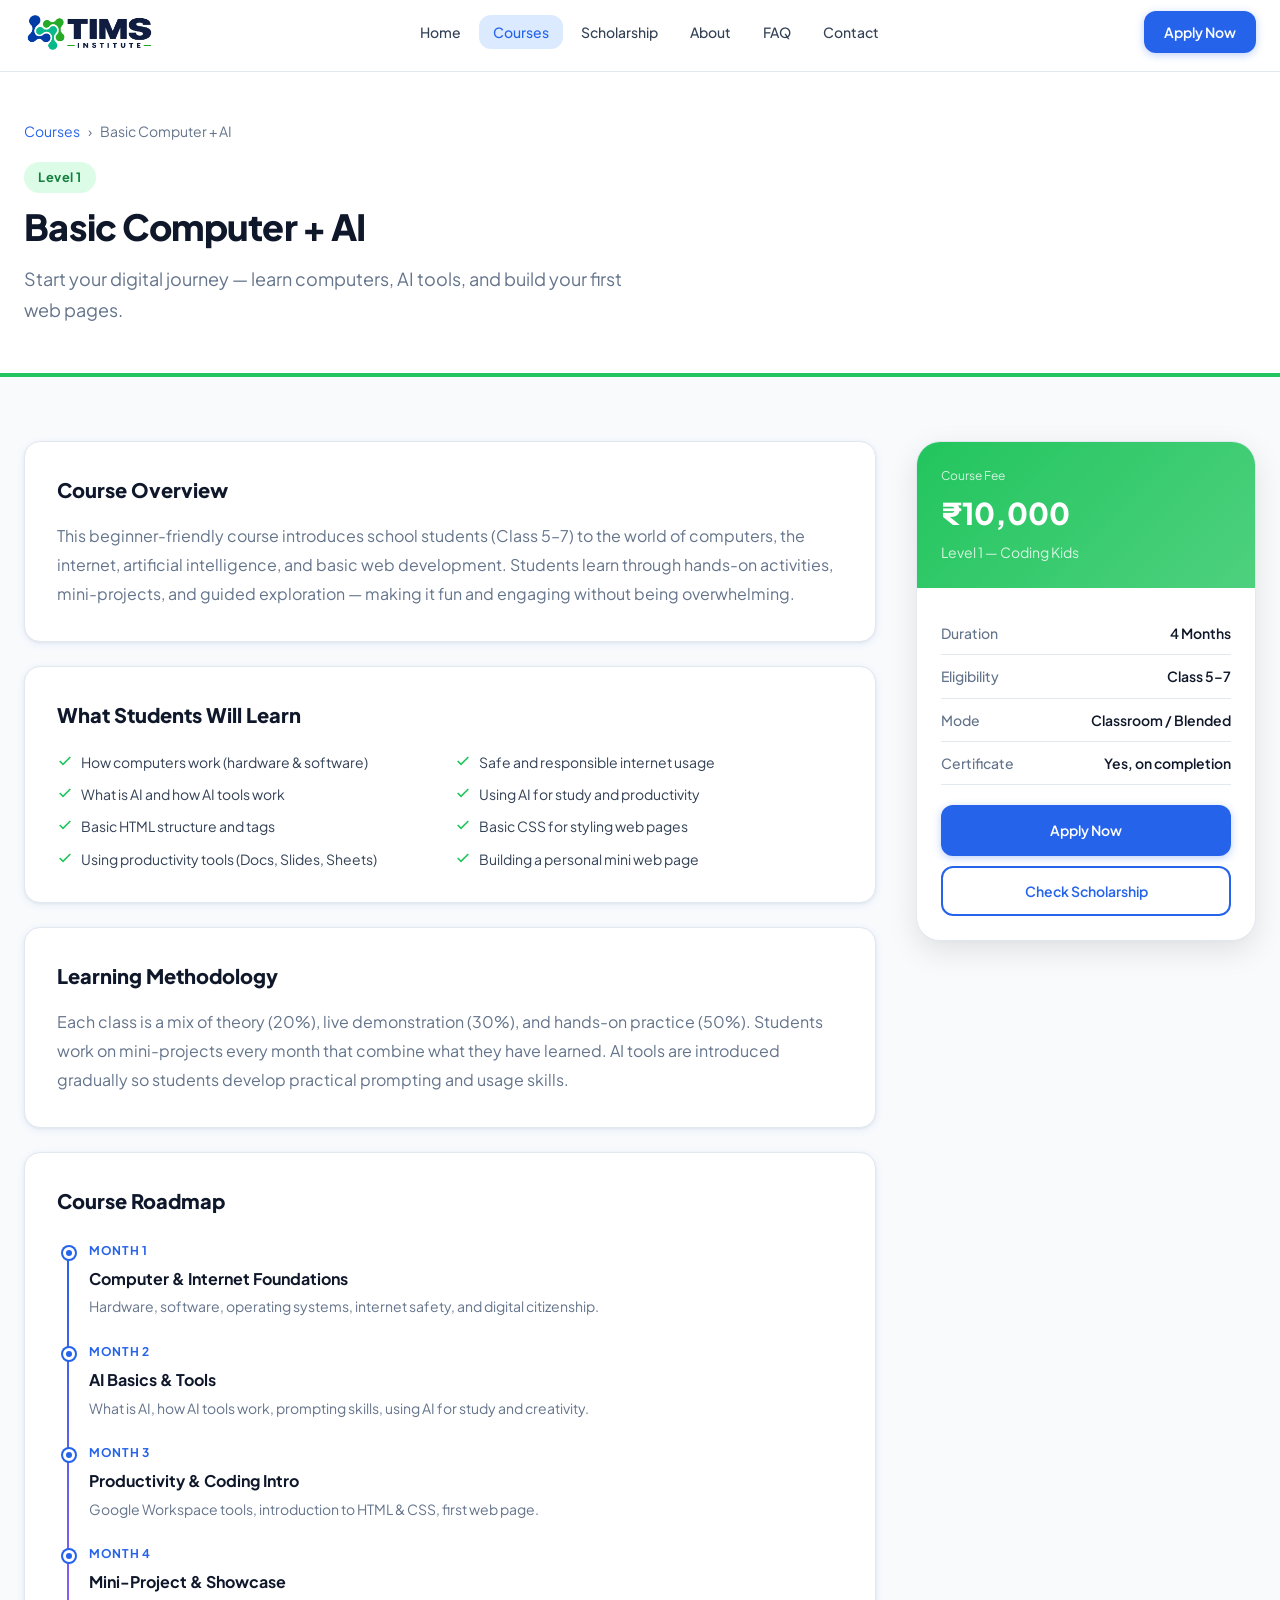
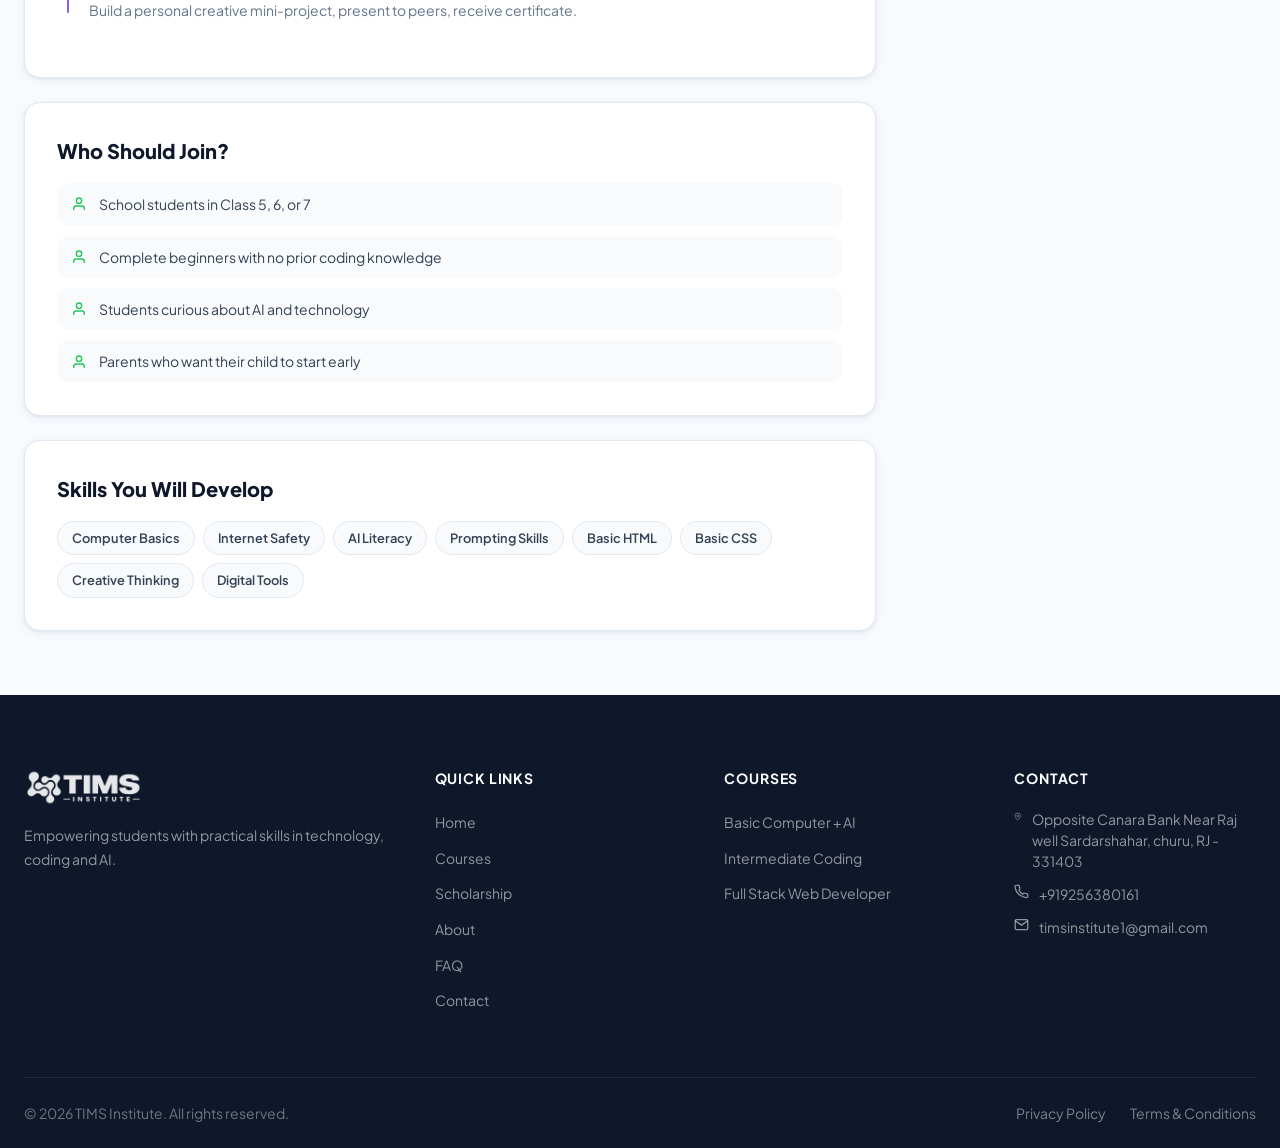
<file: course-details.html>
<!DOCTYPE html>
<html lang="en">
<head>
  <meta charset="UTF-8" />
  <meta name="viewport" content="width=device-width, initial-scale=1.0" />
  <title id="page-title">Course Details — Coding Kids by TIMS Institute</title>
  <meta name="description" content="Detailed course information for Coding Kids programs by TIMS Institute." />
  <link rel="icon" type="image/png" href="assets/images/icon.png" />
  <link rel="stylesheet" href="assets/css/style.css" />
</head>
<body>
  <header>
    <nav class="navbar" role="navigation" aria-label="Main navigation">
      <div class="container">
        <div class="navbar-inner">
          <a href="index.html" class="navbar-logo"><img src="assets/images/TimsLogo.png" alt="TIMS Institute" /></a>
          <ul class="navbar-nav" role="list">
            <li><a href="index.html">Home</a></li>
            <li><a href="courses.html" class="active">Courses</a></li>
            <li><a href="scholarship.html">Scholarship</a></li>
            <li><a href="about.html">About</a></li>
            <li><a href="faq.html">FAQ</a></li>
            <li><a href="contact.html">Contact</a></li>
          </ul>
          <div class="navbar-actions">
            <a href="apply.html" class="btn btn-primary">Apply Now</a>
            <button class="hamburger" aria-label="Open menu" aria-expanded="false"><span></span><span></span><span></span></button>
          </div>
        </div>
      </div>
    </nav>
    <div class="mobile-menu" id="mobile-menu">
      <div class="mobile-menu-panel">
        <nav class="mobile-menu-nav">
          <a href="index.html"><svg width="18" height="18" fill="none" stroke="currentColor" stroke-width="2" viewBox="0 0 24 24"><path d="M3 9l9-7 9 7v11a2 2 0 0 1-2 2H5a2 2 0 0 1-2-2z"/><polyline points="9 22 9 12 15 12 15 22"/></svg>Home</a>
          <a href="courses.html" class="active"><svg width="18" height="18" fill="none" stroke="currentColor" stroke-width="2" viewBox="0 0 24 24"><rect x="2" y="3" width="20" height="14" rx="2"/><polyline points="8 21 12 17 16 21"/></svg>Courses</a>
          <a href="scholarship.html"><svg width="18" height="18" fill="none" stroke="currentColor" stroke-width="2" viewBox="0 0 24 24"><circle cx="12" cy="8" r="6"/><path d="M15.477 12.89L17 22l-5-3-5 3 1.523-9.11"/></svg>Scholarship</a>
          <a href="about.html"><svg width="18" height="18" fill="none" stroke="currentColor" stroke-width="2" viewBox="0 0 24 24"><circle cx="12" cy="12" r="10"/><line x1="12" y1="8" x2="12" y2="12"/><line x1="12" y1="16" x2="12.01" y2="16"/></svg>About</a>
          <a href="faq.html"><svg width="18" height="18" fill="none" stroke="currentColor" stroke-width="2" viewBox="0 0 24 24"><circle cx="12" cy="12" r="10"/><path d="M9.09 9a3 3 0 0 1 5.83 1c0 2-3 3-3 3"/><line x1="12" y1="17" x2="12.01" y2="17"/></svg>FAQ</a>
          <a href="contact.html"><svg width="18" height="18" fill="none" stroke="currentColor" stroke-width="2" viewBox="0 0 24 24"><path d="M22 16.92v3a2 2 0 0 1-2.18 2 19.79 19.79 0 0 1-8.63-3.07A19.5 19.5 0 0 1 4.69 13a19.79 19.79 0 0 1-3.07-8.67A2 2 0 0 1 3.56 2h3a2 2 0 0 1 2 1.72c.127.96.361 1.903.7 2.81a2 2 0 0 1-.45 2.11L7.91 9.91a16 16 0 0 0 6.29 6.29l.91-.91a2 2 0 0 1 2.11-.45 12.84 12.84 0 0 0 2.81.7A2 2 0 0 1 22 16.92z"/></svg>Contact</a>
        </nav>
        <a href="apply.html" class="btn btn-primary btn-full">Apply Now</a>
      </div>
    </div>
  </header>

  <main>
    <!-- Hero -->
    <section class="course-details-hero" id="course-hero" aria-labelledby="course-name">
      <div class="container">
        <div class="breadcrumb">
          <a href="courses.html">Courses</a>
          <span>›</span>
          <span id="breadcrumb-name">Loading...</span>
        </div>
        <div id="course-badge-container" style="margin-bottom:12px"></div>
        <h1 class="page-hero-title" id="course-name">Loading Course...</h1>
        <p class="page-hero-sub" id="course-tagline"></p>
      </div>
    </section>

    <section class="section-sm" style="background:var(--surface)">
      <div class="container">
        <div class="course-details-layout" id="course-details-layout">

          <!-- Main Content -->
          <div id="course-main-content">
            <!-- Overview -->
            <div class="card" style="padding:32px;margin-bottom:24px" id="overview-card">
              <h2 style="font-size:1.25rem;font-weight:800;margin-bottom:16px;color:var(--text)">Course Overview</h2>
              <p id="course-overview" style="color:var(--muted);line-height:1.8"></p>
            </div>

            <!-- What you'll learn -->
            <div class="card" style="padding:32px;margin-bottom:24px">
              <h2 style="font-size:1.25rem;font-weight:800;margin-bottom:20px;color:var(--text)">What Students Will Learn</h2>
              <ul id="course-learn" style="display:grid;grid-template-columns:1fr 1fr;gap:10px;list-style:none"></ul>
            </div>

            <!-- Methodology -->
            <div class="card" style="padding:32px;margin-bottom:24px">
              <h2 style="font-size:1.25rem;font-weight:800;margin-bottom:16px;color:var(--text)">Learning Methodology</h2>
              <p id="course-methodology" style="color:var(--muted);line-height:1.8"></p>
            </div>

            <!-- Roadmap -->
            <div class="card" style="padding:32px;margin-bottom:24px">
              <h2 style="font-size:1.25rem;font-weight:800;margin-bottom:20px;color:var(--text)">Course Roadmap</h2>
              <div class="roadmap" id="course-roadmap"></div>
            </div>

            <!-- Who should join -->
            <div class="card" style="padding:32px;margin-bottom:24px">
              <h2 style="font-size:1.25rem;font-weight:800;margin-bottom:16px;color:var(--text)">Who Should Join?</h2>
              <ul id="course-who" style="display:flex;flex-direction:column;gap:10px;list-style:none"></ul>
            </div>

            <!-- Skills developed -->
            <div class="card" style="padding:32px;">
              <h2 style="font-size:1.25rem;font-weight:800;margin-bottom:16px;color:var(--text)">Skills You Will Develop</h2>
              <div id="course-skills" style="display:flex;flex-wrap:wrap;gap:8px"></div>
            </div>
          </div>

          <!-- Sticky sidebar -->
          <div class="course-sticky-card">
            <div class="course-sticky-header" id="sticky-header">
              <div style="font-size:.75rem;opacity:.8;margin-bottom:4px">Course Fee</div>
              <div class="course-sticky-price" id="sticky-price">₹—</div>
              <div style="font-size:.875rem;opacity:.8" id="sticky-level">Level —</div>
            </div>
            <div class="course-sticky-body">
              <div class="course-meta-row"><span class="course-meta-key">Duration</span><span class="course-meta-val" id="sticky-duration">—</span></div>
              <div class="course-meta-row"><span class="course-meta-key">Eligibility</span><span class="course-meta-val" id="sticky-class">—</span></div>
              <div class="course-meta-row"><span class="course-meta-key">Mode</span><span class="course-meta-val">Classroom / Blended</span></div>
              <div class="course-meta-row"><span class="course-meta-key">Certificate</span><span class="course-meta-val">Yes, on completion</span></div>
              <div style="margin-top:20px;display:flex;flex-direction:column;gap:10px">
                <a href="apply.html" class="btn btn-primary btn-full" id="sticky-apply">Apply Now</a>
                <a href="scholarship.html" class="btn btn-outline btn-full">Check Scholarship</a>
              </div>
            </div>
          </div>

        </div>
      </div>
    </section>
  </main>

  <footer class="footer" role="contentinfo">
    <div class="container">
      <div class="footer-grid">
        <div><img src="assets/images/TimsLogo.png" alt="TIMS Institute" class="footer-brand-logo" /><p class="footer-brand-desc">Empowering students with practical skills in technology, coding and AI.</p></div>
        <div><h3 class="footer-heading">Quick Links</h3><ul class="footer-links"><li><a href="index.html">Home</a></li><li><a href="courses.html">Courses</a></li><li><a href="scholarship.html">Scholarship</a></li><li><a href="about.html">About</a></li><li><a href="faq.html">FAQ</a></li><li><a href="contact.html">Contact</a></li></ul></div>
        <div><h3 class="footer-heading">Courses</h3><ul class="footer-links"><li><a href="course-details.html?course=basic">Basic Computer + AI</a></li><li><a href="course-details.html?course=intermediate">Intermediate Coding</a></li><li><a href="course-details.html?course=fullstack">Full Stack Web Developer</a></li></ul></div>
        <div><h3 class="footer-heading">Contact</h3><div class="footer-contact-item"><svg width="15" height="15" fill="none" stroke="currentColor" stroke-width="2" viewBox="0 0 24 24"><path d="M21 10c0 7-9 13-9 13s-9-6-9-13a9 9 0 0 1 18 0z"/><circle cx="12" cy="10" r="3"/></svg>Opposite Canara Bank Near Raj well Sardarshahar, churu, RJ - 331403</div><div class="footer-contact-item"><svg width="15" height="15" fill="none" stroke="currentColor" stroke-width="2" viewBox="0 0 24 24"><path d="M22 16.92v3a2 2 0 0 1-2.18 2 19.79 19.79 0 0 1-8.63-3.07A19.5 19.5 0 0 1 4.69 13a19.79 19.79 0 0 1-3.07-8.67A2 2 0 0 1 3.56 2h3a2 2 0 0 1 2 1.72 12.84 12.84 0 0 0 .7 2.81 2 2 0 0 1-.45 2.11L7.91 9.91a16 16 0 0 0 6.29 6.29l.91-.91a2 2 0 0 1 2.11-.45 12.84 12.84 0 0 0 2.81.7A2 2 0 0 1 22 16.92z"/></svg>+919256380161</div><div class="footer-contact-item"><svg width="15" height="15" fill="none" stroke="currentColor" stroke-width="2" viewBox="0 0 24 24"><path d="M4 4h16c1.1 0 2 .9 2 2v12c0 1.1-.9 2-2 2H4c-1.1 0-2-.9-2-2V6c0-1.1.9-2 2-2z"/><polyline points="22,6 12,13 2,6"/></svg>timsinstitute1@gmail.com</div></div>
      </div>
      <div class="footer-bottom"><div class="footer-bottom-copy">&copy; 2026 TIMS Institute. All rights reserved.</div><div class="footer-bottom-links"><a href="#">Privacy Policy</a><a href="#">Terms &amp; Conditions</a></div></div>
    </div>
  </footer>
  <button class="back-to-top" aria-label="Back to top"><svg width="20" height="20" fill="none" stroke="currentColor" stroke-width="2.5" viewBox="0 0 24 24"><polyline points="18 15 12 9 6 15"/></svg></button>

  <script src="assets/js/main.js"></script>
  <script>
  // ── Course Data ────────────────────────────────────────────
  const COURSES = {
    basic: {
      name: 'Basic Computer + AI',
      level: 'Level 1',
      levelClass: 'badge-green',
      accentColor: '#22c55e',
      price: '₹10,000',
      duration: '4 Months',
      eligibility: 'Class 5–7',
      tagline: 'Start your digital journey — learn computers, AI tools, and build your first web pages.',
      overview: 'This beginner-friendly course introduces school students (Class 5–7) to the world of computers, the internet, artificial intelligence, and basic web development. Students learn through hands-on activities, mini-projects, and guided exploration — making it fun and engaging without being overwhelming.',
      methodology: 'Each class is a mix of theory (20%), live demonstration (30%), and hands-on practice (50%). Students work on mini-projects every month that combine what they have learned. AI tools are introduced gradually so students develop practical prompting and usage skills.',
      learn: [
        'How computers work (hardware & software)',
        'Safe and responsible internet usage',
        'What is AI and how AI tools work',
        'Using AI for study and productivity',
        'Basic HTML structure and tags',
        'Basic CSS for styling web pages',
        'Using productivity tools (Docs, Slides, Sheets)',
        'Building a personal mini web page'
      ],
      who: [
        'School students in Class 5, 6, or 7',
        'Complete beginners with no prior coding knowledge',
        'Students curious about AI and technology',
        'Parents who want their child to start early'
      ],
      skills: ['Computer Basics', 'Internet Safety', 'AI Literacy', 'Prompting Skills', 'Basic HTML', 'Basic CSS', 'Creative Thinking', 'Digital Tools'],
      roadmap: [
        { month: 'Month 1', title: 'Computer & Internet Foundations', desc: 'Hardware, software, operating systems, internet safety, and digital citizenship.' },
        { month: 'Month 2', title: 'AI Basics & Tools', desc: 'What is AI, how AI tools work, prompting skills, using AI for study and creativity.' },
        { month: 'Month 3', title: 'Productivity & Coding Intro', desc: 'Google Workspace tools, introduction to HTML & CSS, first web page.' },
        { month: 'Month 4', title: 'Mini-Project & Showcase', desc: 'Build a personal creative mini-project, present to peers, receive certificate.' }
      ]
    },
    intermediate: {
      name: 'Intermediate Coding',
      level: 'Level 2',
      levelClass: 'badge-blue',
      accentColor: '#2563eb',
      price: '₹15,000',
      duration: '6 Months',
      eligibility: 'Class 7–10',
      tagline: 'Go beyond basics — master HTML, CSS and JavaScript to build real interactive websites.',
      overview: 'This intermediate course is designed for students in Class 7–10 who want to go from "I know a little HTML" to "I can build a real website." Students learn how to design beautiful pages with CSS, make them interactive with JavaScript, and build projects they can actually share online.',
      methodology: 'Project-first methodology: every concept is immediately applied in a project context. Students work on weekly challenges, bi-monthly milestone projects, and a final capstone project. Code review and peer feedback are regular parts of the curriculum.',
      learn: [
        'Semantic HTML5 structure',
        'Modern CSS (Flexbox, Grid, animations)',
        'JavaScript fundamentals and DOM',
        'Event handling and interactivity',
        'Responsive web design',
        'Logic building and problem solving',
        'Debugging and browser DevTools',
        'Building and deploying a portfolio website'
      ],
      who: [
        'Students in Class 7, 8, 9, or 10',
        'Students who have basic computer knowledge',
        'Students who completed Level 1 (Basic Computer + AI)',
        'Anyone who wants to build real websites'
      ],
      skills: ['HTML5', 'CSS3', 'JavaScript', 'DOM Manipulation', 'Responsive Design', 'Flexbox', 'CSS Grid', 'Problem Solving', 'Debugging'],
      roadmap: [
        { month: 'Month 1', title: 'HTML & Semantic Structure', desc: 'Deep dive into HTML5, semantic elements, forms, and best practices.' },
        { month: 'Month 2', title: 'CSS & Visual Design', desc: 'CSS properties, selectors, Flexbox, Grid, animations, and responsive design.' },
        { month: 'Month 3', title: 'JavaScript Fundamentals', desc: 'Variables, data types, functions, arrays, objects, and control flow.' },
        { month: 'Month 4', title: 'DOM & Interactivity', desc: 'DOM manipulation, events, form validation, and building interactive UI.' },
        { month: 'Month 5', title: 'Project Development', desc: 'Build a full multi-page responsive website with JavaScript features.' },
        { month: 'Month 6', title: 'Portfolio & Showcase', desc: 'Polish projects, create a portfolio, present work, receive certificate.' }
      ]
    },
    fullstack: {
      name: 'Full Stack Web Developer',
      level: 'Level 3',
      levelClass: 'badge-purple',
      accentColor: '#8b5cf6',
      price: '₹25,000',
      duration: '6 Months',
      eligibility: 'Class 11–College',
      tagline: 'Become a complete developer — build real-world apps from frontend to backend to deployment.',
      overview: 'This advanced course takes students from capable frontend developers to full-stack web developers who can build, manage, and deploy complete web applications. Students work with real databases, APIs, version control, and cloud deployment — the same skills used in professional software development.',
      methodology: 'Industry-oriented, project-based learning. Students work in small teams on a real-world capstone project, following agile-inspired sprints. Code reviews, Git workflows, and deployment exercises are part of every sprint. The final project is a fully functional, deployed web application.',
      learn: [
        'Advanced HTML, CSS & JavaScript',
        'Frontend development best practices',
        'Backend development concepts',
        'Databases (SQL / NoSQL basics)',
        'RESTful APIs and integration',
        'Git and GitHub for version control',
        'Web application deployment',
        'Real-world full-stack project'
      ],
      who: [
        'Students in Class 11, 12, or College',
        'Students who completed Level 2 or equivalent',
        'Aspiring web developers and software engineers',
        'Students preparing for internships or careers in tech'
      ],
      skills: ['HTML/CSS (Advanced)', 'JavaScript ES6+', 'Frontend Dev', 'Backend Dev', 'Databases', 'REST APIs', 'Git & GitHub', 'Deployment', 'Team Collaboration'],
      roadmap: [
        { month: 'Month 1', title: 'Advanced Frontend', desc: 'Modern HTML/CSS, advanced JavaScript (ES6+), component-based thinking.' },
        { month: 'Month 2', title: 'JavaScript & Logic Deep Dive', desc: 'Async JS, Promises, fetch API, error handling, and data structures.' },
        { month: 'Month 3', title: 'Backend Foundations', desc: 'Server concepts, backend language basics, routing, and request handling.' },
        { month: 'Month 4', title: 'Databases & APIs', desc: 'Database design, CRUD operations, RESTful API design and integration.' },
        { month: 'Month 5', title: 'Git, GitHub & Deployment', desc: 'Version control workflow, collaboration, cloud hosting, and CI basics.' },
        { month: 'Month 6', title: 'Capstone Project & Demo', desc: 'Build and deploy a real-world full-stack application. Present to peers.' }
      ]
    }
  };

  // ── Render ─────────────────────────────────────────────────
  function renderCourse() {
    const params = new URLSearchParams(window.location.search);
    const key = params.get('course') || 'basic';
    const course = COURSES[key] || COURSES.basic;

    // Meta
    document.title = `${course.name} — Coding Kids by TIMS Institute`;
    document.getElementById('page-title').textContent = `${course.name} — Coding Kids`;

    // Breadcrumb
    document.getElementById('breadcrumb-name').textContent = course.name;

    // Badge
    document.getElementById('course-badge-container').innerHTML =
      `<span class="badge ${course.levelClass}" style="font-size:.8rem;padding:5px 14px">${course.level}</span>`;

    // Hero
    document.getElementById('course-name').textContent = course.name;
    document.getElementById('course-tagline').textContent = course.tagline;

    // Hero bg color accent
    const hero = document.getElementById('course-hero');
    hero.style.borderBottom = `4px solid ${course.accentColor}`;

    // Sidebar
    document.getElementById('sticky-price').textContent = course.price;
    document.getElementById('sticky-level').textContent = `${course.level} — Coding Kids`;
    document.getElementById('sticky-duration').textContent = course.duration;
    document.getElementById('sticky-class').textContent = course.eligibility;
    document.getElementById('sticky-apply').href = `apply.html?course=${key}`;

    // Sticky header accent
    document.getElementById('sticky-header').style.background =
      `linear-gradient(135deg, ${course.accentColor}, ${course.accentColor}cc)`;

    // Overview
    document.getElementById('course-overview').textContent = course.overview;

    // Methodology
    document.getElementById('course-methodology').textContent = course.methodology;

    // What you'll learn
    const learnEl = document.getElementById('course-learn');
    learnEl.innerHTML = course.learn.map(item => `
      <li style="display:flex;align-items:flex-start;gap:8px;font-size:.875rem;color:var(--text-secondary)">
        <svg width="16" height="16" fill="none" stroke="var(--green)" stroke-width="2.5" viewBox="0 0 24 24" style="flex-shrink:0;margin-top:2px"><polyline points="20 6 9 17 4 12"/></svg>
        ${item}
      </li>`).join('');

    // Who should join
    const whoEl = document.getElementById('course-who');
    whoEl.innerHTML = course.who.map(item => `
      <li style="display:flex;align-items:center;gap:10px;padding:10px 16px;background:var(--surface);border-radius:var(--radius-md);font-size:.875rem;color:var(--text-secondary)">
        <svg width="16" height="16" fill="none" stroke="${course.accentColor}" stroke-width="2" viewBox="0 0 24 24"><path d="M17 21v-2a4 4 0 0 0-4-4H5a4 4 0 0 0-4 4v2"/><circle cx="9" cy="7" r="4"/></svg>
        ${item}
      </li>`).join('');

    // Skills
    const skillsEl = document.getElementById('course-skills');
    skillsEl.innerHTML = course.skills.map(s => `
      <span style="padding:6px 14px;background:var(--surface);border:1px solid var(--border);border-radius:var(--radius-full);font-size:.8rem;font-weight:600;color:var(--text-secondary)">${s}</span>`).join('');

    // Roadmap
    const roadmapEl = document.getElementById('course-roadmap');
    roadmapEl.innerHTML = course.roadmap.map(item => `
      <div class="roadmap-item">
        <div class="roadmap-month">${item.month}</div>
        <div class="roadmap-title">${item.title}</div>
        <div class="roadmap-desc">${item.desc}</div>
      </div>`).join('');
  }

  document.addEventListener('DOMContentLoaded', renderCourse);
  </script>
</body>
</html>
</file>
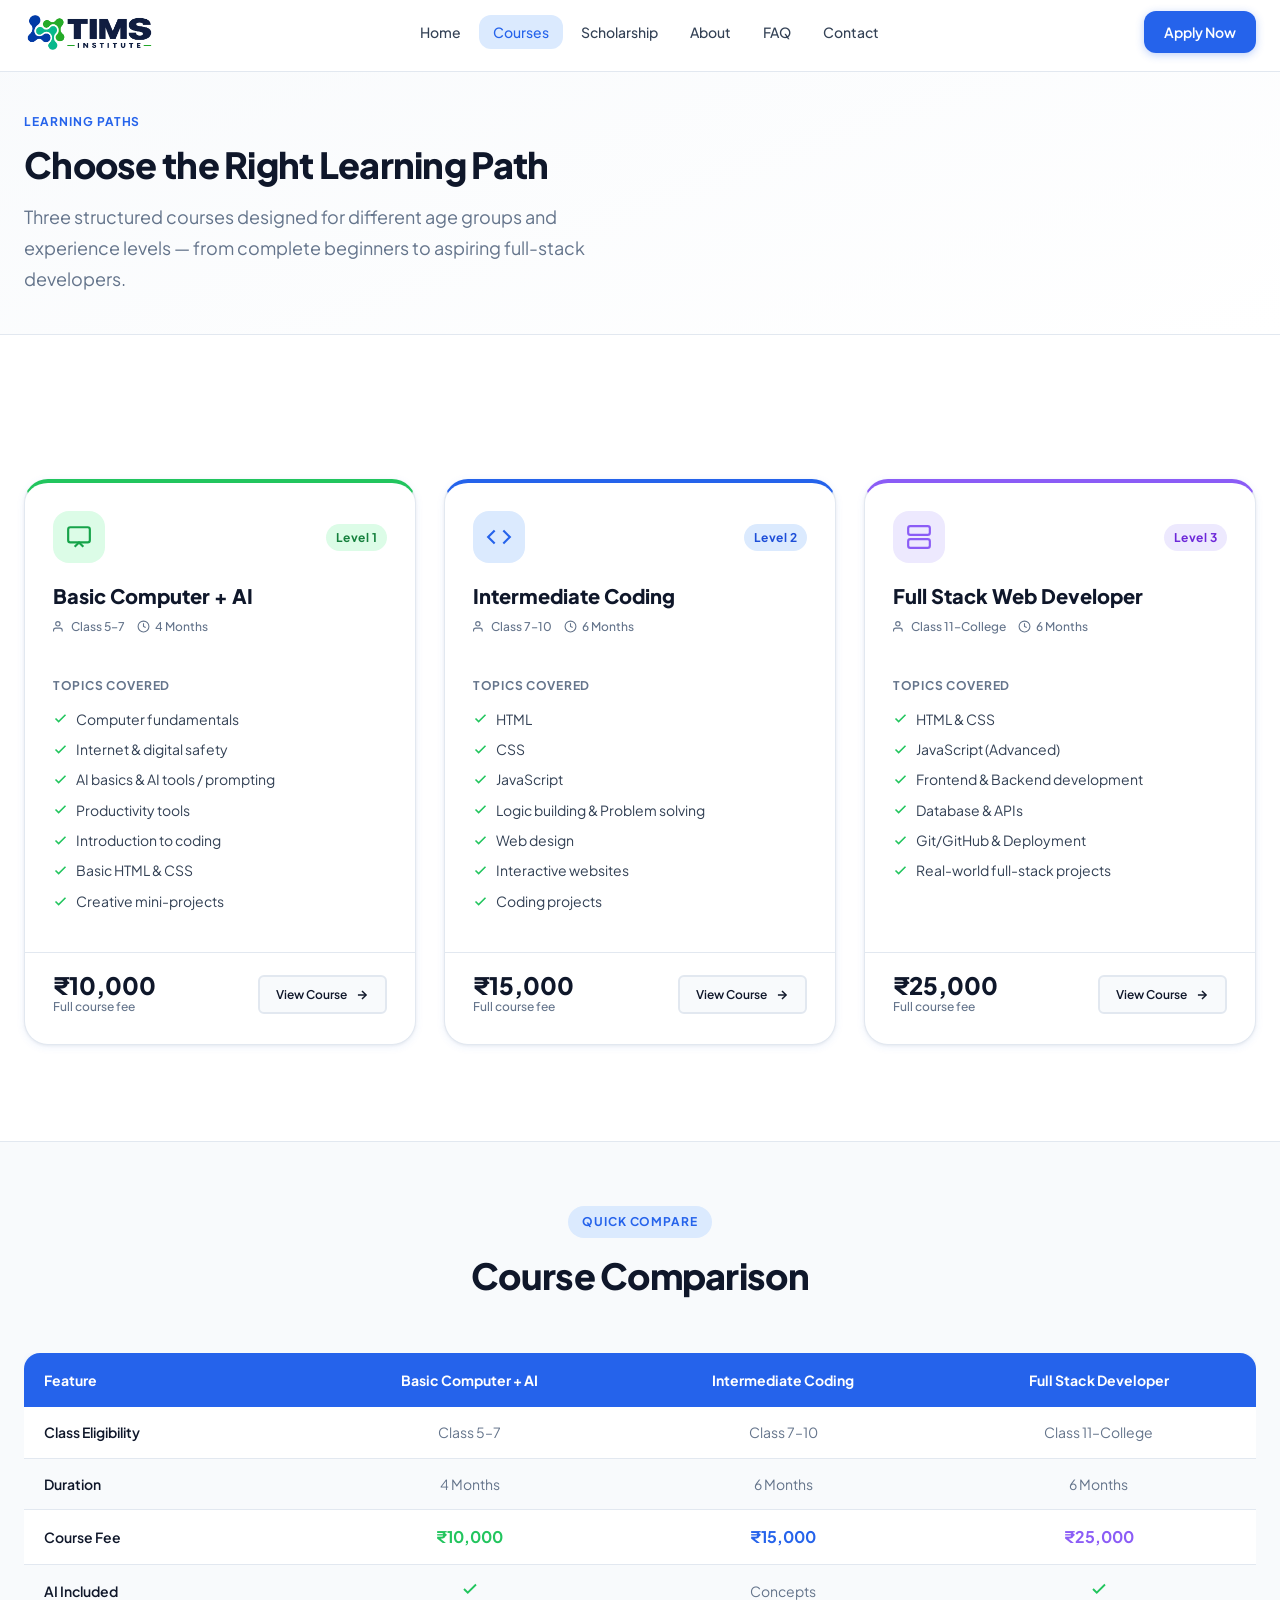
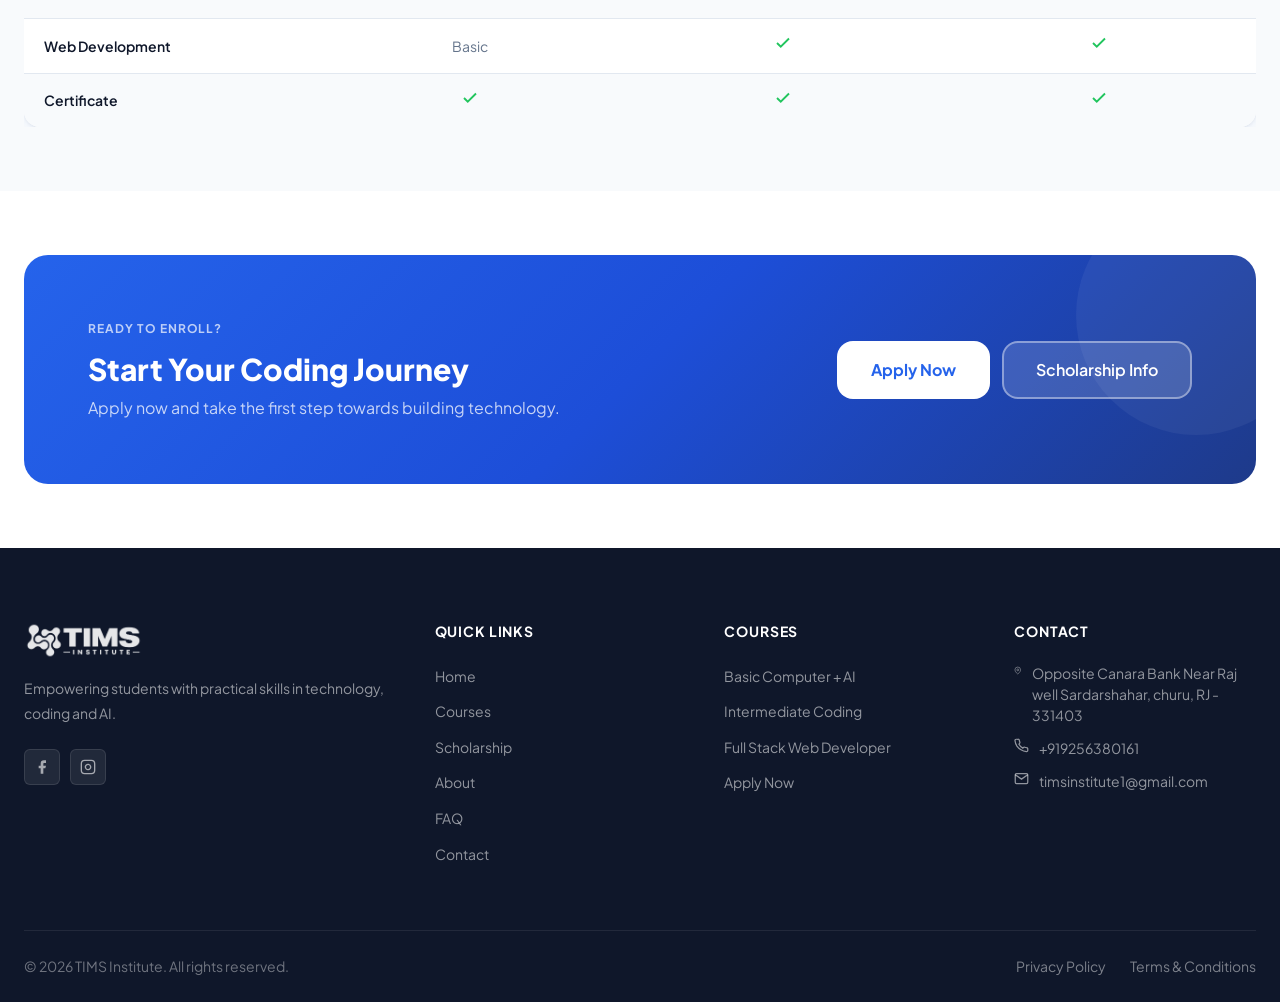
<file: courses.html>
<!DOCTYPE html>
<html lang="en">
<head>
  <meta charset="UTF-8" />
  <meta name="viewport" content="width=device-width, initial-scale=1.0" />
  <title>Courses — Coding Kids by TIMS Institute</title>
  <meta name="description" content="Explore three learning levels: Basic Computer + AI (Class 5-7), Intermediate Coding (Class 7-10), and Full Stack Web Developer (Class 11+). Choose your path." />
  <link rel="icon" type="image/png" href="assets/images/icon.png" />
  <link rel="stylesheet" href="assets/css/style.css" />
</head>
<body>
  <header>
    <nav class="navbar" role="navigation" aria-label="Main navigation">
      <div class="container">
        <div class="navbar-inner">
          <a href="index.html" class="navbar-logo"><img src="assets/images/TimsLogo.png" alt="TIMS Institute" /></a>
          <ul class="navbar-nav" role="list">
            <li><a href="index.html">Home</a></li>
            <li><a href="courses.html" class="active">Courses</a></li>
            <li><a href="scholarship.html">Scholarship</a></li>
            <li><a href="about.html">About</a></li>
            <li><a href="faq.html">FAQ</a></li>
            <li><a href="contact.html">Contact</a></li>
          </ul>
          <div class="navbar-actions">
            <a href="apply.html" class="btn btn-primary">Apply Now</a>
            <button class="hamburger" aria-label="Open menu" aria-expanded="false"><span></span><span></span><span></span></button>
          </div>
        </div>
      </div>
    </nav>
    <div class="mobile-menu" id="mobile-menu">
      <div class="mobile-menu-panel">
        <nav class="mobile-menu-nav">
          <a href="index.html"><svg width="18" height="18" fill="none" stroke="currentColor" stroke-width="2" viewBox="0 0 24 24"><path d="M3 9l9-7 9 7v11a2 2 0 0 1-2 2H5a2 2 0 0 1-2-2z"/><polyline points="9 22 9 12 15 12 15 22"/></svg>Home</a>
          <a href="courses.html" class="active"><svg width="18" height="18" fill="none" stroke="currentColor" stroke-width="2" viewBox="0 0 24 24"><rect x="2" y="3" width="20" height="14" rx="2"/><polyline points="8 21 12 17 16 21"/></svg>Courses</a>
          <a href="scholarship.html"><svg width="18" height="18" fill="none" stroke="currentColor" stroke-width="2" viewBox="0 0 24 24"><circle cx="12" cy="8" r="6"/><path d="M15.477 12.89L17 22l-5-3-5 3 1.523-9.11"/></svg>Scholarship</a>
          <a href="about.html"><svg width="18" height="18" fill="none" stroke="currentColor" stroke-width="2" viewBox="0 0 24 24"><circle cx="12" cy="12" r="10"/><line x1="12" y1="8" x2="12" y2="12"/><line x1="12" y1="16" x2="12.01" y2="16"/></svg>About</a>
          <a href="faq.html"><svg width="18" height="18" fill="none" stroke="currentColor" stroke-width="2" viewBox="0 0 24 24"><circle cx="12" cy="12" r="10"/><path d="M9.09 9a3 3 0 0 1 5.83 1c0 2-3 3-3 3"/><line x1="12" y1="17" x2="12.01" y2="17"/></svg>FAQ</a>
          <a href="contact.html"><svg width="18" height="18" fill="none" stroke="currentColor" stroke-width="2" viewBox="0 0 24 24"><path d="M22 16.92v3a2 2 0 0 1-2.18 2 19.79 19.79 0 0 1-8.63-3.07A19.5 19.5 0 0 1 4.69 13a19.79 19.79 0 0 1-3.07-8.67A2 2 0 0 1 3.56 2h3a2 2 0 0 1 2 1.72c.127.96.361 1.903.7 2.81a2 2 0 0 1-.45 2.11L7.91 9.91a16 16 0 0 0 6.29 6.29l.91-.91a2 2 0 0 1 2.11-.45 12.84 12.84 0 0 0 2.81.7A2 2 0 0 1 22 16.92z"/></svg>Contact</a>
        </nav>
        <a href="apply.html" class="btn btn-primary btn-full">Apply Now</a>
      </div>
    </div>
  </header>

  <main>
    <section class="page-hero">
      <div class="container">
        <div class="page-hero-label">Learning Paths</div>
        <h1 class="page-hero-title">Choose the Right Learning Path</h1>
        <p class="page-hero-sub">Three structured courses designed for different age groups and experience levels — from complete beginners to aspiring full-stack developers.</p>
      </div>
    </section>

    <section class="section">
      <div class="container">
        <div class="courses-grid">

          <!-- Level 1 -->
          <div class="course-card green-accent">
            <div class="course-card-header">
              <div class="course-card-level">
                <div class="course-card-icon green"><svg width="26" height="26" fill="none" stroke="currentColor" stroke-width="2" viewBox="0 0 24 24"><rect x="2" y="3" width="20" height="14" rx="2"/><polyline points="8 21 12 17 16 21"/></svg></div>
                <span class="badge badge-green">Level 1</span>
              </div>
              <h2 class="course-card-title">Basic Computer + AI</h2>
              <div class="course-card-meta">
                <span class="course-meta-item"><svg width="13" height="13" fill="none" stroke="currentColor" stroke-width="2" viewBox="0 0 24 24"><path d="M17 21v-2a4 4 0 0 0-4-4H5a4 4 0 0 0-4 4v2"/><circle cx="9" cy="7" r="4"/></svg>Class 5–7</span>
                <span class="course-meta-item"><svg width="13" height="13" fill="none" stroke="currentColor" stroke-width="2" viewBox="0 0 24 24"><circle cx="12" cy="12" r="10"/><polyline points="12 6 12 12 16 14"/></svg>4 Months</span>
              </div>
            </div>
            <div class="course-card-body">
              <div class="course-topics-title">Topics Covered</div>
              <ul class="course-topics-list">
                <li class="course-topic-item"><svg width="15" height="15" fill="none" stroke="currentColor" stroke-width="2.5" viewBox="0 0 24 24"><polyline points="20 6 9 17 4 12"/></svg>Computer fundamentals</li>
                <li class="course-topic-item"><svg width="15" height="15" fill="none" stroke="currentColor" stroke-width="2.5" viewBox="0 0 24 24"><polyline points="20 6 9 17 4 12"/></svg>Internet &amp; digital safety</li>
                <li class="course-topic-item"><svg width="15" height="15" fill="none" stroke="currentColor" stroke-width="2.5" viewBox="0 0 24 24"><polyline points="20 6 9 17 4 12"/></svg>AI basics &amp; AI tools / prompting</li>
                <li class="course-topic-item"><svg width="15" height="15" fill="none" stroke="currentColor" stroke-width="2.5" viewBox="0 0 24 24"><polyline points="20 6 9 17 4 12"/></svg>Productivity tools</li>
                <li class="course-topic-item"><svg width="15" height="15" fill="none" stroke="currentColor" stroke-width="2.5" viewBox="0 0 24 24"><polyline points="20 6 9 17 4 12"/></svg>Introduction to coding</li>
                <li class="course-topic-item"><svg width="15" height="15" fill="none" stroke="currentColor" stroke-width="2.5" viewBox="0 0 24 24"><polyline points="20 6 9 17 4 12"/></svg>Basic HTML &amp; CSS</li>
                <li class="course-topic-item"><svg width="15" height="15" fill="none" stroke="currentColor" stroke-width="2.5" viewBox="0 0 24 24"><polyline points="20 6 9 17 4 12"/></svg>Creative mini-projects</li>
              </ul>
            </div>
            <div class="course-card-footer">
              <div><div class="course-price-value">₹10,000</div><div class="course-price-label">Full course fee</div></div>
              <a href="course-details.html?course=basic" class="btn btn-ghost btn-sm">View Course <svg width="14" height="14" fill="none" stroke="currentColor" stroke-width="2.5" viewBox="0 0 24 24"><line x1="5" y1="12" x2="19" y2="12"/><polyline points="12 5 19 12 12 19"/></svg></a>
            </div>
          </div>

          <!-- Level 2 -->
          <div class="course-card blue-accent">
            <div class="course-card-header">
              <div class="course-card-level">
                <div class="course-card-icon blue"><svg width="26" height="26" fill="none" stroke="currentColor" stroke-width="2" viewBox="0 0 24 24"><polyline points="16 18 22 12 16 6"/><polyline points="8 6 2 12 8 18"/></svg></div>
                <span class="badge badge-blue">Level 2</span>
              </div>
              <h2 class="course-card-title">Intermediate Coding</h2>
              <div class="course-card-meta">
                <span class="course-meta-item"><svg width="13" height="13" fill="none" stroke="currentColor" stroke-width="2" viewBox="0 0 24 24"><path d="M17 21v-2a4 4 0 0 0-4-4H5a4 4 0 0 0-4 4v2"/><circle cx="9" cy="7" r="4"/></svg>Class 7–10</span>
                <span class="course-meta-item"><svg width="13" height="13" fill="none" stroke="currentColor" stroke-width="2" viewBox="0 0 24 24"><circle cx="12" cy="12" r="10"/><polyline points="12 6 12 12 16 14"/></svg>6 Months</span>
              </div>
            </div>
            <div class="course-card-body">
              <div class="course-topics-title">Topics Covered</div>
              <ul class="course-topics-list">
                <li class="course-topic-item"><svg width="15" height="15" fill="none" stroke="currentColor" stroke-width="2.5" viewBox="0 0 24 24"><polyline points="20 6 9 17 4 12"/></svg>HTML</li>
                <li class="course-topic-item"><svg width="15" height="15" fill="none" stroke="currentColor" stroke-width="2.5" viewBox="0 0 24 24"><polyline points="20 6 9 17 4 12"/></svg>CSS</li>
                <li class="course-topic-item"><svg width="15" height="15" fill="none" stroke="currentColor" stroke-width="2.5" viewBox="0 0 24 24"><polyline points="20 6 9 17 4 12"/></svg>JavaScript</li>
                <li class="course-topic-item"><svg width="15" height="15" fill="none" stroke="currentColor" stroke-width="2.5" viewBox="0 0 24 24"><polyline points="20 6 9 17 4 12"/></svg>Logic building &amp; Problem solving</li>
                <li class="course-topic-item"><svg width="15" height="15" fill="none" stroke="currentColor" stroke-width="2.5" viewBox="0 0 24 24"><polyline points="20 6 9 17 4 12"/></svg>Web design</li>
                <li class="course-topic-item"><svg width="15" height="15" fill="none" stroke="currentColor" stroke-width="2.5" viewBox="0 0 24 24"><polyline points="20 6 9 17 4 12"/></svg>Interactive websites</li>
                <li class="course-topic-item"><svg width="15" height="15" fill="none" stroke="currentColor" stroke-width="2.5" viewBox="0 0 24 24"><polyline points="20 6 9 17 4 12"/></svg>Coding projects</li>
              </ul>
            </div>
            <div class="course-card-footer">
              <div><div class="course-price-value">₹15,000</div><div class="course-price-label">Full course fee</div></div>
              <a href="course-details.html?course=intermediate" class="btn btn-ghost btn-sm">View Course <svg width="14" height="14" fill="none" stroke="currentColor" stroke-width="2.5" viewBox="0 0 24 24"><line x1="5" y1="12" x2="19" y2="12"/><polyline points="12 5 19 12 12 19"/></svg></a>
            </div>
          </div>

          <!-- Level 3 -->
          <div class="course-card purple-accent">
            <div class="course-card-header">
              <div class="course-card-level">
                <div class="course-card-icon purple"><svg width="26" height="26" fill="none" stroke="currentColor" stroke-width="2" viewBox="0 0 24 24"><rect x="2" y="2" width="20" height="8" rx="2"/><rect x="2" y="14" width="20" height="8" rx="2"/><line x1="6" y1="6" x2="6.01" y2="6"/><line x1="6" y1="18" x2="6.01" y2="18"/></svg></div>
                <span class="badge badge-purple">Level 3</span>
              </div>
              <h2 class="course-card-title">Full Stack Web Developer</h2>
              <div class="course-card-meta">
                <span class="course-meta-item"><svg width="13" height="13" fill="none" stroke="currentColor" stroke-width="2" viewBox="0 0 24 24"><path d="M17 21v-2a4 4 0 0 0-4-4H5a4 4 0 0 0-4 4v2"/><circle cx="9" cy="7" r="4"/></svg>Class 11–College</span>
                <span class="course-meta-item"><svg width="13" height="13" fill="none" stroke="currentColor" stroke-width="2" viewBox="0 0 24 24"><circle cx="12" cy="12" r="10"/><polyline points="12 6 12 12 16 14"/></svg>6 Months</span>
              </div>
            </div>
            <div class="course-card-body">
              <div class="course-topics-title">Topics Covered</div>
              <ul class="course-topics-list">
                <li class="course-topic-item"><svg width="15" height="15" fill="none" stroke="currentColor" stroke-width="2.5" viewBox="0 0 24 24"><polyline points="20 6 9 17 4 12"/></svg>HTML &amp; CSS</li>
                <li class="course-topic-item"><svg width="15" height="15" fill="none" stroke="currentColor" stroke-width="2.5" viewBox="0 0 24 24"><polyline points="20 6 9 17 4 12"/></svg>JavaScript (Advanced)</li>
                <li class="course-topic-item"><svg width="15" height="15" fill="none" stroke="currentColor" stroke-width="2.5" viewBox="0 0 24 24"><polyline points="20 6 9 17 4 12"/></svg>Frontend &amp; Backend development</li>
                <li class="course-topic-item"><svg width="15" height="15" fill="none" stroke="currentColor" stroke-width="2.5" viewBox="0 0 24 24"><polyline points="20 6 9 17 4 12"/></svg>Database &amp; APIs</li>
                <li class="course-topic-item"><svg width="15" height="15" fill="none" stroke="currentColor" stroke-width="2.5" viewBox="0 0 24 24"><polyline points="20 6 9 17 4 12"/></svg>Git/GitHub &amp; Deployment</li>
                <li class="course-topic-item"><svg width="15" height="15" fill="none" stroke="currentColor" stroke-width="2.5" viewBox="0 0 24 24"><polyline points="20 6 9 17 4 12"/></svg>Real-world full-stack projects</li>
              </ul>
            </div>
            <div class="course-card-footer">
              <div><div class="course-price-value">₹25,000</div><div class="course-price-label">Full course fee</div></div>
              <a href="course-details.html?course=fullstack" class="btn btn-ghost btn-sm">View Course <svg width="14" height="14" fill="none" stroke="currentColor" stroke-width="2.5" viewBox="0 0 24 24"><line x1="5" y1="12" x2="19" y2="12"/><polyline points="12 5 19 12 12 19"/></svg></a>
            </div>
          </div>

        </div>
      </div>
    </section>

    <!-- Comparison Table -->
    <section class="section-sm" style="background:var(--surface);border-top:1px solid var(--border)">
      <div class="container">
        <div class="section-header centered text-center">
          <span class="section-label">Quick Compare</span>
          <h2 class="section-title">Course Comparison</h2>
        </div>
        <div style="overflow-x:auto;margin-top:40px">
          <table style="width:100%;border-collapse:collapse;min-width:600px;background:var(--background);border-radius:var(--radius-lg);overflow:hidden;box-shadow:var(--shadow-card)">
            <thead>
              <tr style="background:var(--primary)">
                <th style="padding:16px 20px;text-align:left;color:#fff;font-size:.875rem;font-weight:700">Feature</th>
                <th style="padding:16px 20px;text-align:center;color:#fff;font-size:.875rem;font-weight:700">Basic Computer + AI</th>
                <th style="padding:16px 20px;text-align:center;color:#fff;font-size:.875rem;font-weight:700">Intermediate Coding</th>
                <th style="padding:16px 20px;text-align:center;color:#fff;font-size:.875rem;font-weight:700">Full Stack Developer</th>
              </tr>
            </thead>
            <tbody>
              <tr style="border-bottom:1px solid var(--border)">
                <td style="padding:14px 20px;font-weight:600;font-size:.875rem">Class Eligibility</td>
                <td style="padding:14px 20px;text-align:center;font-size:.875rem;color:var(--muted)">Class 5–7</td>
                <td style="padding:14px 20px;text-align:center;font-size:.875rem;color:var(--muted)">Class 7–10</td>
                <td style="padding:14px 20px;text-align:center;font-size:.875rem;color:var(--muted)">Class 11–College</td>
              </tr>
              <tr style="border-bottom:1px solid var(--border);background:var(--surface)">
                <td style="padding:14px 20px;font-weight:600;font-size:.875rem">Duration</td>
                <td style="padding:14px 20px;text-align:center;font-size:.875rem;color:var(--muted)">4 Months</td>
                <td style="padding:14px 20px;text-align:center;font-size:.875rem;color:var(--muted)">6 Months</td>
                <td style="padding:14px 20px;text-align:center;font-size:.875rem;color:var(--muted)">6 Months</td>
              </tr>
              <tr style="border-bottom:1px solid var(--border)">
                <td style="padding:14px 20px;font-weight:600;font-size:.875rem">Course Fee</td>
                <td style="padding:14px 20px;text-align:center;font-weight:700;color:var(--green)">₹10,000</td>
                <td style="padding:14px 20px;text-align:center;font-weight:700;color:var(--primary)">₹15,000</td>
                <td style="padding:14px 20px;text-align:center;font-weight:700;color:var(--purple)">₹25,000</td>
              </tr>
              <tr style="border-bottom:1px solid var(--border);background:var(--surface)">
                <td style="padding:14px 20px;font-weight:600;font-size:.875rem">AI Included</td>
                <td style="padding:14px 20px;text-align:center"><svg width="18" height="18" fill="none" stroke="var(--green)" stroke-width="2.5" viewBox="0 0 24 24"><polyline points="20 6 9 17 4 12"/></svg></td>
                <td style="padding:14px 20px;text-align:center;color:var(--muted);font-size:.875rem">Concepts</td>
                <td style="padding:14px 20px;text-align:center"><svg width="18" height="18" fill="none" stroke="var(--green)" stroke-width="2.5" viewBox="0 0 24 24"><polyline points="20 6 9 17 4 12"/></svg></td>
              </tr>
              <tr style="border-bottom:1px solid var(--border)">
                <td style="padding:14px 20px;font-weight:600;font-size:.875rem">Web Development</td>
                <td style="padding:14px 20px;text-align:center;color:var(--muted);font-size:.875rem">Basic</td>
                <td style="padding:14px 20px;text-align:center"><svg width="18" height="18" fill="none" stroke="var(--green)" stroke-width="2.5" viewBox="0 0 24 24"><polyline points="20 6 9 17 4 12"/></svg></td>
                <td style="padding:14px 20px;text-align:center"><svg width="18" height="18" fill="none" stroke="var(--green)" stroke-width="2.5" viewBox="0 0 24 24"><polyline points="20 6 9 17 4 12"/></svg></td>
              </tr>
              <tr style="background:var(--surface)">
                <td style="padding:14px 20px;font-weight:600;font-size:.875rem">Certificate</td>
                <td style="padding:14px 20px;text-align:center"><svg width="18" height="18" fill="none" stroke="var(--green)" stroke-width="2.5" viewBox="0 0 24 24"><polyline points="20 6 9 17 4 12"/></svg></td>
                <td style="padding:14px 20px;text-align:center"><svg width="18" height="18" fill="none" stroke="var(--green)" stroke-width="2.5" viewBox="0 0 24 24"><polyline points="20 6 9 17 4 12"/></svg></td>
                <td style="padding:14px 20px;text-align:center"><svg width="18" height="18" fill="none" stroke="var(--green)" stroke-width="2.5" viewBox="0 0 24 24"><polyline points="20 6 9 17 4 12"/></svg></td>
              </tr>
            </tbody>
          </table>
        </div>
      </div>
    </section>

    <section class="section-sm">
      <div class="container">
        <div class="cta-banner reveal">
          <div class="cta-banner-content">
            <div class="cta-banner-label">Ready to enroll?</div>
            <div class="cta-banner-title">Start Your Coding Journey</div>
            <div class="cta-banner-sub">Apply now and take the first step towards building technology.</div>
          </div>
          <div class="cta-banner-actions">
            <a href="apply.html" class="btn btn-white btn-lg">Apply Now</a>
            <a href="scholarship.html" class="btn btn-lg" style="background:rgba(255,255,255,.15);color:#fff;border:2px solid rgba(255,255,255,.4)">Scholarship Info</a>
          </div>
        </div>
      </div>
    </section>
  </main>

  <footer class="footer" role="contentinfo">
    <div class="container">
      <div class="footer-grid">
        <div><img src="assets/images/TimsLogo.png" alt="TIMS Institute" class="footer-brand-logo" /><p class="footer-brand-desc">Empowering students with practical skills in technology, coding and AI.</p><div class="social-links"><a href="https://www.facebook.com/timslearning" class="social-link" aria-label="Facebook"><svg width="16" height="16" fill="currentColor" viewBox="0 0 24 24"><path d="M18 2h-3a5 5 0 0 0-5 5v3H7v4h3v8h4v-8h3l1-4h-4V7a1 1 0 0 1 1-1h3z"/></svg></a><a href="https://instagram.com/tims_institute" class="social-link" aria-label="Instagram"><svg width="16" height="16" fill="none" stroke="currentColor" stroke-width="2" viewBox="0 0 24 24"><rect x="2" y="2" width="20" height="20" rx="5"/><path d="M16 11.37A4 4 0 1 1 12.63 8 4 4 0 0 1 16 11.37z"/><line x1="17.5" y1="6.5" x2="17.51" y2="6.5"/></svg></a></div></div>
        <div><h3 class="footer-heading">Quick Links</h3><ul class="footer-links"><li><a href="index.html">Home</a></li><li><a href="courses.html">Courses</a></li><li><a href="scholarship.html">Scholarship</a></li><li><a href="about.html">About</a></li><li><a href="faq.html">FAQ</a></li><li><a href="contact.html">Contact</a></li></ul></div>
        <div><h3 class="footer-heading">Courses</h3><ul class="footer-links"><li><a href="course-details.html?course=basic">Basic Computer + AI</a></li><li><a href="course-details.html?course=intermediate">Intermediate Coding</a></li><li><a href="course-details.html?course=fullstack">Full Stack Web Developer</a></li><li><a href="apply.html">Apply Now</a></li></ul></div>
        <div><h3 class="footer-heading">Contact</h3><div class="footer-contact-item"><svg width="15" height="15" fill="none" stroke="currentColor" stroke-width="2" viewBox="0 0 24 24"><path d="M21 10c0 7-9 13-9 13s-9-6-9-13a9 9 0 0 1 18 0z"/><circle cx="12" cy="10" r="3"/></svg>Opposite Canara Bank Near Raj well Sardarshahar, churu, RJ - 331403</div><div class="footer-contact-item"><svg width="15" height="15" fill="none" stroke="currentColor" stroke-width="2" viewBox="0 0 24 24"><path d="M22 16.92v3a2 2 0 0 1-2.18 2 19.79 19.79 0 0 1-8.63-3.07A19.5 19.5 0 0 1 4.69 13a19.79 19.79 0 0 1-3.07-8.67A2 2 0 0 1 3.56 2h3a2 2 0 0 1 2 1.72 12.84 12.84 0 0 0 .7 2.81 2 2 0 0 1-.45 2.11L7.91 9.91a16 16 0 0 0 6.29 6.29l.91-.91a2 2 0 0 1 2.11-.45 12.84 12.84 0 0 0 2.81.7A2 2 0 0 1 22 16.92z"/></svg>+919256380161</div><div class="footer-contact-item"><svg width="15" height="15" fill="none" stroke="currentColor" stroke-width="2" viewBox="0 0 24 24"><path d="M4 4h16c1.1 0 2 .9 2 2v12c0 1.1-.9 2-2 2H4c-1.1 0-2-.9-2-2V6c0-1.1.9-2 2-2z"/><polyline points="22,6 12,13 2,6"/></svg>timsinstitute1@gmail.com</div></div>
      </div>
      <div class="footer-bottom"><div class="footer-bottom-copy">&copy; 2026 TIMS Institute. All rights reserved.</div><div class="footer-bottom-links"><a href="#">Privacy Policy</a><a href="#">Terms &amp; Conditions</a></div></div>
    </div>
  </footer>
  <button class="back-to-top" aria-label="Back to top"><svg width="20" height="20" fill="none" stroke="currentColor" stroke-width="2.5" viewBox="0 0 24 24"><polyline points="18 15 12 9 6 15"/></svg></button>
  <script src="assets/js/main.js"></script>
</body>
</html>
</file>
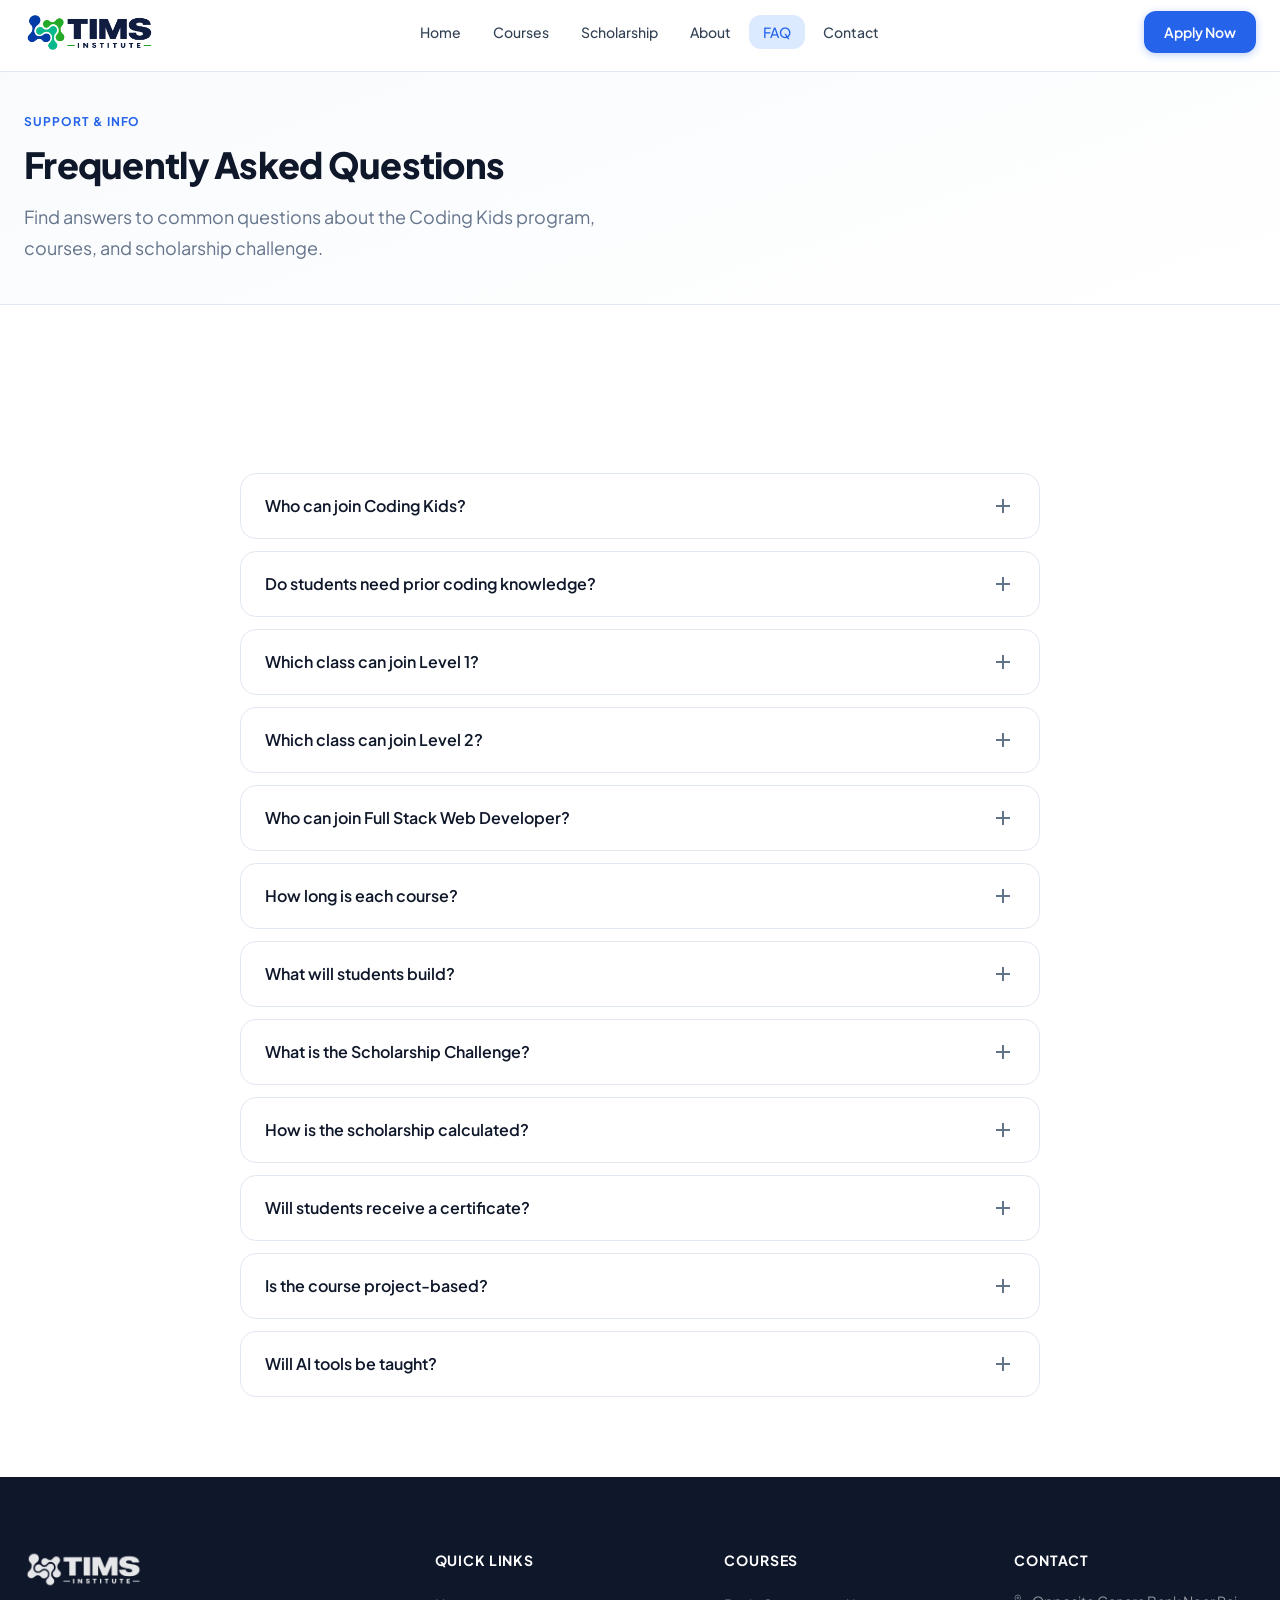
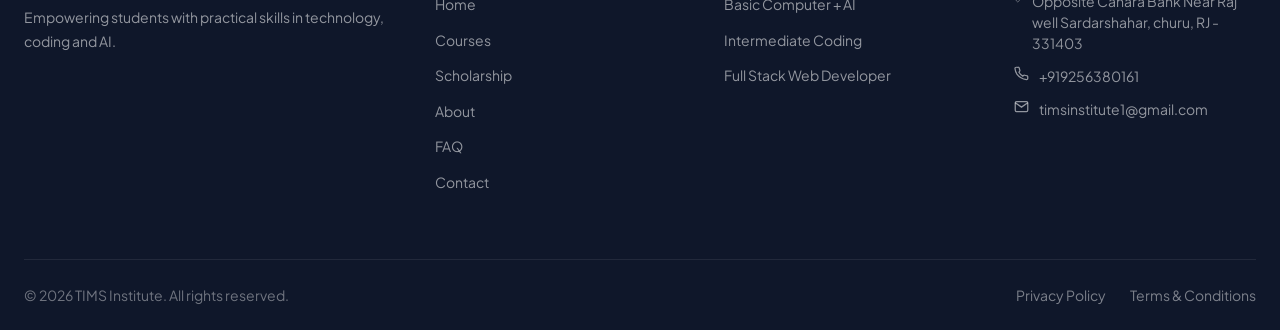
<file: faq.html>
<!DOCTYPE html>
<html lang="en">
<head>
  <meta charset="UTF-8" />
  <meta name="viewport" content="width=device-width, initial-scale=1.0" />
  <title>FAQ — Coding Kids by TIMS Institute</title>
  <meta name="description" content="Frequently Asked Questions about the Coding Kids program by TIMS Institute." />
  <link rel="icon" type="image/png" href="assets/images/icon.png" />
  <link rel="stylesheet" href="assets/css/style.css" />
</head>
<body>
  <header>
    <nav class="navbar" role="navigation" aria-label="Main navigation">
      <div class="container">
        <div class="navbar-inner">
          <a href="index.html" class="navbar-logo"><img src="assets/images/TimsLogo.png" alt="TIMS Institute" /></a>
          <ul class="navbar-nav" role="list">
            <li><a href="index.html">Home</a></li>
            <li><a href="courses.html">Courses</a></li>
            <li><a href="scholarship.html">Scholarship</a></li>
            <li><a href="about.html">About</a></li>
            <li><a href="faq.html" class="active">FAQ</a></li>
            <li><a href="contact.html">Contact</a></li>
          </ul>
          <div class="navbar-actions">
            <a href="apply.html" class="btn btn-primary">Apply Now</a>
            <button class="hamburger" aria-label="Open menu" aria-expanded="false"><span></span><span></span><span></span></button>
          </div>
        </div>
      </div>
    </nav>
    <div class="mobile-menu" id="mobile-menu">
      <div class="mobile-menu-panel">
        <nav class="mobile-menu-nav">
          <a href="index.html"><svg width="18" height="18" fill="none" stroke="currentColor" stroke-width="2" viewBox="0 0 24 24"><path d="M3 9l9-7 9 7v11a2 2 0 0 1-2 2H5a2 2 0 0 1-2-2z"/><polyline points="9 22 9 12 15 12 15 22"/></svg>Home</a>
          <a href="courses.html"><svg width="18" height="18" fill="none" stroke="currentColor" stroke-width="2" viewBox="0 0 24 24"><rect x="2" y="3" width="20" height="14" rx="2"/><polyline points="8 21 12 17 16 21"/></svg>Courses</a>
          <a href="scholarship.html"><svg width="18" height="18" fill="none" stroke="currentColor" stroke-width="2" viewBox="0 0 24 24"><circle cx="12" cy="8" r="6"/><path d="M15.477 12.89L17 22l-5-3-5 3 1.523-9.11"/></svg>Scholarship</a>
          <a href="about.html"><svg width="18" height="18" fill="none" stroke="currentColor" stroke-width="2" viewBox="0 0 24 24"><circle cx="12" cy="12" r="10"/><line x1="12" y1="8" x2="12" y2="12"/><line x1="12" y1="16" x2="12.01" y2="16"/></svg>About</a>
          <a href="faq.html" class="active"><svg width="18" height="18" fill="none" stroke="currentColor" stroke-width="2" viewBox="0 0 24 24"><circle cx="12" cy="12" r="10"/><path d="M9.09 9a3 3 0 0 1 5.83 1c0 2-3 3-3 3"/><line x1="12" y1="17" x2="12.01" y2="17"/></svg>FAQ</a>
          <a href="contact.html"><svg width="18" height="18" fill="none" stroke="currentColor" stroke-width="2" viewBox="0 0 24 24"><path d="M22 16.92v3a2 2 0 0 1-2.18 2 19.79 19.79 0 0 1-8.63-3.07A19.5 19.5 0 0 1 4.69 13a19.79 19.79 0 0 1-3.07-8.67A2 2 0 0 1 3.56 2h3a2 2 0 0 1 2 1.72c.127.96.361 1.903.7 2.81a2 2 0 0 1-.45 2.11L7.91 9.91a16 16 0 0 0 6.29 6.29l.91-.91a2 2 0 0 1 2.11-.45 12.84 12.84 0 0 0 2.81.7A2 2 0 0 1 22 16.92z"/></svg>Contact</a>
        </nav>
        <a href="apply.html" class="btn btn-primary btn-full">Apply Now</a>
      </div>
    </div>
  </header>

  <main>
    <section class="page-hero">
      <div class="container">
        <div class="page-hero-label">Support & Info</div>
        <h1 class="page-hero-title">Frequently Asked Questions</h1>
        <p class="page-hero-sub">Find answers to common questions about the Coding Kids program, courses, and scholarship challenge.</p>
      </div>
    </section>

    <section class="faq-section" style="padding-bottom: 80px;">
      <div class="container">
        
        <div class="faq-list">
          <div class="faq-item reveal">
            <button class="faq-question">
              Who can join Coding Kids?
              <svg class="faq-icon" width="24" height="24" fill="none" stroke="currentColor" stroke-width="2" viewBox="0 0 24 24"><path d="M12 5v14M5 12h14"/></svg>
            </button>
            <div class="faq-answer">
              <p>The Coding Kids program is designed for school and college students from Class 5 up to College level. We have different learning levels appropriate for different age groups.</p>
            </div>
          </div>
          
          <div class="faq-item reveal">
            <button class="faq-question">
              Do students need prior coding knowledge?
              <svg class="faq-icon" width="24" height="24" fill="none" stroke="currentColor" stroke-width="2" viewBox="0 0 24 24"><path d="M12 5v14M5 12h14"/></svg>
            </button>
            <div class="faq-answer">
              <p>No, prior coding knowledge is not required. Our Level 1 and Level 2 courses start from the absolute basics, assuming no previous programming experience.</p>
            </div>
          </div>
          
          <div class="faq-item reveal">
            <button class="faq-question">
              Which class can join Level 1?
              <svg class="faq-icon" width="24" height="24" fill="none" stroke="currentColor" stroke-width="2" viewBox="0 0 24 24"><path d="M12 5v14M5 12h14"/></svg>
            </button>
            <div class="faq-answer">
              <p>Level 1 (Basic Computer + AI) is designed for students in Class 5, 6, and 7. It covers fundamental computer concepts, internet safety, and an introduction to AI tools and basic coding.</p>
            </div>
          </div>
          
          <div class="faq-item reveal">
            <button class="faq-question">
              Which class can join Level 2?
              <svg class="faq-icon" width="24" height="24" fill="none" stroke="currentColor" stroke-width="2" viewBox="0 0 24 24"><path d="M12 5v14M5 12h14"/></svg>
            </button>
            <div class="faq-answer">
              <p>Level 2 (Intermediate Coding) is ideal for students in Class 7, 8, 9, and 10. It delves deeper into HTML, CSS, JavaScript, and interactive web design.</p>
            </div>
          </div>
          
          <div class="faq-item reveal">
            <button class="faq-question">
              Who can join Full Stack Web Developer?
              <svg class="faq-icon" width="24" height="24" fill="none" stroke="currentColor" stroke-width="2" viewBox="0 0 24 24"><path d="M12 5v14M5 12h14"/></svg>
            </button>
            <div class="faq-answer">
              <p>The Full Stack Web Developer (Level 3) course is designed for older students in Class 11, 12, and College, or those who have successfully completed Level 2 and want to build complete real-world web applications.</p>
            </div>
          </div>
          
          <div class="faq-item reveal">
            <button class="faq-question">
              How long is each course?
              <svg class="faq-icon" width="24" height="24" fill="none" stroke="currentColor" stroke-width="2" viewBox="0 0 24 24"><path d="M12 5v14M5 12h14"/></svg>
            </button>
            <div class="faq-answer">
              <p>Level 1 is a 4-month course. Level 2 and Level 3 are both 6-month courses. Classes are typically held multiple times a week depending on the selected batch.</p>
            </div>
          </div>
          
          <div class="faq-item reveal">
            <button class="faq-question">
              What will students build?
              <svg class="faq-icon" width="24" height="24" fill="none" stroke="currentColor" stroke-width="2" viewBox="0 0 24 24"><path d="M12 5v14M5 12h14"/></svg>
            </button>
            <div class="faq-answer">
              <p>Students will build practical projects depending on their level. Level 1 students create basic mini web pages and presentations. Level 2 students build interactive websites. Level 3 students develop full-stack applications with databases and APIs.</p>
            </div>
          </div>
          
          <div class="faq-item reveal">
            <button class="faq-question">
              What is the Scholarship Challenge?
              <svg class="faq-icon" width="24" height="24" fill="none" stroke="currentColor" stroke-width="2" viewBox="0 0 24 24"><path d="M12 5v14M5 12h14"/></svg>
            </button>
            <div class="faq-answer">
              <p>The Scholarship Challenge is an aptitude test evaluating logical thinking, critical thinking, problem solving, computer awareness, and AI awareness. It allows students to earn up to a 100% scholarship on their course fees.</p>
            </div>
          </div>
          
          <div class="faq-item reveal">
            <button class="faq-question">
              How is the scholarship calculated?
              <svg class="faq-icon" width="24" height="24" fill="none" stroke="currentColor" stroke-width="2" viewBox="0 0 24 24"><path d="M12 5v14M5 12h14"/></svg>
            </button>
            <div class="faq-answer">
              <p>Scholarships are based on the aptitude test score: 90–100 score grants a 100% scholarship, 80–89 score grants a 70% scholarship, and 60–79 score grants a 50% scholarship on the course fee.</p>
            </div>
          </div>
          
          <div class="faq-item reveal">
            <button class="faq-question">
              Will students receive a certificate?
              <svg class="faq-icon" width="24" height="24" fill="none" stroke="currentColor" stroke-width="2" viewBox="0 0 24 24"><path d="M12 5v14M5 12h14"/></svg>
            </button>
            <div class="faq-answer">
              <p>Yes, all students who successfully complete their course requirements and submit their final projects will receive a certificate of completion from TIMS Institute.</p>
            </div>
          </div>

          <div class="faq-item reveal">
            <button class="faq-question">
              Is the course project-based?
              <svg class="faq-icon" width="24" height="24" fill="none" stroke="currentColor" stroke-width="2" viewBox="0 0 24 24"><path d="M12 5v14M5 12h14"/></svg>
            </button>
            <div class="faq-answer">
              <p>Yes, the entire curriculum is 100% project-based. We emphasize hands-on learning where concepts are immediately applied to build real-world applications and websites.</p>
            </div>
          </div>

          <div class="faq-item reveal">
            <button class="faq-question">
              Will AI tools be taught?
              <svg class="faq-icon" width="24" height="24" fill="none" stroke="currentColor" stroke-width="2" viewBox="0 0 24 24"><path d="M12 5v14M5 12h14"/></svg>
            </button>
            <div class="faq-answer">
              <p>Yes, AI literacy is a core component. Level 1 introduces AI basics and prompting. Higher levels incorporate AI as a tool for productivity, problem-solving, and coding assistance.</p>
            </div>
          </div>
        </div>

      </div>
    </section>

  </main>

  <footer class="footer" role="contentinfo">
    <div class="container">
      <div class="footer-grid">
        <div><img src="assets/images/TimsLogo.png" alt="TIMS Institute" class="footer-brand-logo" /><p class="footer-brand-desc">Empowering students with practical skills in technology, coding and AI.</p></div>
        <div><h3 class="footer-heading">Quick Links</h3><ul class="footer-links"><li><a href="index.html">Home</a></li><li><a href="courses.html">Courses</a></li><li><a href="scholarship.html">Scholarship</a></li><li><a href="about.html">About</a></li><li><a href="faq.html">FAQ</a></li><li><a href="contact.html">Contact</a></li></ul></div>
        <div><h3 class="footer-heading">Courses</h3><ul class="footer-links"><li><a href="course-details.html?course=basic">Basic Computer + AI</a></li><li><a href="course-details.html?course=intermediate">Intermediate Coding</a></li><li><a href="course-details.html?course=fullstack">Full Stack Web Developer</a></li></ul></div>
        <div><h3 class="footer-heading">Contact</h3><div class="footer-contact-item"><svg width="15" height="15" fill="none" stroke="currentColor" stroke-width="2" viewBox="0 0 24 24"><path d="M21 10c0 7-9 13-9 13s-9-6-9-13a9 9 0 0 1 18 0z"/><circle cx="12" cy="10" r="3"/></svg>Opposite Canara Bank Near Raj well Sardarshahar, churu, RJ - 331403</div><div class="footer-contact-item"><svg width="15" height="15" fill="none" stroke="currentColor" stroke-width="2" viewBox="0 0 24 24"><path d="M22 16.92v3a2 2 0 0 1-2.18 2 19.79 19.79 0 0 1-8.63-3.07A19.5 19.5 0 0 1 4.69 13a19.79 19.79 0 0 1-3.07-8.67A2 2 0 0 1 3.56 2h3a2 2 0 0 1 2 1.72 12.84 12.84 0 0 0 .7 2.81 2 2 0 0 1-.45 2.11L7.91 9.91a16 16 0 0 0 6.29 6.29l.91-.91a2 2 0 0 1 2.11-.45 12.84 12.84 0 0 0 2.81.7A2 2 0 0 1 22 16.92z"/></svg>+919256380161</div><div class="footer-contact-item"><svg width="15" height="15" fill="none" stroke="currentColor" stroke-width="2" viewBox="0 0 24 24"><path d="M4 4h16c1.1 0 2 .9 2 2v12c0 1.1-.9 2-2 2H4c-1.1 0-2-.9-2-2V6c0-1.1.9-2 2-2z"/><polyline points="22,6 12,13 2,6"/></svg>timsinstitute1@gmail.com</div></div>
      </div>
      <div class="footer-bottom"><div class="footer-bottom-copy">&copy; 2026 TIMS Institute. All rights reserved.</div><div class="footer-bottom-links"><a href="#">Privacy Policy</a><a href="#">Terms &amp; Conditions</a></div></div>
    </div>
  </footer>
  <button class="back-to-top" aria-label="Back to top"><svg width="20" height="20" fill="none" stroke="currentColor" stroke-width="2.5" viewBox="0 0 24 24"><polyline points="18 15 12 9 6 15"/></svg></button>
  
  <script src="assets/js/main.js"></script>
  <script src="assets/js/faq.js"></script>
</body>
</html>
</file>
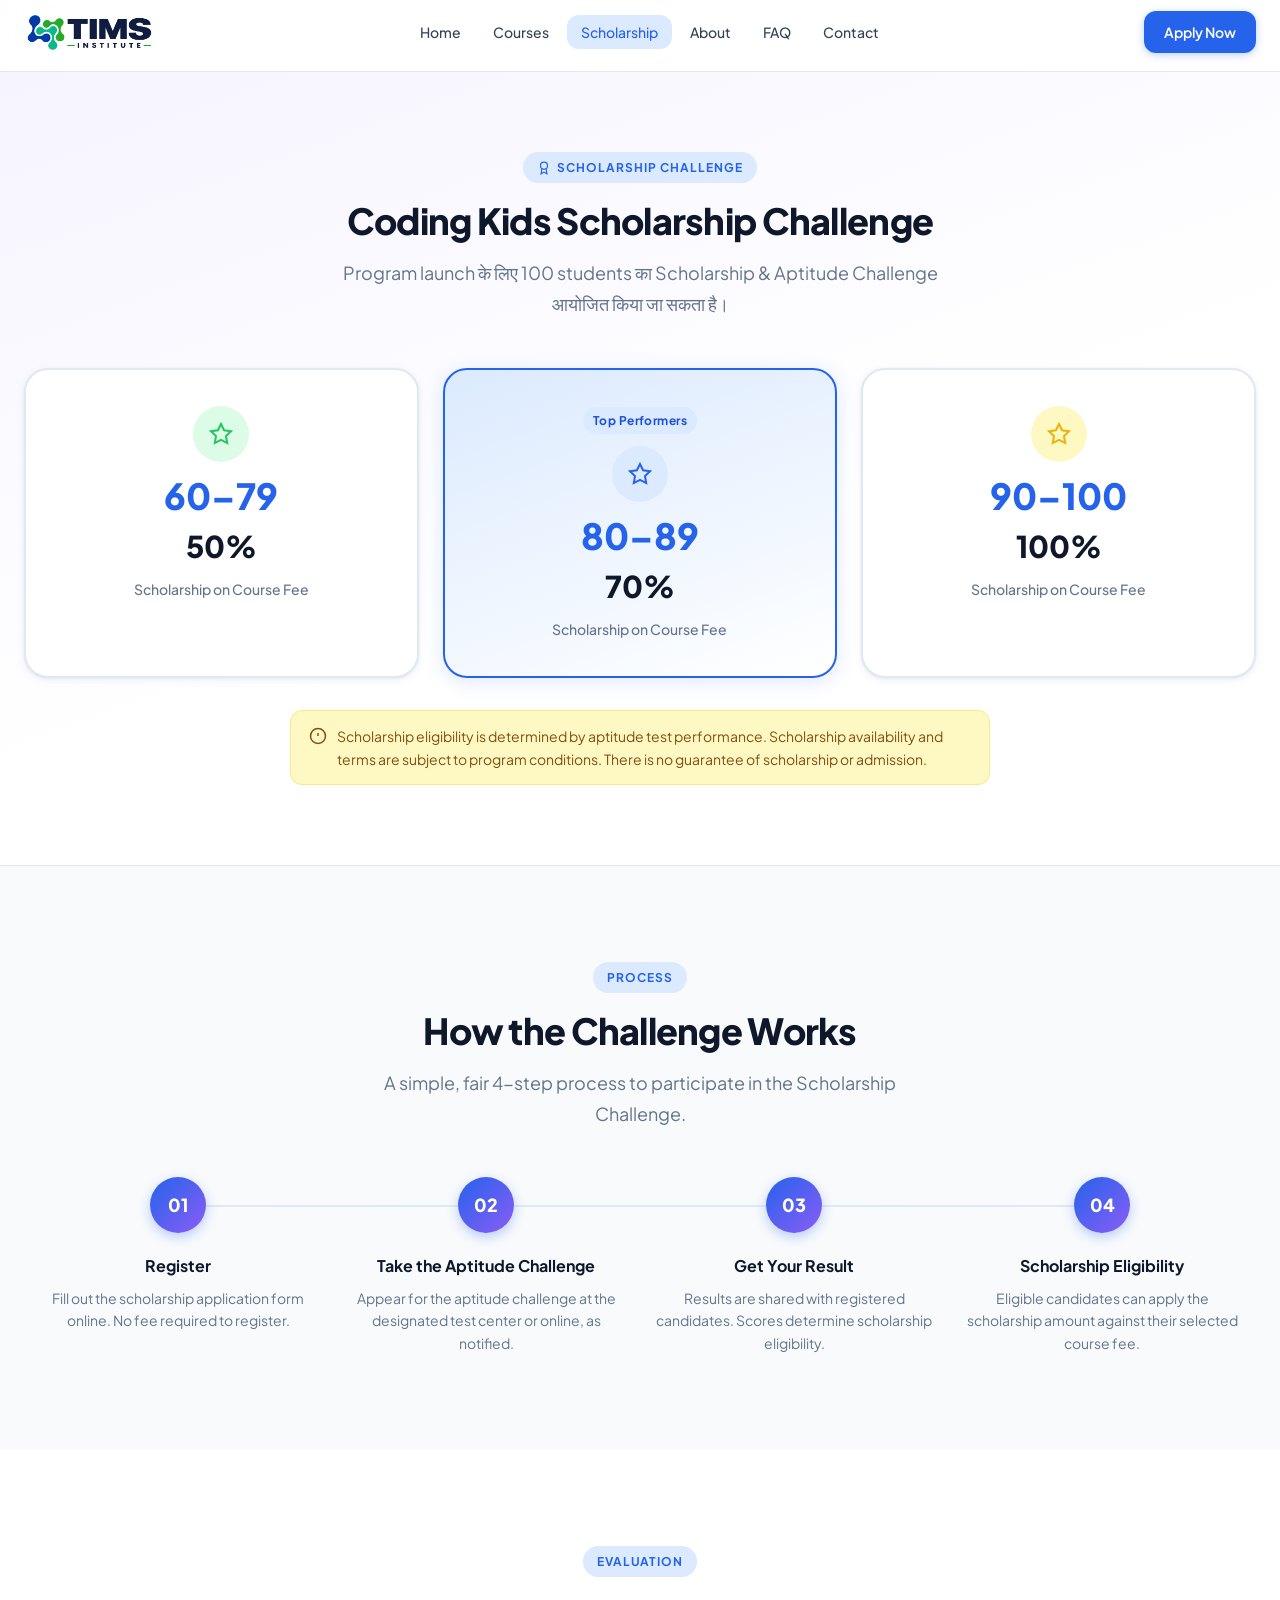
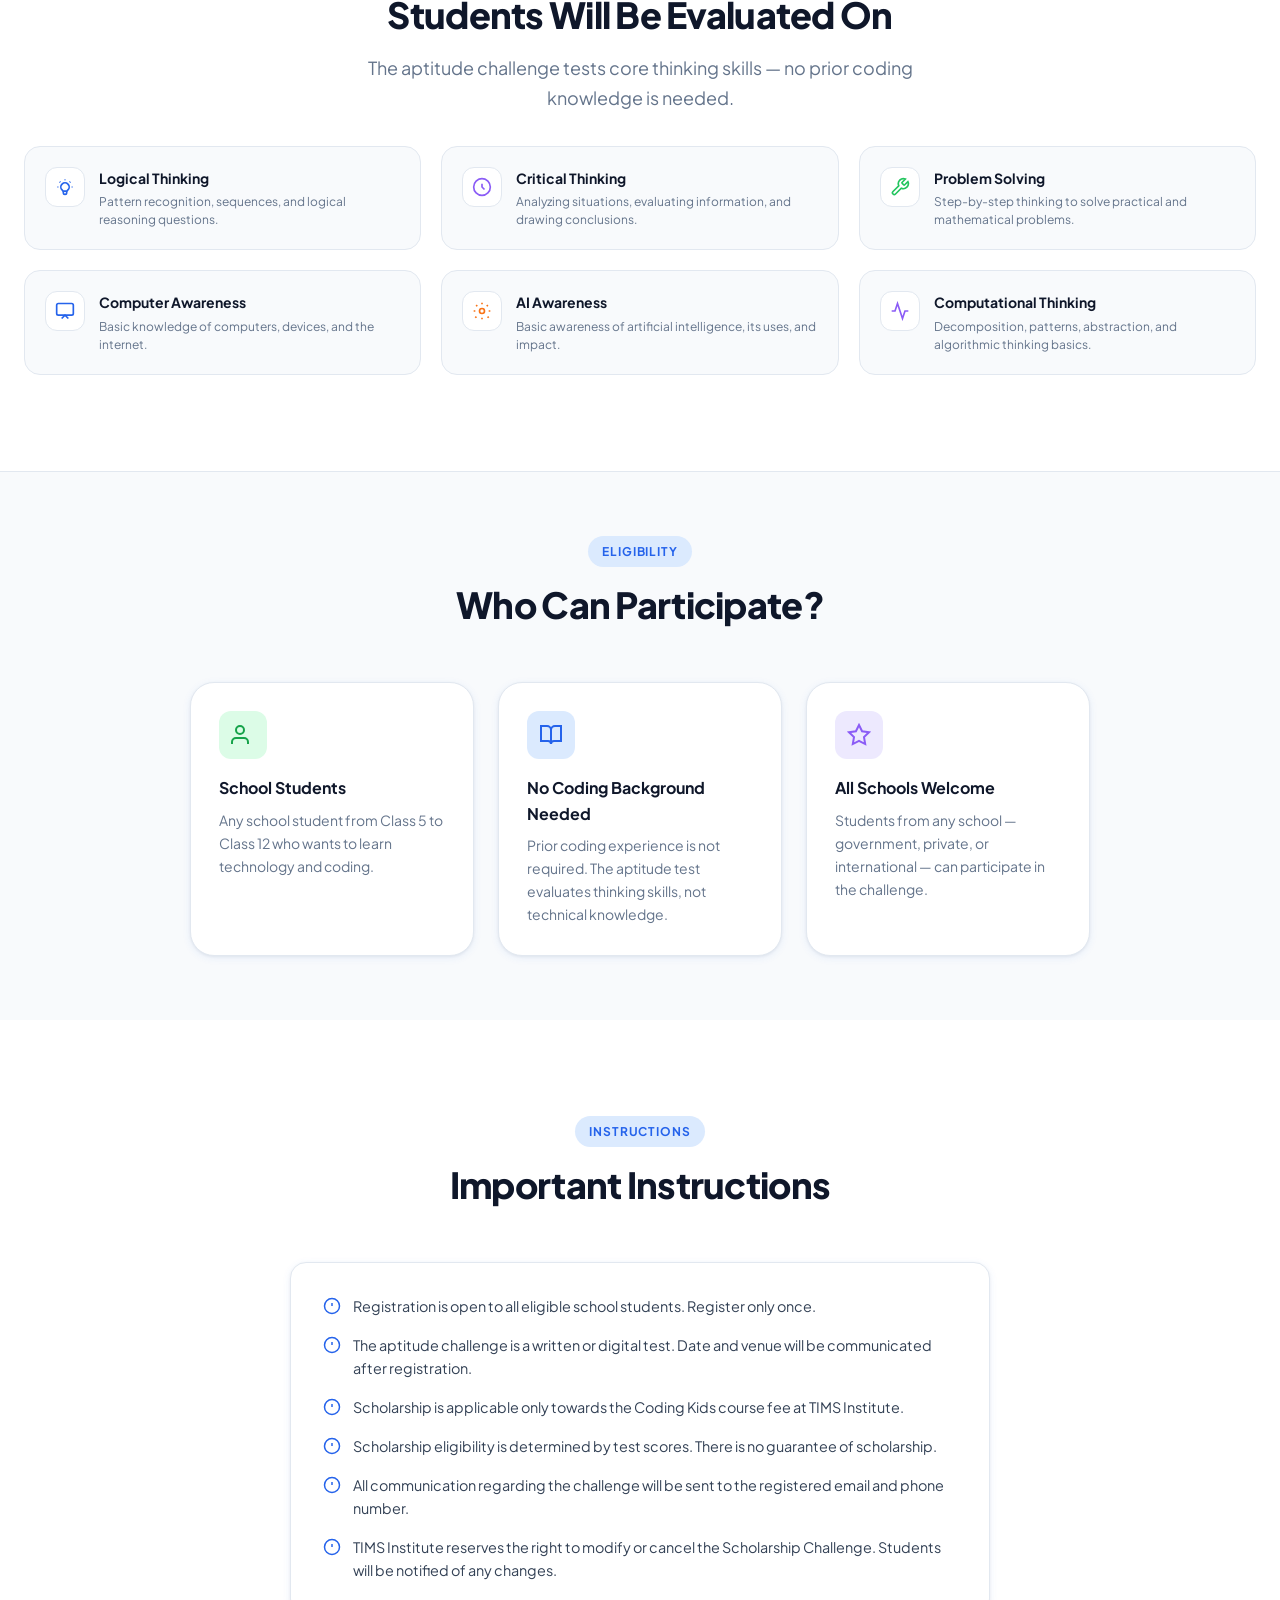
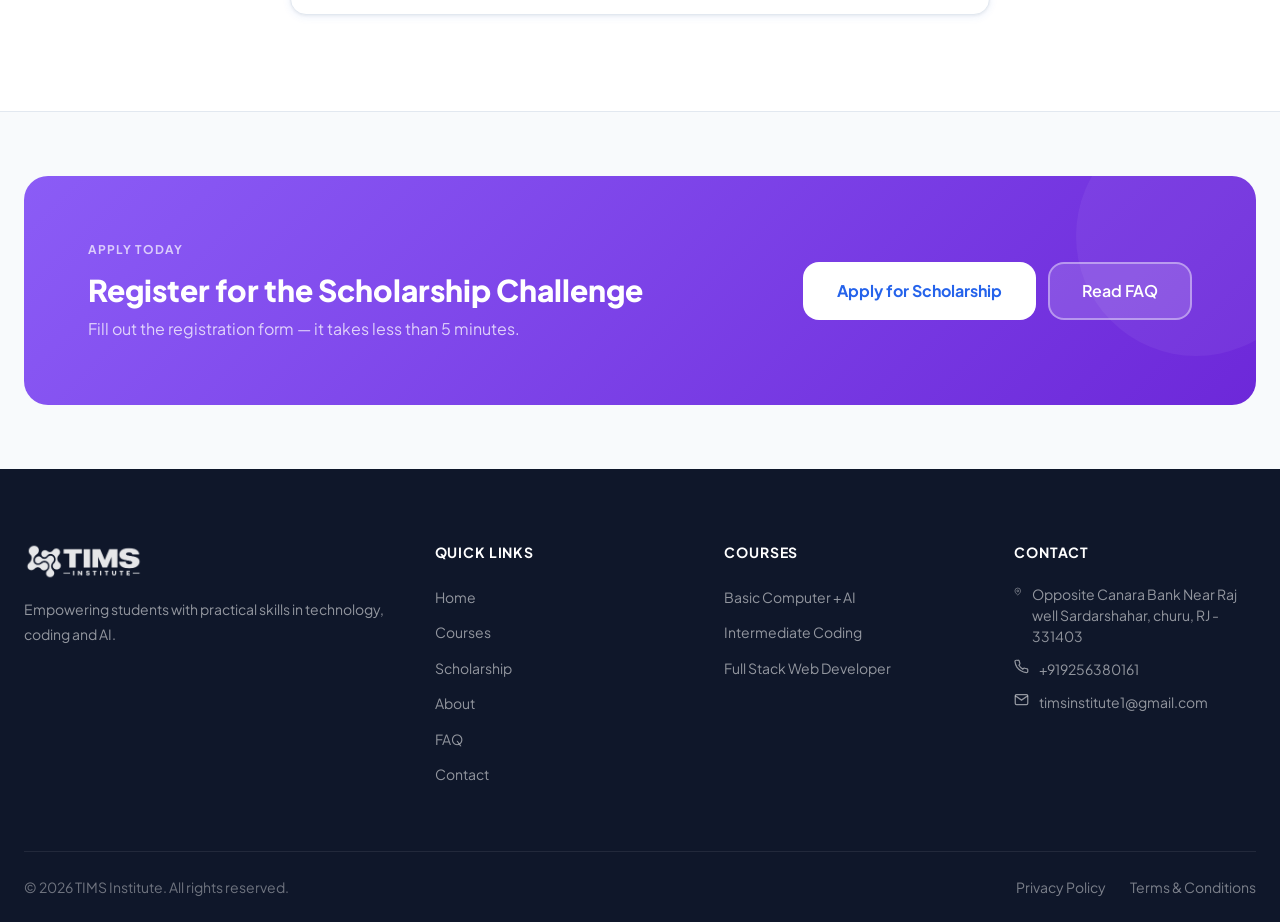
<file: scholarship.html>
<!DOCTYPE html>
<html lang="en">
<head>
  <meta charset="UTF-8" />
  <meta name="viewport" content="width=device-width, initial-scale=1.0" />
  <title>Scholarship Challenge — Coding Kids by TIMS Institute</title>
  <meta name="description" content="Apply for the Coding Kids Scholarship Challenge. Up to 100% scholarship based on aptitude test performance in logical thinking, problem solving, AI & computer awareness." />
  <link rel="icon" type="image/png" href="assets/images/icon.png" />
  <link rel="stylesheet" href="assets/css/style.css" />
</head>
<body>
  <header>
    <nav class="navbar" role="navigation" aria-label="Main navigation">
      <div class="container">
        <div class="navbar-inner">
          <a href="index.html" class="navbar-logo"><img src="assets/images/TimsLogo.png" alt="TIMS Institute" /></a>
          <ul class="navbar-nav" role="list">
            <li><a href="index.html">Home</a></li>
            <li><a href="courses.html">Courses</a></li>
            <li><a href="scholarship.html" class="active">Scholarship</a></li>
            <li><a href="about.html">About</a></li>
            <li><a href="faq.html">FAQ</a></li>
            <li><a href="contact.html">Contact</a></li>
          </ul>
          <div class="navbar-actions">
            <a href="apply.html" class="btn btn-primary">Apply Now</a>
            <button class="hamburger" aria-label="Open menu" aria-expanded="false"><span></span><span></span><span></span></button>
          </div>
        </div>
      </div>
    </nav>
    <div class="mobile-menu" id="mobile-menu">
      <div class="mobile-menu-panel">
        <nav class="mobile-menu-nav">
          <a href="index.html"><svg width="18" height="18" fill="none" stroke="currentColor" stroke-width="2" viewBox="0 0 24 24"><path d="M3 9l9-7 9 7v11a2 2 0 0 1-2 2H5a2 2 0 0 1-2-2z"/><polyline points="9 22 9 12 15 12 15 22"/></svg>Home</a>
          <a href="courses.html"><svg width="18" height="18" fill="none" stroke="currentColor" stroke-width="2" viewBox="0 0 24 24"><rect x="2" y="3" width="20" height="14" rx="2"/><polyline points="8 21 12 17 16 21"/></svg>Courses</a>
          <a href="scholarship.html" class="active"><svg width="18" height="18" fill="none" stroke="currentColor" stroke-width="2" viewBox="0 0 24 24"><circle cx="12" cy="8" r="6"/><path d="M15.477 12.89L17 22l-5-3-5 3 1.523-9.11"/></svg>Scholarship</a>
          <a href="about.html"><svg width="18" height="18" fill="none" stroke="currentColor" stroke-width="2" viewBox="0 0 24 24"><circle cx="12" cy="12" r="10"/><line x1="12" y1="8" x2="12" y2="12"/><line x1="12" y1="16" x2="12.01" y2="16"/></svg>About</a>
          <a href="faq.html"><svg width="18" height="18" fill="none" stroke="currentColor" stroke-width="2" viewBox="0 0 24 24"><circle cx="12" cy="12" r="10"/><path d="M9.09 9a3 3 0 0 1 5.83 1c0 2-3 3-3 3"/><line x1="12" y1="17" x2="12.01" y2="17"/></svg>FAQ</a>
          <a href="contact.html"><svg width="18" height="18" fill="none" stroke="currentColor" stroke-width="2" viewBox="0 0 24 24"><path d="M22 16.92v3a2 2 0 0 1-2.18 2 19.79 19.79 0 0 1-8.63-3.07A19.5 19.5 0 0 1 4.69 13a19.79 19.79 0 0 1-3.07-8.67A2 2 0 0 1 3.56 2h3a2 2 0 0 1 2 1.72c.127.96.361 1.903.7 2.81a2 2 0 0 1-.45 2.11L7.91 9.91a16 16 0 0 0 6.29 6.29l.91-.91a2 2 0 0 1 2.11-.45 12.84 12.84 0 0 0 2.81.7A2 2 0 0 1 22 16.92z"/></svg>Contact</a>
        </nav>
        <a href="apply.html" class="btn btn-primary btn-full">Apply Now</a>
      </div>
    </div>
  </header>

  <main>
    <!-- Hero -->
    <section class="scholarship-hero">
      <div class="container">
        <div class="section-header centered text-center">
          <span class="section-label">
            <svg width="14" height="14" fill="none" stroke="currentColor" stroke-width="2" viewBox="0 0 24 24"><circle cx="12" cy="8" r="6"/><path d="M15.477 12.89L17 22l-5-3-5 3 1.523-9.11"/></svg>
            Scholarship Challenge
          </span>
          <h1 class="section-title">Coding Kids Scholarship Challenge</h1>
          <p class="section-subtitle centered">Program launch के लिए 100 students का Scholarship &amp; Aptitude Challenge आयोजित किया जा सकता है।</p>
        </div>

        <div class="scholarship-levels">
          <div class="scholarship-level-card reveal">
            <div style="width:56px;height:56px;background:var(--green-light);border-radius:50%;display:flex;align-items:center;justify-content:center;margin:0 auto 16px">
              <svg width="24" height="24" fill="none" stroke="var(--green)" stroke-width="2" viewBox="0 0 24 24"><polygon points="12 2 15.09 8.26 22 9.27 17 14.14 18.18 21.02 12 17.77 5.82 21.02 7 14.14 2 9.27 8.91 8.26 12 2"/></svg>
            </div>
            <div class="scholarship-score">60–79</div>
            <div class="scholarship-percent">50%</div>
            <div class="scholarship-level-label">Scholarship on Course Fee</div>
          </div>
          <div class="scholarship-level-card featured reveal reveal-delay-1">
            <div style="margin-bottom:12px"><span class="badge badge-blue">Top Performers</span></div>
            <div style="width:56px;height:56px;background:var(--primary-light);border-radius:50%;display:flex;align-items:center;justify-content:center;margin:0 auto 16px">
              <svg width="24" height="24" fill="none" stroke="var(--primary)" stroke-width="2" viewBox="0 0 24 24"><polygon points="12 2 15.09 8.26 22 9.27 17 14.14 18.18 21.02 12 17.77 5.82 21.02 7 14.14 2 9.27 8.91 8.26 12 2"/></svg>
            </div>
            <div class="scholarship-score">80–89</div>
            <div class="scholarship-percent">70%</div>
            <div class="scholarship-level-label">Scholarship on Course Fee</div>
          </div>
          <div class="scholarship-level-card reveal reveal-delay-2">
            <div style="width:56px;height:56px;background:#fef9c3;border-radius:50%;display:flex;align-items:center;justify-content:center;margin:0 auto 16px">
              <svg width="24" height="24" fill="none" stroke="var(--accent-dark)" stroke-width="2" viewBox="0 0 24 24"><polygon points="12 2 15.09 8.26 22 9.27 17 14.14 18.18 21.02 12 17.77 5.82 21.02 7 14.14 2 9.27 8.91 8.26 12 2"/></svg>
            </div>
            <div class="scholarship-score">90–100</div>
            <div class="scholarship-percent">100%</div>
            <div class="scholarship-level-label">Scholarship on Course Fee</div>
          </div>
        </div>

        <div class="notice notice-warning reveal" style="max-width:700px;margin:32px auto 0">
          <svg width="18" height="18" fill="none" stroke="currentColor" stroke-width="2" viewBox="0 0 24 24" style="flex-shrink:0;margin-top:2px"><circle cx="12" cy="12" r="10"/><line x1="12" y1="8" x2="12" y2="12"/><line x1="12" y1="16" x2="12.01" y2="16"/></svg>
          <span>Scholarship eligibility is determined by aptitude test performance. Scholarship availability and terms are subject to program conditions. There is no guarantee of scholarship or admission.</span>
        </div>
      </div>
    </section>

    <!-- How it works -->
    <section class="section" style="background:var(--surface);border-top:1px solid var(--border)">
      <div class="container">
        <div class="section-header centered text-center">
          <span class="section-label">Process</span>
          <h2 class="section-title">How the Challenge Works</h2>
          <p class="section-subtitle centered">A simple, fair 4-step process to participate in the Scholarship Challenge.</p>
        </div>

        <div class="steps-grid reveal">
          <div class="step-item">
            <div class="step-number">01</div>
            <div class="step-title">Register</div>
            <div class="step-desc">Fill out the scholarship application form online. No fee required to register.</div>
          </div>
          <div class="step-item">
            <div class="step-number">02</div>
            <div class="step-title">Take the Aptitude Challenge</div>
            <div class="step-desc">Appear for the aptitude challenge at the designated test center or online, as notified.</div>
          </div>
          <div class="step-item">
            <div class="step-number">03</div>
            <div class="step-title">Get Your Result</div>
            <div class="step-desc">Results are shared with registered candidates. Scores determine scholarship eligibility.</div>
          </div>
          <div class="step-item">
            <div class="step-number">04</div>
            <div class="step-title">Scholarship Eligibility</div>
            <div class="step-desc">Eligible candidates can apply the scholarship amount against their selected course fee.</div>
          </div>
        </div>
      </div>
    </section>

    <!-- Test Areas -->
    <section class="section">
      <div class="container">
        <div class="section-header centered text-center">
          <span class="section-label">Evaluation</span>
          <h2 class="section-title">Students Will Be Evaluated On</h2>
          <p class="section-subtitle centered">The aptitude challenge tests core thinking skills — no prior coding knowledge is needed.</p>
        </div>

        <div class="test-areas-grid">
          <div class="test-area-card reveal">
            <div class="test-area-icon"><svg width="20" height="20" fill="none" stroke="var(--primary)" stroke-width="2" viewBox="0 0 24 24"><path d="M9.663 17h4.673M12 3v1m6.364 1.636l-.707.707M21 12h-1M4 12H3m3.343-5.657l-.707-.707m2.828 9.9a5 5 0 1 1 7.072 0l-.548.547A3.374 3.374 0 0 0 14 18.469V19a2 2 0 1 1-4 0v-.531c0-.895-.356-1.754-.988-2.386l-.548-.547z"/></svg></div>
            <div><div class="test-area-title">Logical Thinking</div><div class="test-area-desc">Pattern recognition, sequences, and logical reasoning questions.</div></div>
          </div>
          <div class="test-area-card reveal reveal-delay-1">
            <div class="test-area-icon"><svg width="20" height="20" fill="none" stroke="var(--purple)" stroke-width="2" viewBox="0 0 24 24"><circle cx="12" cy="12" r="10"/><path d="M12 8v4l3 3"/></svg></div>
            <div><div class="test-area-title">Critical Thinking</div><div class="test-area-desc">Analyzing situations, evaluating information, and drawing conclusions.</div></div>
          </div>
          <div class="test-area-card reveal reveal-delay-2">
            <div class="test-area-icon"><svg width="20" height="20" fill="none" stroke="var(--green)" stroke-width="2" viewBox="0 0 24 24"><path d="M14.7 6.3a1 1 0 0 0 0 1.4l1.6 1.6a1 1 0 0 0 1.4 0l3.77-3.77a6 6 0 0 1-7.94 7.94l-6.91 6.91a2.12 2.12 0 0 1-3-3l6.91-6.91a6 6 0 0 1 7.94-7.94l-3.76 3.76z"/></svg></div>
            <div><div class="test-area-title">Problem Solving</div><div class="test-area-desc">Step-by-step thinking to solve practical and mathematical problems.</div></div>
          </div>
          <div class="test-area-card reveal">
            <div class="test-area-icon"><svg width="20" height="20" fill="none" stroke="var(--primary)" stroke-width="2" viewBox="0 0 24 24"><rect x="2" y="3" width="20" height="14" rx="2"/><polyline points="8 21 12 17 16 21"/></svg></div>
            <div><div class="test-area-title">Computer Awareness</div><div class="test-area-desc">Basic knowledge of computers, devices, and the internet.</div></div>
          </div>
          <div class="test-area-card reveal reveal-delay-1">
            <div class="test-area-icon"><svg width="20" height="20" fill="none" stroke="var(--orange)" stroke-width="2" viewBox="0 0 24 24"><circle cx="12" cy="12" r="3"/><path d="M19.07 4.93l-1.41 1.41M5.34 18.66l-1.41 1.41M12 2v2M12 20v2M4.93 4.93l1.41 1.41M18.66 18.66l1.41 1.41M2 12h2M20 12h2"/></svg></div>
            <div><div class="test-area-title">AI Awareness</div><div class="test-area-desc">Basic awareness of artificial intelligence, its uses, and impact.</div></div>
          </div>
          <div class="test-area-card reveal reveal-delay-2">
            <div class="test-area-icon"><svg width="20" height="20" fill="none" stroke="var(--purple)" stroke-width="2" viewBox="0 0 24 24"><polyline points="22 12 18 12 15 21 9 3 6 12 2 12"/></svg></div>
            <div><div class="test-area-title">Computational Thinking</div><div class="test-area-desc">Decomposition, patterns, abstraction, and algorithmic thinking basics.</div></div>
          </div>
        </div>
      </div>
    </section>

    <!-- Who can participate -->
    <section class="section-sm" style="background:var(--surface);border-top:1px solid var(--border)">
      <div class="container">
        <div class="section-header centered text-center">
          <span class="section-label">Eligibility</span>
          <h2 class="section-title">Who Can Participate?</h2>
        </div>
        <div class="about-values-grid" style="max-width:900px;margin:40px auto 0">
          <div class="value-card reveal">
            <div class="value-icon green"><svg width="24" height="24" fill="none" stroke="currentColor" stroke-width="2" viewBox="0 0 24 24"><path d="M17 21v-2a4 4 0 0 0-4-4H5a4 4 0 0 0-4 4v2"/><circle cx="9" cy="7" r="4"/></svg></div>
            <div class="value-title">School Students</div>
            <div class="value-desc">Any school student from Class 5 to Class 12 who wants to learn technology and coding.</div>
          </div>
          <div class="value-card reveal reveal-delay-1">
            <div class="value-icon blue"><svg width="24" height="24" fill="none" stroke="currentColor" stroke-width="2" viewBox="0 0 24 24"><path d="M2 3h6a4 4 0 0 1 4 4v14a3 3 0 0 0-3-3H2z"/><path d="M22 3h-6a4 4 0 0 0-4 4v14a3 3 0 0 1 3-3h7z"/></svg></div>
            <div class="value-title">No Coding Background Needed</div>
            <div class="value-desc">Prior coding experience is not required. The aptitude test evaluates thinking skills, not technical knowledge.</div>
          </div>
          <div class="value-card reveal reveal-delay-2">
            <div class="value-icon purple"><svg width="24" height="24" fill="none" stroke="currentColor" stroke-width="2" viewBox="0 0 24 24"><polygon points="12 2 15.09 8.26 22 9.27 17 14.14 18.18 21.02 12 17.77 5.82 21.02 7 14.14 2 9.27 8.91 8.26 12 2"/></svg></div>
            <div class="value-title">All Schools Welcome</div>
            <div class="value-desc">Students from any school — government, private, or international — can participate in the challenge.</div>
          </div>
        </div>
      </div>
    </section>

    <!-- Important Instructions -->
    <section class="section">
      <div class="container">
        <div class="section-header centered text-center">
          <span class="section-label">Instructions</span>
          <h2 class="section-title">Important Instructions</h2>
        </div>
        <div style="max-width:700px;margin:40px auto 0">
          <div class="card" style="padding:32px">
            <ul style="display:flex;flex-direction:column;gap:16px;list-style:none">
              <li style="display:flex;align-items:flex-start;gap:12px;font-size:.9rem;color:var(--text-secondary);line-height:1.6">
                <svg width="18" height="18" fill="none" stroke="var(--primary)" stroke-width="2" viewBox="0 0 24 24" style="flex-shrink:0;margin-top:2px"><circle cx="12" cy="12" r="10"/><line x1="12" y1="8" x2="12" y2="12"/><line x1="12" y1="16" x2="12.01" y2="16"/></svg>
                Registration is open to all eligible school students. Register only once.
              </li>
              <li style="display:flex;align-items:flex-start;gap:12px;font-size:.9rem;color:var(--text-secondary);line-height:1.6">
                <svg width="18" height="18" fill="none" stroke="var(--primary)" stroke-width="2" viewBox="0 0 24 24" style="flex-shrink:0;margin-top:2px"><circle cx="12" cy="12" r="10"/><line x1="12" y1="8" x2="12" y2="12"/><line x1="12" y1="16" x2="12.01" y2="16"/></svg>
                The aptitude challenge is a written or digital test. Date and venue will be communicated after registration.
              </li>
              <li style="display:flex;align-items:flex-start;gap:12px;font-size:.9rem;color:var(--text-secondary);line-height:1.6">
                <svg width="18" height="18" fill="none" stroke="var(--primary)" stroke-width="2" viewBox="0 0 24 24" style="flex-shrink:0;margin-top:2px"><circle cx="12" cy="12" r="10"/><line x1="12" y1="8" x2="12" y2="12"/><line x1="12" y1="16" x2="12.01" y2="16"/></svg>
                Scholarship is applicable only towards the Coding Kids course fee at TIMS Institute.
              </li>
              <li style="display:flex;align-items:flex-start;gap:12px;font-size:.9rem;color:var(--text-secondary);line-height:1.6">
                <svg width="18" height="18" fill="none" stroke="var(--primary)" stroke-width="2" viewBox="0 0 24 24" style="flex-shrink:0;margin-top:2px"><circle cx="12" cy="12" r="10"/><line x1="12" y1="8" x2="12" y2="12"/><line x1="12" y1="16" x2="12.01" y2="16"/></svg>
                Scholarship eligibility is determined by test scores. There is no guarantee of scholarship.
              </li>
              <li style="display:flex;align-items:flex-start;gap:12px;font-size:.9rem;color:var(--text-secondary);line-height:1.6">
                <svg width="18" height="18" fill="none" stroke="var(--primary)" stroke-width="2" viewBox="0 0 24 24" style="flex-shrink:0;margin-top:2px"><circle cx="12" cy="12" r="10"/><line x1="12" y1="8" x2="12" y2="12"/><line x1="12" y1="16" x2="12.01" y2="16"/></svg>
                All communication regarding the challenge will be sent to the registered email and phone number.
              </li>
              <li style="display:flex;align-items:flex-start;gap:12px;font-size:.9rem;color:var(--text-secondary);line-height:1.6">
                <svg width="18" height="18" fill="none" stroke="var(--primary)" stroke-width="2" viewBox="0 0 24 24" style="flex-shrink:0;margin-top:2px"><circle cx="12" cy="12" r="10"/><line x1="12" y1="8" x2="12" y2="12"/><line x1="12" y1="16" x2="12.01" y2="16"/></svg>
                TIMS Institute reserves the right to modify or cancel the Scholarship Challenge. Students will be notified of any changes.
              </li>
            </ul>
          </div>
        </div>
      </div>
    </section>

    <!-- CTA -->
    <section class="section-sm" style="background:var(--surface);border-top:1px solid var(--border)">
      <div class="container">
        <div class="cta-banner reveal" style="background:linear-gradient(135deg,var(--purple) 0%,#6d28d9 100%)">
          <div class="cta-banner-content">
            <div class="cta-banner-label">Apply Today</div>
            <div class="cta-banner-title">Register for the Scholarship Challenge</div>
            <div class="cta-banner-sub">Fill out the registration form — it takes less than 5 minutes.</div>
          </div>
          <div class="cta-banner-actions">
            <a href="apply.html?scholarship=yes" class="btn btn-white btn-lg">Apply for Scholarship</a>
            <a href="faq.html" class="btn btn-lg" style="background:rgba(255,255,255,.15);color:#fff;border:2px solid rgba(255,255,255,.4)">Read FAQ</a>
          </div>
        </div>
      </div>
    </section>
  </main>

  <footer class="footer" role="contentinfo">
    <div class="container">
      <div class="footer-grid">
        <div><img src="assets/images/TimsLogo.png" alt="TIMS Institute" class="footer-brand-logo" /><p class="footer-brand-desc">Empowering students with practical skills in technology, coding and AI.</p></div>
        <div><h3 class="footer-heading">Quick Links</h3><ul class="footer-links"><li><a href="index.html">Home</a></li><li><a href="courses.html">Courses</a></li><li><a href="scholarship.html">Scholarship</a></li><li><a href="about.html">About</a></li><li><a href="faq.html">FAQ</a></li><li><a href="contact.html">Contact</a></li></ul></div>
        <div><h3 class="footer-heading">Courses</h3><ul class="footer-links"><li><a href="course-details.html?course=basic">Basic Computer + AI</a></li><li><a href="course-details.html?course=intermediate">Intermediate Coding</a></li><li><a href="course-details.html?course=fullstack">Full Stack Web Developer</a></li></ul></div>
        <div><h3 class="footer-heading">Contact</h3><div class="footer-contact-item"><svg width="15" height="15" fill="none" stroke="currentColor" stroke-width="2" viewBox="0 0 24 24"><path d="M21 10c0 7-9 13-9 13s-9-6-9-13a9 9 0 0 1 18 0z"/><circle cx="12" cy="10" r="3"/></svg>Opposite Canara Bank Near Raj well Sardarshahar, churu, RJ - 331403</div><div class="footer-contact-item"><svg width="15" height="15" fill="none" stroke="currentColor" stroke-width="2" viewBox="0 0 24 24"><path d="M22 16.92v3a2 2 0 0 1-2.18 2 19.79 19.79 0 0 1-8.63-3.07A19.5 19.5 0 0 1 4.69 13a19.79 19.79 0 0 1-3.07-8.67A2 2 0 0 1 3.56 2h3a2 2 0 0 1 2 1.72 12.84 12.84 0 0 0 .7 2.81 2 2 0 0 1-.45 2.11L7.91 9.91a16 16 0 0 0 6.29 6.29l.91-.91a2 2 0 0 1 2.11-.45 12.84 12.84 0 0 0 2.81.7A2 2 0 0 1 22 16.92z"/></svg>+919256380161</div><div class="footer-contact-item"><svg width="15" height="15" fill="none" stroke="currentColor" stroke-width="2" viewBox="0 0 24 24"><path d="M4 4h16c1.1 0 2 .9 2 2v12c0 1.1-.9 2-2 2H4c-1.1 0-2-.9-2-2V6c0-1.1.9-2 2-2z"/><polyline points="22,6 12,13 2,6"/></svg>timsinstitute1@gmail.com</div></div>
      </div>
      <div class="footer-bottom"><div class="footer-bottom-copy">&copy; 2026 TIMS Institute. All rights reserved.</div><div class="footer-bottom-links"><a href="#">Privacy Policy</a><a href="#">Terms &amp; Conditions</a></div></div>
    </div>
  </footer>
  <button class="back-to-top" aria-label="Back to top"><svg width="20" height="20" fill="none" stroke="currentColor" stroke-width="2.5" viewBox="0 0 24 24"><polyline points="18 15 12 9 6 15"/></svg></button>
  <script src="assets/js/main.js"></script>
</body>
</html>
</file>
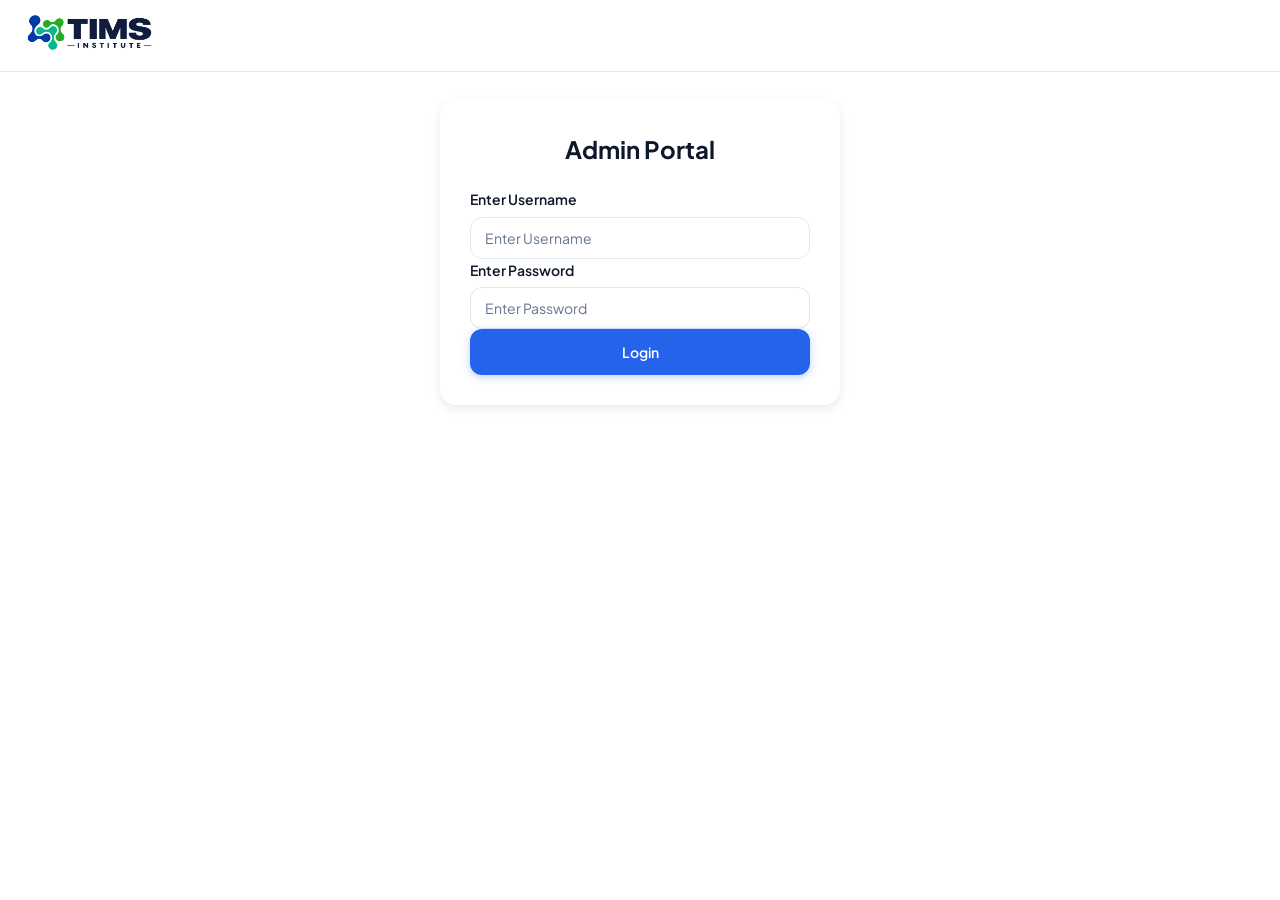
<file: admin/dashboard.html>
<!DOCTYPE html>
<html lang="en">

<head>
  <meta charset="UTF-8" />
  <meta name="viewport" content="width=device-width, initial-scale=1.0" />
  <title>Admin Dashboard — TIMS Institute</title>
  <link rel="icon" type="image/png" href="../assets/images/icon.png" />
  <link rel="stylesheet" href="../assets/css/style.css" />
  <style>
    body {
      margin: 0;
      padding: 0;
      overflow: hidden;
    }

    .dashboard {
      display: flex;
      height: calc(100vh - 70px);
      overflow: hidden;
    }

    .sidebar {
      width: 300px;
      border-right: 1px solid var(--border-color, #eaeaea);
      overflow-y: auto;
      background: var(--bg-card, #fff);
      padding: 20px;
    }

    .form-list-item {
      padding: 12px 15px;
      margin-bottom: 10px;
      background: var(--bg-body, #fafafa);
      border: 1px solid var(--border-color, #eaeaea);
      border-radius: var(--radius-md, 8px);
      cursor: pointer;
      display: flex;
      justify-content: space-between;
      align-items: center;
      transition: all 0.3s;
    }

    .form-list-item:hover,
    .form-list-item.active {
      border-color: var(--primary, #007bff);
      box-shadow: 0 0 0 1px var(--primary, #007bff);
    }

    .form-list-item .status {
      font-size: 0.8rem;
      padding: 2px 6px;
      border-radius: 10px;
      background: var(--muted, #6c757d);
      color: #fff;
    }

    .form-list-item .status.done {
      background: #28a745;
    }

    .content {
      flex: 1;
      padding: 30px;
      overflow-y: auto;
      background: var(--bg-body, #fafafa);
    }

    .form-details {
      background: var(--bg-card, #fff);
      padding: 30px;
      border-radius: var(--radius-lg, 12px);
      box-shadow: var(--shadow-sm, 0 2px 8px rgba(0, 0, 0, 0.05));
    }

    .detail-row {
      margin-bottom: 15px;
      border-bottom: 1px solid var(--border-color, #eaeaea);
      padding-bottom: 15px;
    }

    .detail-label {
      font-weight: 600;
      color: var(--muted, #6c757d);
      font-size: 0.9rem;
      margin-bottom: 5px;
    }

    .detail-value {
      font-size: 1.1rem;
    }

    .top-bar {
      display: flex;
      justify-content: space-between;
      align-items: center;
      margin-bottom: 20px;
    }

    .dropdown {
      position: relative;
      display: inline-block;
    }

    .dropdown-content {
      display: none;
      position: absolute;
      right: 0;
      background-color: var(--bg-card, #fff);
      min-width: 200px;
      box-shadow: var(--shadow-md, 0 4px 12px rgba(0, 0, 0, 0.1));
      border-radius: var(--radius-md, 8px);
      z-index: 10;
      overflow: hidden;
      border: 1px solid var(--border-color, #eaeaea);
    }

    .dropdown-content a {
      color: var(--text-color, #333);
      padding: 12px 16px;
      text-decoration: none;
      display: block;
      transition: background 0.3s;
    }

    .dropdown-content a:hover {
      background-color: var(--bg-body, #fafafa);
    }

    .dropdown:hover .dropdown-content {
      display: block;
      animation: fadeIn 0.2s ease-in-out;
    }

    @keyframes fadeIn {
      from {
        opacity: 0;
        transform: translateY(-10px);
      }

      to {
        opacity: 1;
        transform: translateY(0);
      }
    }
  </style>
</head>

<body>
  <header style="height: 70px; border-bottom: 1px solid var(--border-color, #eaeaea);">
    <nav class="navbar" role="navigation">
      <div class="container" style="max-width: 100%; padding: 0 30px;">
        <div class="navbar-inner">
          <a href="/" class="navbar-logo"><img src="../assets/images/TimsLogo.png" alt="TIMS Institute" /></a>
          <div class="navbar-actions">
            <button class="btn btn-outline" onclick="logout()">Logout</button>
          </div>
        </div>
      </div>
    </nav>
  </header>

  <main class="dashboard">
    <div class="sidebar" id="sidebar">
      <h3 style="margin-bottom: 20px;">Submissions</h3>
      <div id="form-list">Loading...</div>
    </div>
    <div class="content">
      <div class="top-bar">
        <h2>Form Details</h2>
        <div class="dropdown">
          <button class="btn btn-primary">Export ▼</button>
          <div class="dropdown-content">
            <a href="#" onclick="exportData('csv')">Google Sheet (CSV)</a>
            <a href="#" onclick="exportData('xlsx')">Microsoft Excel (CSV)</a>
          </div>
        </div>
      </div>
      <div class="form-details" id="form-details" style="display:none;">
        <!-- Details will be loaded here -->
      </div>
      <div id="no-selection" style="text-align:center; padding: 50px; color: var(--muted, #6c757d);">
        Select a form from the sidebar to view details.
      </div>
    </div>
  </main>

  <script>
    let formData = [];
    let currentForm = null;

    async function loadForms() {
      try {
        const token = localStorage.getItem('admin_token');
        if (!token) { window.location.href = '/admin'; return; }

        const res = await fetch('/api/forms', {
          headers: { 'Authorization': token }
        });
        if (res.ok) {
          const text = await res.text();
          try {
            formData = JSON.parse(text);
          } catch (e) {
            console.error("Failed to parse JSON:", text);
            document.getElementById('form-list').innerHTML = '<p style="color:red">Error parsing data.</p>';
            return;
          }
          renderSidebar();
        } else {
          localStorage.removeItem('admin_token');
          window.location.href = '/admin';
        }
      } catch (err) {
        console.error(err);
        document.getElementById('form-list').innerHTML = '<p style="color:red">Failed to load forms.</p>';
      }
    }

    function renderSidebar() {
      const list = document.getElementById('form-list');
      list.innerHTML = '';
      if (!Array.isArray(formData) || formData.length === 0) {
        list.innerHTML = '<p>No forms submitted yet.</p>';
        return;
      }
      formData.slice().reverse().forEach(form => {
        if (!form) return;
        const div = document.createElement('div');
        div.className = 'form-list-item';
        div.onclick = () => selectForm(form, div);

        const nameSpan = document.createElement('span');
        nameSpan.textContent = form.fullName || 'Anonymous';

        const statusSpan = document.createElement('span');
        statusSpan.className = 'status ' + (form.actionTaken ? 'done' : '');
        statusSpan.innerHTML = form.actionTaken ? '✔ Done' : 'Pending';

        div.appendChild(nameSpan);
        div.appendChild(statusSpan);
        list.appendChild(div);
      });
    }

    function selectForm(form, element) {
      currentForm = form;
      document.querySelectorAll('.form-list-item').forEach(el => el.classList.remove('active'));
      if (element) element.classList.add('active');

      document.getElementById('no-selection').style.display = 'none';
      const details = document.getElementById('form-details');
      details.style.display = 'block';

      let html = `<div style="display:flex; justify-content:space-between; align-items:center; margin-bottom:20px;">
                    <h3 style="margin:0;">${form.fullName || 'Details'}</h3>
                    ${!form.actionTaken ? `<button class="btn btn-primary" onclick="takeAction('${form.id}')">Action Taken For This Form</button>` : '<span style="color:green; font-weight:bold; display: flex; align-items: center; gap: 5px;"><svg width="20" height="20" fill="none" stroke="currentColor" stroke-width="2.5" viewBox="0 0 24 24"><polyline points="20 6 9 17 4 12"/></svg> Action Taken</span>'}
                  </div>`;

      for (let key in form) {
        if (key === 'actionTaken') continue;
        html += `<div class="detail-row">
                   <div class="detail-label">${key.toUpperCase()}</div>
                   <div class="detail-value">${form[key]}</div>
                 </div>`;
      }
      details.innerHTML = html;
    }

    async function takeAction(id) {
      const token = localStorage.getItem('admin_token');
      const res = await fetch(`/api/forms/${id}/action`, {
        method: 'POST',
        headers: { 'Authorization': token }
      });
      if (res.ok) {
        await loadForms();
        const updatedForm = formData.find(f => f.id === id);
        if (updatedForm) {
          // Re-render currently selected form
          const items = document.querySelectorAll('.form-list-item');
          let elToSelect = null;
          items.forEach(el => {
            if (el.textContent.includes(updatedForm.fullName) || el.textContent.includes('Anonymous')) {
              // This is a naive way to find the element, but good enough for simple use
              if (el.classList.contains('active')) elToSelect = el;
            }
          });
          selectForm(updatedForm, elToSelect);
        }
      }
    }

    function exportData(type) {
      if (!formData || formData.length === 0) return alert('No data to export');

      // Collect all possible keys from all forms
      const allKeys = new Set();
      formData.forEach(form => Object.keys(form).forEach(k => allKeys.add(k)));
      const headers = Array.from(allKeys);

      const csvRows = [];
      csvRows.push(headers.join(','));

      for (const row of formData) {
        const values = headers.map(header => {
          const val = row[header] !== undefined && row[header] !== null ? row[header].toString().replace(/"/g, '""') : '';
          return `"${val}"`;
        });
        csvRows.push(values.join(','));
      }

      const blob = new Blob([csvRows.join('\\n')], { type: 'text/csv' });
      const url = window.URL.createObjectURL(blob);
      const a = document.createElement('a');
      a.href = url;
      a.download = `FormData_${new Date().getTime()}.csv`;
      document.body.appendChild(a);
      a.click();
      document.body.removeChild(a);
    }

    function logout() {
      localStorage.removeItem('admin_token');
      window.location.href = '/admin';
    }

    window.onload = loadForms;
  </script>
</body>

</html>
</file>
<file: assets/css/style.css>
/* ============================================================
   CODING KIDS — TIMS Institute | Global Stylesheet
   ============================================================ */
@import url('https://fonts.googleapis.com/css2?family=Plus+Jakarta+Sans:ital,wght@0,300;0,400;0,500;0,600;0,700;0,800;1,400&display=swap');

/* ── CSS Variables ─────────────────────────────────── */
:root {
   --primary: #2563eb;
   --primary-dark: #1d4ed8;
   --primary-light: #dbeafe;
   --accent: #facc15;
   --accent-dark: #eab308;
   --green: #22c55e;
   --green-light: #dcfce7;
   --purple: #8b5cf6;
   --purple-light: #ede9fe;
   --orange: #f97316;
   --orange-light: #ffedd5;
   --text: #0f172a;
   --text-secondary: #334155;
   --muted: #64748b;
   --background: #ffffff;
   --surface: #f8fafc;
   --surface-2: #f1f5f9;
   --border: #e2e8f0;
   --border-focus: #93c5fd;
   --shadow-sm: 0 1px 3px 0 rgba(0, 0, 0, .06), 0 1px 2px -1px rgba(0, 0, 0, .04);
   --shadow-md: 0 4px 12px 0 rgba(0, 0, 0, .08), 0 2px 4px -2px rgba(0, 0, 0, .04);
   --shadow-lg: 0 10px 30px 0 rgba(0, 0, 0, .10), 0 4px 6px -4px rgba(0, 0, 0, .04);
   --shadow-xl: 0 20px 40px 0 rgba(0, 0, 0, .12);
   --shadow-card: 0 2px 8px rgba(37, 99, 235, .08), 0 1px 3px rgba(0, 0, 0, .06);
   --shadow-blue: 0 4px 20px rgba(37, 99, 235, .25);
   --radius-sm: 6px;
   --radius-md: 12px;
   --radius-lg: 16px;
   --radius-xl: 24px;
   --radius-full: 9999px;
   --font: 'Plus Jakarta Sans', system-ui, -apple-system, sans-serif;
   --section-gap: 96px;
   --content-max: 1280px;
   --nav-height: 72px;
   --transition: 0.2s ease;
   --transition-slow: 0.4s ease;
}

/* ── Reset ──────────────────────────────────────────── */
*,
*::before,
*::after {
   box-sizing: border-box;
   margin: 0;
   padding: 0
}

html {
   scroll-behavior: smooth;
   -webkit-text-size-adjust: 100%
}

body {
   font-family: var(--font);
   font-size: 1rem;
   color: var(--text);
   background: var(--background);
   line-height: 1.6;
   -webkit-font-smoothing: antialiased;
   overflow-x: hidden
}

img {
   max-width: 100%;
   height: auto;
   display: block
}

a {
   color: inherit;
   text-decoration: none
}

button {
   cursor: pointer;
   font-family: inherit
}

ul {
   list-style: none
}

/* ── Utils ──────────────────────────────────────────── */
.container {
   width: 100%;
   max-width: var(--content-max);
   margin: 0 auto;
   padding: 0 24px
}

.section {
   padding: var(--section-gap) 0
}

.section-sm {
   padding: 64px 0
}

.text-center {
   text-align: center
}

.text-primary {
   color: var(--primary)
}

.text-muted {
   color: var(--muted)
}

.section-label {
   display: inline-flex;
   align-items: center;
   gap: 6px;
   font-size: .75rem;
   font-weight: 700;
   letter-spacing: .08em;
   text-transform: uppercase;
   color: var(--primary);
   background: var(--primary-light);
   padding: 6px 14px;
   border-radius: var(--radius-full);
   margin-bottom: 16px
}

.section-title {
   font-size: 2.25rem;
   font-weight: 800;
   line-height: 1.2;
   letter-spacing: -.02em;
   color: var(--text);
   margin-bottom: 16px
}

.section-subtitle {
   font-size: 1.125rem;
   color: var(--muted);
   max-width: 600px;
   line-height: 1.7
}

.section-subtitle.centered {
   margin: 0 auto
}

.section-header {
   margin-bottom: 8px
}

.section-header.centered {
   text-align: center;
   display: flex;
   flex-direction: column;
   align-items: center
}

/* ── Buttons ────────────────────────────────────────── */
.btn {
   display: inline-flex;
   align-items: center;
   justify-content: center;
   gap: 8px;
   padding: 12px 24px;
   border-radius: var(--radius-md);
   font-size: .875rem;
   font-weight: 600;
   border: 2px solid transparent;
   transition: all var(--transition);
   white-space: nowrap;
   position: relative;
   overflow: hidden
}

.btn-primary {
   background: var(--primary);
   color: #fff;
   box-shadow: 0 2px 8px rgba(37, 99, 235, .30)
}

.btn-primary:hover {
   background: var(--primary-dark);
   transform: translateY(-1px);
   box-shadow: var(--shadow-blue)
}

.btn-outline {
   background: transparent;
   color: var(--primary);
   border-color: var(--primary)
}

.btn-outline:hover {
   background: var(--primary-light);
   transform: translateY(-1px)
}

.btn-accent {
   background: var(--accent);
   color: var(--text);
   box-shadow: 0 2px 8px rgba(250, 204, 21, .40)
}

.btn-accent:hover {
   background: var(--accent-dark);
   transform: translateY(-1px)
}

.btn-ghost {
   background: var(--surface);
   color: var(--text);
   border-color: var(--border)
}

.btn-ghost:hover {
   background: var(--surface-2);
   transform: translateY(-1px)
}

.btn-white {
   background: #fff;
   color: var(--primary);
   font-weight: 700
}

.btn-white:hover {
   background: var(--primary-light);
   transform: translateY(-1px)
}

.btn-lg {
   padding: 14px 32px;
   font-size: 1rem;
   border-radius: var(--radius-lg)
}

.btn-sm {
   padding: 8px 16px;
   font-size: .75rem;
   border-radius: var(--radius-sm)
}

.btn-full {
   width: 100%
}

.btn:disabled,
.btn.loading {
   opacity: .65;
   cursor: not-allowed;
   pointer-events: none
}

.btn.loading .btn-text {
   opacity: 0
}

.btn.loading::before {
   content: '';
   position: absolute;
   width: 18px;
   height: 18px;
   border: 2px solid currentColor;
   border-top-color: transparent;
   border-radius: 50%;
   animation: spin .7s linear infinite
}

@keyframes spin {
   to {
      transform: rotate(360deg)
   }
}

/* ── Card ───────────────────────────────────────────── */
.card {
   background: var(--background);
   border: 1px solid var(--border);
   border-radius: var(--radius-lg);
   box-shadow: var(--shadow-card);
   transition: all var(--transition-slow);
   overflow: hidden
}

.card:hover {
   transform: translateY(-4px);
   box-shadow: var(--shadow-lg);
   border-color: var(--border-focus)
}

/* ── Badge ──────────────────────────────────────────── */
.badge {
   display: inline-flex;
   align-items: center;
   gap: 4px;
   padding: 4px 10px;
   border-radius: var(--radius-full);
   font-size: .75rem;
   font-weight: 700;
   letter-spacing: .04em
}

.badge-green {
   background: var(--green-light);
   color: #15803d
}

.badge-blue {
   background: var(--primary-light);
   color: var(--primary-dark)
}

.badge-purple {
   background: var(--purple-light);
   color: #6d28d9
}

.badge-accent {
   background: #fef9c3;
   color: #854d0e
}

/* ══════════════════════════════════════════════════════
   NAVBAR
══════════════════════════════════════════════════════ */
.navbar {
   position: fixed;
   top: 0;
   left: 0;
   right: 0;
   z-index: 1000;
   height: var(--nav-height);
   background: rgba(255, 255, 255, .92);
   backdrop-filter: blur(16px);
   -webkit-backdrop-filter: blur(16px);
   border-bottom: 1px solid var(--border);
   transition: all var(--transition)
}

.navbar.scrolled {
   box-shadow: var(--shadow-md);
   background: rgba(255, 255, 255, .97)
}

.navbar-inner {
   display: flex;
   align-items: center;
   justify-content: space-between;
   height: 100%;
   padding-top: 10px
}

.navbar-logo {
   display: flex;
   align-items: center;
   flex-shrink: 0
}

.navbar-logo img {
   height: 44px;
   width: auto;
   object-fit: contain
}

.navbar-nav {
   display: flex;
   align-items: center;
   gap: 4px
}

.navbar-nav a {
   padding: 8px 14px;
   border-radius: var(--radius-md);
   font-size: .875rem;
   font-weight: 500;
   color: var(--text-secondary);
   transition: all var(--transition)
}

.navbar-nav a:hover,
.navbar-nav a.active {
   color: var(--primary);
   background: var(--primary-light)
}

.navbar-actions {
   display: flex;
   align-items: center;
   gap: 12px
}

.navbar-actions .btn {
   padding: 8px 18px
}

.hamburger {
   display: none;
   flex-direction: column;
   justify-content: center;
   gap: 5px;
   width: 40px;
   height: 40px;
   border: none;
   background: transparent;
   padding: 6px;
   border-radius: var(--radius-sm);
   transition: background var(--transition)
}

.hamburger:hover {
   background: var(--surface-2)
}

.hamburger span {
   display: block;
   height: 2px;
   background: var(--text);
   border-radius: 2px;
   transition: all var(--transition);
   transform-origin: center
}

.hamburger.open span:nth-child(1) {
   transform: translateY(7px) rotate(45deg)
}

.hamburger.open span:nth-child(2) {
   opacity: 0;
   transform: scaleX(0)
}

.hamburger.open span:nth-child(3) {
   transform: translateY(-7px) rotate(-45deg)
}

.mobile-menu {
   display: none;
   position: fixed;
   top: var(--nav-height);
   left: 0;
   right: 0;
   bottom: 0;
   background: rgba(0, 0, 0, .4);
   z-index: 999;
   opacity: 0;
   pointer-events: none;
   transition: opacity var(--transition)
}

.mobile-menu.open {
   opacity: 1;
   pointer-events: all
}

.mobile-menu-panel {
   background: var(--background);
   padding: 24px;
   max-height: calc(100vh - var(--nav-height));
   overflow-y: auto;
   border-bottom: 1px solid var(--border);
   transform: translateY(-20px);
   transition: transform var(--transition-slow)
}

.mobile-menu.open .mobile-menu-panel {
   transform: translateY(0)
}

.mobile-menu-nav {
   display: flex;
   flex-direction: column;
   gap: 4px;
   margin-bottom: 24px
}

.mobile-menu-nav a {
   display: flex;
   align-items: center;
   gap: 12px;
   padding: 12px 16px;
   border-radius: var(--radius-md);
   font-size: 1rem;
   font-weight: 500;
   color: var(--text);
   transition: all var(--transition)
}

.mobile-menu-nav a:hover,
.mobile-menu-nav a.active {
   background: var(--primary-light);
   color: var(--primary)
}

/* ══════════════════════════════════════════════════════
   HERO
══════════════════════════════════════════════════════ */
.hero {
   padding-top: calc(var(--nav-height) + 80px);
   padding-bottom: 80px;
   background: linear-gradient(160deg, #f0f7ff 0%, #ffffff 50%, #faf8ff 100%);
   overflow: hidden;
   position: relative
}

.hero::before {
   content: '';
   position: absolute;
   top: -200px;
   right: -200px;
   width: 600px;
   height: 600px;
   background: radial-gradient(circle, rgba(37, 99, 235, .06) 0%, transparent 70%);
   border-radius: 50%;
   pointer-events: none
}

.hero::after {
   content: '';
   position: absolute;
   bottom: -100px;
   left: -100px;
   width: 400px;
   height: 400px;
   background: radial-gradient(circle, rgba(139, 92, 246, .05) 0%, transparent 70%);
   border-radius: 50%;
   pointer-events: none
}

.hero-inner {
   display: grid;
   grid-template-columns: 1fr 1fr;
   gap: 64px;
   align-items: center
}

.hero-badge {
   display: inline-flex;
   align-items: center;
   gap: 8px;
   background: var(--primary-light);
   color: var(--primary-dark);
   border: 1px solid rgba(37, 99, 235, .2);
   padding: 6px 14px;
   border-radius: var(--radius-full);
   font-size: .75rem;
   font-weight: 700;
   letter-spacing: .06em;
   text-transform: uppercase;
   margin-bottom: 24px
}

.hero-title {
   font-size: clamp(2rem, 4vw, 3.25rem);
   font-weight: 800;
   line-height: 1.15;
   letter-spacing: -.03em;
   color: var(--text);
   margin-bottom: 16px
}

.hero-title .hindi-line {
   display: block;
   font-size: .72em;
   font-weight: 600;
   color: var(--muted);
   letter-spacing: 0;
   margin-bottom: 4px
}

.hero-title .highlight {
   color: var(--primary);
   position: relative
}

.hero-title .highlight::after {
   content: '';
   position: absolute;
   bottom: 2px;
   left: 0;
   right: 0;
   height: 4px;
   background: linear-gradient(90deg, var(--primary), var(--purple));
   border-radius: 4px;
   opacity: .35
}

.hero-description {
   font-size: 1.125rem;
   color: var(--muted);
   line-height: 1.75;
   margin-bottom: 36px;
   max-width: 520px
}

.hero-actions {
   display: flex;
   align-items: center;
   gap: 16px;
   flex-wrap: wrap;
   margin-bottom: 48px
}

.hero-stats {
   display: flex;
   gap: 32px;
   flex-wrap: wrap
}

.hero-stat-value {
   font-size: 1.5rem;
   font-weight: 800;
   color: var(--text);
   line-height: 1
}

.hero-stat-label {
   font-size: .75rem;
   color: var(--muted);
   font-weight: 500;
   margin-top: 4px
}

/* Hero Visual */
.hero-visual {
   position: relative;
   display: flex;
   align-items: center;
   justify-content: center
}

.hero-illustration {
   width: 100%;
   max-width: 480px;
   position: relative
}

.hero-card-stack {
   position: relative;
   padding: 20px
}

.hero-main-card {
   background: var(--background);
   border-radius: var(--radius-xl);
   box-shadow: var(--shadow-xl);
   border: 1px solid var(--border);
   padding: 28px;
   position: relative;
   z-index: 2
}

.hero-main-card-header {
   display: flex;
   align-items: center;
   gap: 12px;
   margin-bottom: 20px
}

.hero-card-icon {
   width: 44px;
   height: 44px;
   border-radius: var(--radius-md);
   display: flex;
   align-items: center;
   justify-content: center;
   flex-shrink: 0
}

.hero-card-icon.blue {
   background: var(--primary-light);
   color: var(--primary)
}

.hero-card-icon.green {
   background: var(--green-light);
   color: #16a34a
}

.hero-card-icon.purple {
   background: var(--purple-light);
   color: var(--purple)
}

.hero-code-lines {
   display: flex;
   flex-direction: column;
   gap: 8px
}

.hero-code-line {
   height: 10px;
   background: var(--surface-2);
   border-radius: 4px
}

.hero-code-line.w-80 {
   width: 80%
}

.hero-code-line.w-60 {
   width: 60%
}

.hero-code-line.w-90 {
   width: 90%
}

.hero-code-line.w-50 {
   width: 50%
}

.hero-code-line.accent {
   background: linear-gradient(90deg, var(--primary-light), var(--purple-light))
}

.hero-floating-badge {
   position: absolute;
   background: var(--background);
   border: 1px solid var(--border);
   border-radius: var(--radius-lg);
   box-shadow: var(--shadow-lg);
   padding: 12px 16px;
   display: flex;
   align-items: center;
   gap: 10px;
   font-size: .875rem;
   font-weight: 600;
   white-space: nowrap;
   z-index: 3
}

.hero-floating-badge.top-left {
   top: 0;
   left: 0;
   animation: floatCard1 4s ease-in-out infinite
}

.hero-floating-badge.bottom-right {
   bottom: 20px;
   right: 0;
   animation: floatCard2 4s ease-in-out infinite .5s
}

.hero-floating-badge.mid-left {
   top: 50%;
   left: -10px;
   transform: translateY(-50%);
   animation: floatCard3 4s ease-in-out infinite 1s
}

.floating-dot {
   width: 32px;
   height: 32px;
   border-radius: 50%;
   display: flex;
   align-items: center;
   justify-content: center;
   flex-shrink: 0
}

.floating-dot.blue {
   background: var(--primary-light);
   color: var(--primary)
}

.floating-dot.green {
   background: var(--green-light);
   color: #16a34a
}

.floating-dot.accent {
   background: #fef9c3;
   color: #854d0e
}

@keyframes floatCard1 {

   0%,
   100% {
      transform: translateY(0)
   }

   50% {
      transform: translateY(-8px)
   }
}

@keyframes floatCard2 {

   0%,
   100% {
      transform: translateY(0)
   }

   50% {
      transform: translateY(-6px)
   }
}

@keyframes floatCard3 {

   0%,
   100% {
      transform: translateY(-50%)
   }

   50% {
      transform: translateY(calc(-50% - 6px))
   }
}

/* ══════════════════════════════════════════════════════
   HIGHLIGHTS STRIP
══════════════════════════════════════════════════════ */
.highlights {
   background: var(--surface);
   border-top: 1px solid var(--border);
   border-bottom: 1px solid var(--border);
   padding: 40px 0
}

.highlights-grid {
   display: grid;
   grid-template-columns: repeat(3, 1fr);
   gap: 32px
}

.highlight-item {
   display: flex;
   align-items: flex-start;
   gap: 16px
}

.highlight-icon {
   width: 48px;
   height: 48px;
   border-radius: var(--radius-md);
   display: flex;
   align-items: center;
   justify-content: center;
   flex-shrink: 0
}

.highlight-icon.blue {
   background: var(--primary-light);
   color: var(--primary)
}

.highlight-icon.green {
   background: var(--green-light);
   color: #16a34a
}

.highlight-icon.purple {
   background: var(--purple-light);
   color: var(--purple)
}

.highlight-title {
   font-size: 1rem;
   font-weight: 700;
   color: var(--text);
   margin-bottom: 4px
}

.highlight-desc {
   font-size: .875rem;
   color: var(--muted);
   line-height: 1.6
}

/* ══════════════════════════════════════════════════════
   COURSES
══════════════════════════════════════════════════════ */
.courses-grid {
   display: grid;
   grid-template-columns: repeat(3, 1fr);
   gap: 28px;
   margin-top: 48px
}

.course-card {
   background: var(--background);
   border: 1px solid var(--border);
   border-radius: var(--radius-xl);
   box-shadow: var(--shadow-card);
   overflow: hidden;
   transition: all .35s ease;
   display: flex;
   flex-direction: column
}

.course-card:hover {
   transform: translateY(-6px);
   box-shadow: var(--shadow-lg)
}

.course-card.green-accent {
   border-top: 4px solid var(--green)
}

.course-card.blue-accent {
   border-top: 4px solid var(--primary)
}

.course-card.purple-accent {
   border-top: 4px solid var(--purple)
}

.course-card-header {
   padding: 28px 28px 0
}

.course-card-level {
   display: flex;
   align-items: center;
   justify-content: space-between;
   margin-bottom: 20px
}

.course-card-icon {
   width: 52px;
   height: 52px;
   border-radius: var(--radius-lg);
   display: flex;
   align-items: center;
   justify-content: center
}

.course-card-icon.green {
   background: var(--green-light);
   color: #16a34a
}

.course-card-icon.blue {
   background: var(--primary-light);
   color: var(--primary)
}

.course-card-icon.purple {
   background: var(--purple-light);
   color: var(--purple)
}

.course-card-title {
   font-size: 1.25rem;
   font-weight: 800;
   color: var(--text);
   margin-bottom: 8px;
   line-height: 1.3
}

.course-card-meta {
   display: flex;
   gap: 12px;
   flex-wrap: wrap;
   margin-bottom: 20px
}

.course-meta-item {
   display: flex;
   align-items: center;
   gap: 5px;
   font-size: .75rem;
   color: var(--muted);
   font-weight: 500
}

.course-card-body {
   padding: 20px 28px;
   flex: 1;
   display: flex;
   flex-direction: column
}

.course-topics-title {
   font-size: .75rem;
   font-weight: 700;
   text-transform: uppercase;
   letter-spacing: .06em;
   color: var(--muted);
   margin-bottom: 12px
}

.course-topics-list {
   display: flex;
   flex-direction: column;
   gap: 8px;
   flex: 1;
   margin-bottom: 20px
}

.course-topic-item {
   display: flex;
   align-items: center;
   gap: 8px;
   font-size: .875rem;
   color: var(--text-secondary)
}

.course-topic-item svg {
   flex-shrink: 0;
   color: var(--green)
}

.course-card-footer {
   padding: 20px 28px 28px;
   border-top: 1px solid var(--border);
   display: flex;
   align-items: center;
   justify-content: space-between;
   gap: 16px
}

.course-price-value {
   font-size: 1.5rem;
   font-weight: 800;
   color: var(--text);
   line-height: 1
}

.course-price-label {
   font-size: .75rem;
   color: var(--muted);
   font-weight: 500
}

/* ══════════════════════════════════════════════════════
   CTA BANNER
══════════════════════════════════════════════════════ */
.cta-banner {
   background: linear-gradient(135deg, var(--primary) 0%, var(--primary-dark) 50%, #1e3a8a 100%);
   border-radius: var(--radius-xl);
   padding: 64px;
   display: flex;
   align-items: center;
   justify-content: space-between;
   gap: 32px;
   position: relative;
   overflow: hidden
}

.cta-banner::before {
   content: '';
   position: absolute;
   top: -60px;
   right: -60px;
   width: 240px;
   height: 240px;
   background: rgba(255, 255, 255, .05);
   border-radius: 50%
}

.cta-banner-content {
   position: relative;
   z-index: 1
}

.cta-banner-label {
   font-size: .75rem;
   font-weight: 700;
   text-transform: uppercase;
   letter-spacing: .08em;
   color: rgba(255, 255, 255, .7);
   margin-bottom: 12px
}

.cta-banner-title {
   font-size: 1.875rem;
   font-weight: 800;
   color: #fff;
   line-height: 1.2;
   margin-bottom: 8px
}

.cta-banner-sub {
   font-size: 1rem;
   color: rgba(255, 255, 255, .75)
}

.cta-banner-actions {
   position: relative;
   z-index: 1;
   display: flex;
   gap: 12px;
   flex-shrink: 0;
   flex-wrap: wrap
}

/* ══════════════════════════════════════════════════════
   SCHOLARSHIP
══════════════════════════════════════════════════════ */
.scholarship-hero {
   padding-top: calc(var(--nav-height) + 80px);
   padding-bottom: 80px;
   background: linear-gradient(160deg, #f5f3ff 0%, #fff 60%)
}

.scholarship-levels {
   display: grid;
   grid-template-columns: repeat(3, 1fr);
   gap: 24px;
   margin-top: 48px
}

.scholarship-level-card {
   text-align: center;
   padding: 36px 24px;
   background: var(--background);
   border: 2px solid var(--border);
   border-radius: var(--radius-xl);
   box-shadow: var(--shadow-card);
   transition: all var(--transition-slow)
}

.scholarship-level-card:hover {
   transform: translateY(-4px);
   box-shadow: var(--shadow-lg)
}

.scholarship-level-card.featured {
   border-color: var(--primary);
   background: linear-gradient(160deg, var(--primary-light) 0%, #fff 100%);
   box-shadow: 0 4px 20px rgba(37, 99, 235, .15)
}

.scholarship-score {
   font-size: 2.25rem;
   font-weight: 800;
   color: var(--primary);
   line-height: 1;
   margin-bottom: 8px
}

.scholarship-percent {
   font-size: 1.875rem;
   font-weight: 800;
   color: var(--text);
   margin-bottom: 8px
}

.scholarship-level-label {
   font-size: .875rem;
   color: var(--muted);
   font-weight: 500
}

.steps-grid {
   display: grid;
   grid-template-columns: repeat(4, 1fr);
   gap: 0;
   position: relative;
   margin-top: 48px
}

.steps-grid::before {
   content: '';
   position: absolute;
   top: 28px;
   left: calc(12.5% + 28px);
   right: calc(12.5% + 28px);
   height: 2px;
   background: linear-gradient(90deg, var(--border), var(--primary-light), var(--border))
}

.step-item {
   text-align: center;
   padding: 0 16px;
   position: relative;
   z-index: 1
}

.step-number {
   width: 56px;
   height: 56px;
   background: linear-gradient(135deg, var(--primary), var(--purple));
   color: #fff;
   border-radius: 50%;
   display: flex;
   align-items: center;
   justify-content: center;
   font-size: 1.125rem;
   font-weight: 800;
   margin: 0 auto 20px;
   box-shadow: 0 4px 12px rgba(37, 99, 235, .3)
}

.step-title {
   font-size: 1rem;
   font-weight: 700;
   color: var(--text);
   margin-bottom: 8px
}

.step-desc {
   font-size: .875rem;
   color: var(--muted);
   line-height: 1.6
}

.test-areas-grid {
   display: grid;
   grid-template-columns: repeat(3, 1fr);
   gap: 20px;
   margin-top: 32px
}

.test-area-card {
   display: flex;
   align-items: flex-start;
   gap: 14px;
   padding: 20px;
   background: var(--surface);
   border: 1px solid var(--border);
   border-radius: var(--radius-lg);
   transition: all var(--transition)
}

.test-area-card:hover {
   border-color: var(--primary);
   background: var(--primary-light);
   transform: translateY(-2px);
   box-shadow: var(--shadow-md)
}

.test-area-icon {
   width: 40px;
   height: 40px;
   border-radius: var(--radius-md);
   display: flex;
   align-items: center;
   justify-content: center;
   flex-shrink: 0;
   background: var(--background);
   border: 1px solid var(--border)
}

.test-area-title {
   font-size: .875rem;
   font-weight: 700;
   color: var(--text);
   margin-bottom: 4px
}

.test-area-desc {
   font-size: .75rem;
   color: var(--muted);
   line-height: 1.5
}

/* ══════════════════════════════════════════════════════
   FORMS
══════════════════════════════════════════════════════ */
.form-section {
   padding-top: calc(var(--nav-height) + 48px);
   padding-bottom: 80px;
   background: var(--surface);
   min-height: 100vh
}

.form-container {
   max-width: 760px;
   margin: 0 auto
}

.form-header {
   margin-bottom: 40px;
   text-align: center
}

.form-card {
   background: var(--background);
   border: 1px solid var(--border);
   border-radius: var(--radius-xl);
   padding: 40px;
   box-shadow: var(--shadow-lg)
}

.form-section-title {
   font-size: 1rem;
   font-weight: 700;
   color: var(--text);
   padding: 14px 20px;
   background: var(--surface);
   border-radius: var(--radius-md);
   border-left: 4px solid var(--primary);
   margin-bottom: 24px;
   display: flex;
   align-items: center;
   gap: 10px
}

.form-grid {
   display: grid;
   gap: 20px;
   margin-bottom: 28px
}

.form-grid-2 {
   grid-template-columns: 1fr 1fr
}

.form-grid-3 {
   grid-template-columns: 1fr 1fr 1fr
}

.form-group {
   display: flex;
   flex-direction: column;
   gap: 6px
}

.form-group.full-width {
   grid-column: 1/-1
}

.form-label {
   font-size: .875rem;
   font-weight: 600;
   color: var(--text)
}

.form-label .required {
   color: #ef4444;
   margin-left: 2px
}

.form-control {
   width: 100%;
   padding: 11px 14px;
   border: 1.5px solid var(--border);
   border-radius: var(--radius-md);
   font-family: var(--font);
   font-size: .875rem;
   color: var(--text);
   background: var(--background);
   transition: all var(--transition);
   outline: none
}

.form-control:focus {
   border-color: var(--primary);
   box-shadow: 0 0 0 3px rgba(37, 99, 235, .12)
}

.form-control.error {
   border-color: #ef4444
}

.form-control.success {
   border-color: var(--green)
}

.form-control::placeholder {
   color: var(--muted)
}

select.form-control {
   cursor: pointer
}

textarea.form-control {
   resize: vertical;
   min-height: 100px
}

.form-help {
   font-size: .75rem;
   color: var(--muted)
}

.form-error {
   font-size: .75rem;
   color: #ef4444;
   display: none;
   align-items: center;
   gap: 4px
}

.form-error.visible {
   display: flex
}

.form-radio-group {
   display: flex;
   gap: 16px;
   flex-wrap: wrap
}

.form-radio-label {
   display: flex;
   align-items: center;
   gap: 8px;
   cursor: pointer;
   font-size: .875rem;
   font-weight: 500;
   color: var(--text);
   padding: 10px 16px;
   border: 1.5px solid var(--border);
   border-radius: var(--radius-md);
   transition: all var(--transition)
}

.form-radio-label input {
   display: none
}

.form-radio-label.selected {
   border-color: var(--primary);
   background: var(--primary-light);
   color: var(--primary)
}

.form-checkbox-label {
   display: flex;
   align-items: flex-start;
   gap: 10px;
   cursor: pointer;
   font-size: .875rem;
   color: var(--text-secondary);
   line-height: 1.5
}

.form-checkbox-label input[type="checkbox"] {
   width: 18px;
   height: 18px;
   flex-shrink: 0;
   accent-color: var(--primary);
   cursor: pointer;
   margin-top: 2px
}

.form-submit-row {
   margin-top: 32px;
   display: flex;
   align-items: center;
   justify-content: center
}

.conditional-section {
   display: none;
   padding: 20px;
   background: var(--surface);
   border-radius: var(--radius-lg);
   border: 1px solid var(--border);
   margin-top: 16px;
   grid-column: 1/-1
}

.conditional-section.visible {
   display: block
}

/* ══════════════════════════════════════════════════════
   FAQ
══════════════════════════════════════════════════════ */
.faq-section {
   padding-top: calc(var(--nav-height) + 48px)
}

.faq-list {
   max-width: 800px;
   margin: 48px auto 0;
   display: flex;
   flex-direction: column;
   gap: 12px
}

.faq-item {
   background: var(--background);
   border: 1px solid var(--border);
   border-radius: var(--radius-lg);
   overflow: hidden;
   transition: all var(--transition)
}

.faq-item.open {
   box-shadow: var(--shadow-md);
   border-color: var(--primary)
}

.faq-question {
   width: 100%;
   background: none;
   border: none;
   display: flex;
   align-items: center;
   justify-content: space-between;
   gap: 16px;
   padding: 20px 24px;
   text-align: left;
   font-family: var(--font);
   font-size: 1rem;
   font-weight: 600;
   color: var(--text);
   cursor: pointer;
   transition: all var(--transition)
}

.faq-question:hover {
   color: var(--primary)
}

.faq-item.open .faq-question {
   color: var(--primary)
}

.faq-icon {
   width: 24px;
   height: 24px;
   flex-shrink: 0;
   transition: transform var(--transition);
   color: var(--muted)
}

.faq-item.open .faq-icon {
   transform: rotate(45deg);
   color: var(--primary)
}

.faq-answer {
   max-height: 0;
   overflow: hidden;
   transition: max-height .35s ease, padding .25s ease;
   padding: 0 24px
}

.faq-answer.open {
   max-height: 600px;
   padding: 0 24px 20px
}

.faq-answer p {
   color: var(--muted);
   line-height: 1.75
}

/* ══════════════════════════════════════════════════════
   CONTACT
══════════════════════════════════════════════════════ */
.contact-page {
   padding-top: calc(var(--nav-height) + 64px)
}

.contact-grid {
   display: grid;
   grid-template-columns: 1fr 1.5fr;
   gap: 48px;
   align-items: start
}

.contact-info-card {
   background: var(--surface);
   border: 1px solid var(--border);
   border-radius: var(--radius-xl);
   padding: 32px
}

.contact-info-item {
   display: flex;
   align-items: flex-start;
   gap: 14px;
   padding: 16px 0;
   border-bottom: 1px solid var(--border)
}

.contact-info-item:last-child {
   border-bottom: none
}

.contact-info-icon {
   width: 40px;
   height: 40px;
   border-radius: var(--radius-md);
   display: flex;
   align-items: center;
   justify-content: center;
   flex-shrink: 0;
   background: var(--primary-light);
   color: var(--primary)
}

.contact-info-label {
   font-size: .75rem;
   font-weight: 700;
   text-transform: uppercase;
   letter-spacing: .06em;
   color: var(--muted);
   margin-bottom: 4px
}

.contact-info-value {
   font-size: .875rem;
   color: var(--text);
   font-weight: 500
}

.contact-form-card {
   background: var(--background);
   border: 1px solid var(--border);
   border-radius: var(--radius-xl);
   padding: 40px;
   box-shadow: var(--shadow-card)
}

/* ══════════════════════════════════════════════════════
   ABOUT
══════════════════════════════════════════════════════ */
.about-hero {
   padding-top: calc(var(--nav-height) + 80px);
   padding-bottom: 80px;
   background: linear-gradient(160deg, #f0f7ff 0%, #fff 60%)
}

.about-values-grid {
   display: grid;
   grid-template-columns: repeat(3, 1fr);
   gap: 24px;
   margin-top: 40px
}

.value-card {
   padding: 28px;
   background: var(--background);
   border: 1px solid var(--border);
   border-radius: var(--radius-xl);
   box-shadow: var(--shadow-card);
   transition: all var(--transition-slow)
}

.value-card:hover {
   transform: translateY(-4px);
   box-shadow: var(--shadow-lg)
}

.value-icon {
   width: 48px;
   height: 48px;
   border-radius: var(--radius-md);
   display: flex;
   align-items: center;
   justify-content: center;
   margin-bottom: 16px
}

.value-icon.blue {
   background: var(--primary-light);
   color: var(--primary)
}

.value-icon.green {
   background: var(--green-light);
   color: #16a34a
}

.value-icon.purple {
   background: var(--purple-light);
   color: var(--purple)
}

.value-icon.accent {
   background: #fef9c3;
   color: #854d0e
}

.value-icon.orange {
   background: var(--orange-light);
   color: var(--orange)
}

.value-title {
   font-size: 1rem;
   font-weight: 700;
   color: var(--text);
   margin-bottom: 8px
}

.value-desc {
   font-size: .875rem;
   color: var(--muted);
   line-height: 1.65
}

/* ══════════════════════════════════════════════════════
   COURSE DETAILS
══════════════════════════════════════════════════════ */
.course-details-hero {
   padding-top: calc(var(--nav-height) + 48px);
   padding-bottom: 48px
}

.course-details-layout {
   display: grid;
   grid-template-columns: 1fr 340px;
   gap: 40px;
   align-items: start
}

.course-sticky-card {
   position: sticky;
   top: calc(var(--nav-height) + 24px);
   background: var(--background);
   border: 1px solid var(--border);
   border-radius: var(--radius-xl);
   box-shadow: var(--shadow-lg);
   overflow: hidden
}

.course-sticky-header {
   padding: 24px;
   background: linear-gradient(135deg, var(--primary), var(--primary-dark));
   color: #fff
}

.course-sticky-price {
   font-size: 1.875rem;
   font-weight: 800;
   margin-bottom: 4px
}

.course-sticky-body {
   padding: 24px
}

.course-meta-row {
   display: flex;
   justify-content: space-between;
   align-items: center;
   padding: 10px 0;
   border-bottom: 1px solid var(--border);
   font-size: .875rem
}

.course-meta-row:last-of-type {
   border-bottom: none
}

.course-meta-key {
   color: var(--muted);
   font-weight: 500
}

.course-meta-val {
   color: var(--text);
   font-weight: 600
}

.roadmap {
   position: relative;
   padding-left: 32px;
   margin-top: 24px
}

.roadmap::before {
   content: '';
   position: absolute;
   left: 10px;
   top: 8px;
   bottom: 8px;
   width: 2px;
   background: linear-gradient(to bottom, var(--primary), var(--purple));
   border-radius: 2px
}

.roadmap-item {
   position: relative;
   margin-bottom: 24px
}

.roadmap-item::before {
   content: '';
   position: absolute;
   left: -26px;
   top: 6px;
   width: 12px;
   height: 12px;
   background: var(--primary);
   border-radius: 50%;
   border: 3px solid var(--background);
   box-shadow: 0 0 0 2px var(--primary)
}

.roadmap-month {
   font-size: .75rem;
   font-weight: 700;
   text-transform: uppercase;
   letter-spacing: .06em;
   color: var(--primary);
   margin-bottom: 6px
}

.roadmap-title {
   font-size: 1rem;
   font-weight: 700;
   color: var(--text);
   margin-bottom: 4px
}

.roadmap-desc {
   font-size: .875rem;
   color: var(--muted);
   line-height: 1.6
}

/* ══════════════════════════════════════════════════════
   FOOTER
══════════════════════════════════════════════════════ */
.footer {
   background: #0f172a;
   color: rgba(255, 255, 255, .75);
   padding: 72px 0 0
}

.footer-grid {
   display: grid;
   grid-template-columns: 1.5fr 1fr 1fr 1fr;
   gap: 48px;
   margin-bottom: 64px
}

.footer-brand-logo {
   height: 40px;
   width: auto;
   object-fit: contain;
   margin-bottom: 16px;
   filter: brightness(0) invert(1);
   opacity: .9
}

.footer-brand-desc {
   font-size: .875rem;
   line-height: 1.75;
   color: rgba(255, 255, 255, .55);
   margin-bottom: 24px
}

.social-links {
   display: flex;
   gap: 10px
}

.social-link {
   width: 36px;
   height: 36px;
   border-radius: var(--radius-sm);
   background: rgba(255, 255, 255, .08);
   border: 1px solid rgba(255, 255, 255, .1);
   display: flex;
   align-items: center;
   justify-content: center;
   color: rgba(255, 255, 255, .6);
   transition: all var(--transition)
}

.social-link:hover {
   background: var(--primary);
   border-color: var(--primary);
   color: #fff;
   transform: translateY(-2px)
}

.footer-heading {
   font-size: .875rem;
   font-weight: 700;
   color: #fff;
   text-transform: uppercase;
   letter-spacing: .06em;
   margin-bottom: 20px
}

.footer-links {
   display: flex;
   flex-direction: column;
   gap: 10px
}

.footer-links a {
   font-size: .875rem;
   color: rgba(255, 255, 255, .55);
   transition: color var(--transition)
}

.footer-links a:hover {
   color: #fff
}

.footer-contact-item {
   display: flex;
   align-items: flex-start;
   gap: 10px;
   font-size: .875rem;
   color: rgba(255, 255, 255, .55);
   margin-bottom: 12px;
   line-height: 1.5
}

.footer-bottom {
   border-top: 1px solid rgba(255, 255, 255, .08);
   padding: 24px 0;
   display: flex;
   align-items: center;
   justify-content: space-between;
   flex-wrap: wrap;
   gap: 16px
}

.footer-bottom-copy {
   font-size: .875rem;
   color: rgba(255, 255, 255, .4)
}

.footer-bottom-links {
   display: flex;
   gap: 24px
}

.footer-bottom-links a {
   font-size: .875rem;
   color: rgba(255, 255, 255, .45);
   transition: color var(--transition)
}

.footer-bottom-links a:hover {
   color: #fff
}

/* ══════════════════════════════════════════════════════
   MODAL & TOAST
══════════════════════════════════════════════════════ */
.modal-overlay {
   position: fixed;
   inset: 0;
   background: rgba(15, 23, 42, .6);
   backdrop-filter: blur(6px);
   z-index: 2000;
   display: flex;
   align-items: center;
   justify-content: center;
   padding: 24px;
   opacity: 0;
   pointer-events: none;
   transition: opacity var(--transition)
}

.modal-overlay.open {
   opacity: 1;
   pointer-events: all
}

.modal {
   background: var(--background);
   border-radius: var(--radius-xl);
   box-shadow: var(--shadow-xl);
   width: 100%;
   max-width: 500px;
   padding: 40px;
   text-align: center;
   transform: scale(.9) translateY(20px);
   transition: transform var(--transition-slow)
}

.modal-overlay.open .modal {
   transform: scale(1) translateY(0)
}

.modal-icon {
   width: 72px;
   height: 72px;
   border-radius: 50%;
   display: flex;
   align-items: center;
   justify-content: center;
   margin: 0 auto 24px;
   background: var(--green-light);
   color: var(--green)
}

.modal-title {
   font-size: 1.5rem;
   font-weight: 800;
   color: var(--text);
   margin-bottom: 12px
}

.modal-body {
   color: var(--muted);
   line-height: 1.7;
   margin-bottom: 24px
}

.modal-app-id {
   display: inline-block;
   font-size: 1.25rem;
   font-weight: 800;
   color: var(--primary);
   background: var(--primary-light);
   padding: 10px 24px;
   border-radius: var(--radius-md);
   font-family: 'Courier New', monospace;
   letter-spacing: .1em;
   margin-bottom: 20px
}

.modal-disclaimer {
   font-size: .75rem;
   color: var(--muted);
   background: var(--surface);
   border: 1px solid var(--border);
   border-radius: var(--radius-md);
   padding: 12px 16px;
   line-height: 1.6;
   margin-bottom: 24px
}

.toast-container {
   position: fixed;
   bottom: 24px;
   right: 24px;
   z-index: 3000;
   display: flex;
   flex-direction: column;
   gap: 10px
}

.toast {
   background: var(--text);
   color: #fff;
   padding: 14px 20px;
   border-radius: var(--radius-lg);
   font-size: .875rem;
   font-weight: 500;
   box-shadow: var(--shadow-xl);
   display: flex;
   align-items: center;
   gap: 10px;
   transform: translateX(120%);
   transition: transform .35s ease;
   max-width: 360px
}

.toast.show {
   transform: translateX(0)
}

.toast.success {
   background: #16a34a
}

.toast.error {
   background: #dc2626
}

/* ══════════════════════════════════════════════════════
   MISC COMPONENTS
══════════════════════════════════════════════════════ */
.back-to-top {
   position: fixed;
   bottom: 32px;
   right: 32px;
   width: 44px;
   height: 44px;
   background: var(--primary);
   color: #fff;
   border: none;
   border-radius: 50%;
   display: flex;
   align-items: center;
   justify-content: center;
   box-shadow: var(--shadow-blue);
   cursor: pointer;
   opacity: 0;
   pointer-events: none;
   transform: translateY(12px);
   transition: all var(--transition);
   z-index: 900
}

.back-to-top.visible {
   opacity: 1;
   pointer-events: all;
   transform: translateY(0)
}

.back-to-top:hover {
   background: var(--primary-dark);
   transform: translateY(-2px)
}

.reveal {
   opacity: 0;
   transform: translateY(28px);
   transition: opacity .6s ease, transform .6s ease
}

.reveal.visible {
   opacity: 1;
   transform: translateY(0)
}

.reveal-delay-1 {
   transition-delay: .1s
}

.reveal-delay-2 {
   transition-delay: .2s
}

.reveal-delay-3 {
   transition-delay: .3s
}

.reveal-delay-4 {
   transition-delay: .4s
}

.page-hero {
   padding-top: calc(var(--nav-height) + 40px);
   padding-bottom: 40px;
   background: linear-gradient(160deg, var(--surface) 0%, var(--background) 100%);
   border-bottom: 1px solid var(--border)
}

.page-hero-label {
   font-size: .75rem;
   font-weight: 700;
   letter-spacing: .08em;
   text-transform: uppercase;
   color: var(--primary);
   margin-bottom: 12px
}

.page-hero-title {
   font-size: 2.25rem;
   font-weight: 800;
   color: var(--text);
   line-height: 1.2;
   letter-spacing: -.02em;
   margin-bottom: 16px
}

.page-hero-sub {
   font-size: 1.125rem;
   color: var(--muted);
   max-width: 600px;
   line-height: 1.7
}

.breadcrumb {
   display: flex;
   align-items: center;
   gap: 8px;
   font-size: .875rem;
   color: var(--muted);
   margin-bottom: 20px
}

.breadcrumb a {
   color: var(--primary)
}

.notice {
   padding: 14px 18px;
   border-radius: var(--radius-md);
   font-size: .875rem;
   line-height: 1.6;
   display: flex;
   align-items: flex-start;
   gap: 10px
}

.notice-info {
   background: var(--primary-light);
   color: var(--primary-dark);
   border: 1px solid rgba(37, 99, 235, .2)
}

.notice-warning {
   background: #fef9c3;
   color: #854d0e;
   border: 1px solid #fde68a
}

.divider {
   height: 1px;
   background: var(--border);
   margin: 32px 0
}

/* ══════════════════════════════════════════════════════
   RESPONSIVE
══════════════════════════════════════════════════════ */
@media (max-width:1024px) {
   :root {
      --section-gap: 72px;
      --content-max: 960px
   }

   .hero-inner {
      grid-template-columns: 1fr;
      gap: 48px
   }

   .hero-visual {
      order: -1;
      max-width: 440px;
      margin: 0 auto
   }

   .hero-title {
      font-size: 2.25rem
   }

   .courses-grid {
      grid-template-columns: 1fr 1fr
   }

   .highlights-grid {
      grid-template-columns: 1fr;
      gap: 20px
   }

   .footer-grid {
      grid-template-columns: 1fr 1fr;
      gap: 40px
   }

   .steps-grid {
      grid-template-columns: repeat(2, 1fr);
      gap: 32px
   }

   .steps-grid::before {
      display: none
   }

   .scholarship-levels {
      grid-template-columns: 1fr 1fr 1fr
   }

   .test-areas-grid {
      grid-template-columns: 1fr 1fr
   }

   .course-details-layout {
      grid-template-columns: 1fr
   }

   .course-sticky-card {
      position: static
   }

   .contact-grid {
      grid-template-columns: 1fr
   }

   .about-values-grid {
      grid-template-columns: 1fr 1fr
   }

   .cta-banner {
      padding: 48px;
      flex-direction: column;
      align-items: flex-start
   }
}

@media (max-width:768px) {
   :root {
      --section-gap: 56px;
      --nav-height: 64px
   }

   .container {
      padding: 0 16px
   }

   .navbar-nav {
      display: none
   }

   .navbar-actions .btn {
      display: none
   }

   .hamburger {
      display: flex
   }

   .mobile-menu {
      display: block
   }

   .navbar-logo img {
      height: 36px
   }

   .hero {
      padding-top: calc(var(--nav-height) + 48px);
      padding-bottom: 48px
   }

   .hero-title {
      font-size: 1.875rem
   }

   .hero-description {
      font-size: 1rem
   }

   .hero-actions {
      flex-direction: column;
      align-items: flex-start
   }

   .hero-floating-badge.mid-left {
      display: none
   }

   .section-title {
      font-size: 1.875rem
   }

   .page-hero-title {
      font-size: 1.875rem
   }

   .courses-grid {
      grid-template-columns: 1fr
   }

   .scholarship-levels {
      grid-template-columns: 1fr;
      gap: 16px
   }

   .steps-grid {
      grid-template-columns: 1fr;
      gap: 24px
   }

   .test-areas-grid {
      grid-template-columns: 1fr
   }

   .form-grid-2 {
      grid-template-columns: 1fr
   }

   .form-grid-3 {
      grid-template-columns: 1fr
   }

   .form-card {
      padding: 24px
   }

   .footer-grid {
      grid-template-columns: 1fr;
      gap: 32px
   }

   .footer-bottom {
      flex-direction: column;
      align-items: flex-start;
      gap: 12px
   }

   .cta-banner {
      padding: 36px 24px;
      border-radius: var(--radius-lg)
   }

   .cta-banner-title {
      font-size: 1.5rem
   }

   .cta-banner-actions {
      flex-direction: column;
      width: 100%
   }

   .about-values-grid {
      grid-template-columns: 1fr
   }

   .back-to-top {
      bottom: 20px;
      right: 16px
   }

   .toast-container {
      right: 16px;
      bottom: 16px
   }
}

@media (max-width:375px) {
   .hero-title {
      font-size: 1.625rem
   }

   .section-title {
      font-size: 1.5rem
   }

   .btn-lg {
      padding: 12px 20px;
      font-size: .875rem
   }

   .form-radio-group {
      flex-direction: column
   }
}

@media (prefers-reduced-motion:reduce) {

   *,
   *::before,
   *::after {
      animation-duration: .01ms !important;
      transition-duration: .01ms !important
   }

   .reveal {
      opacity: 1;
      transform: none
   }

   html {
      scroll-behavior: auto
   }
}
</file>
